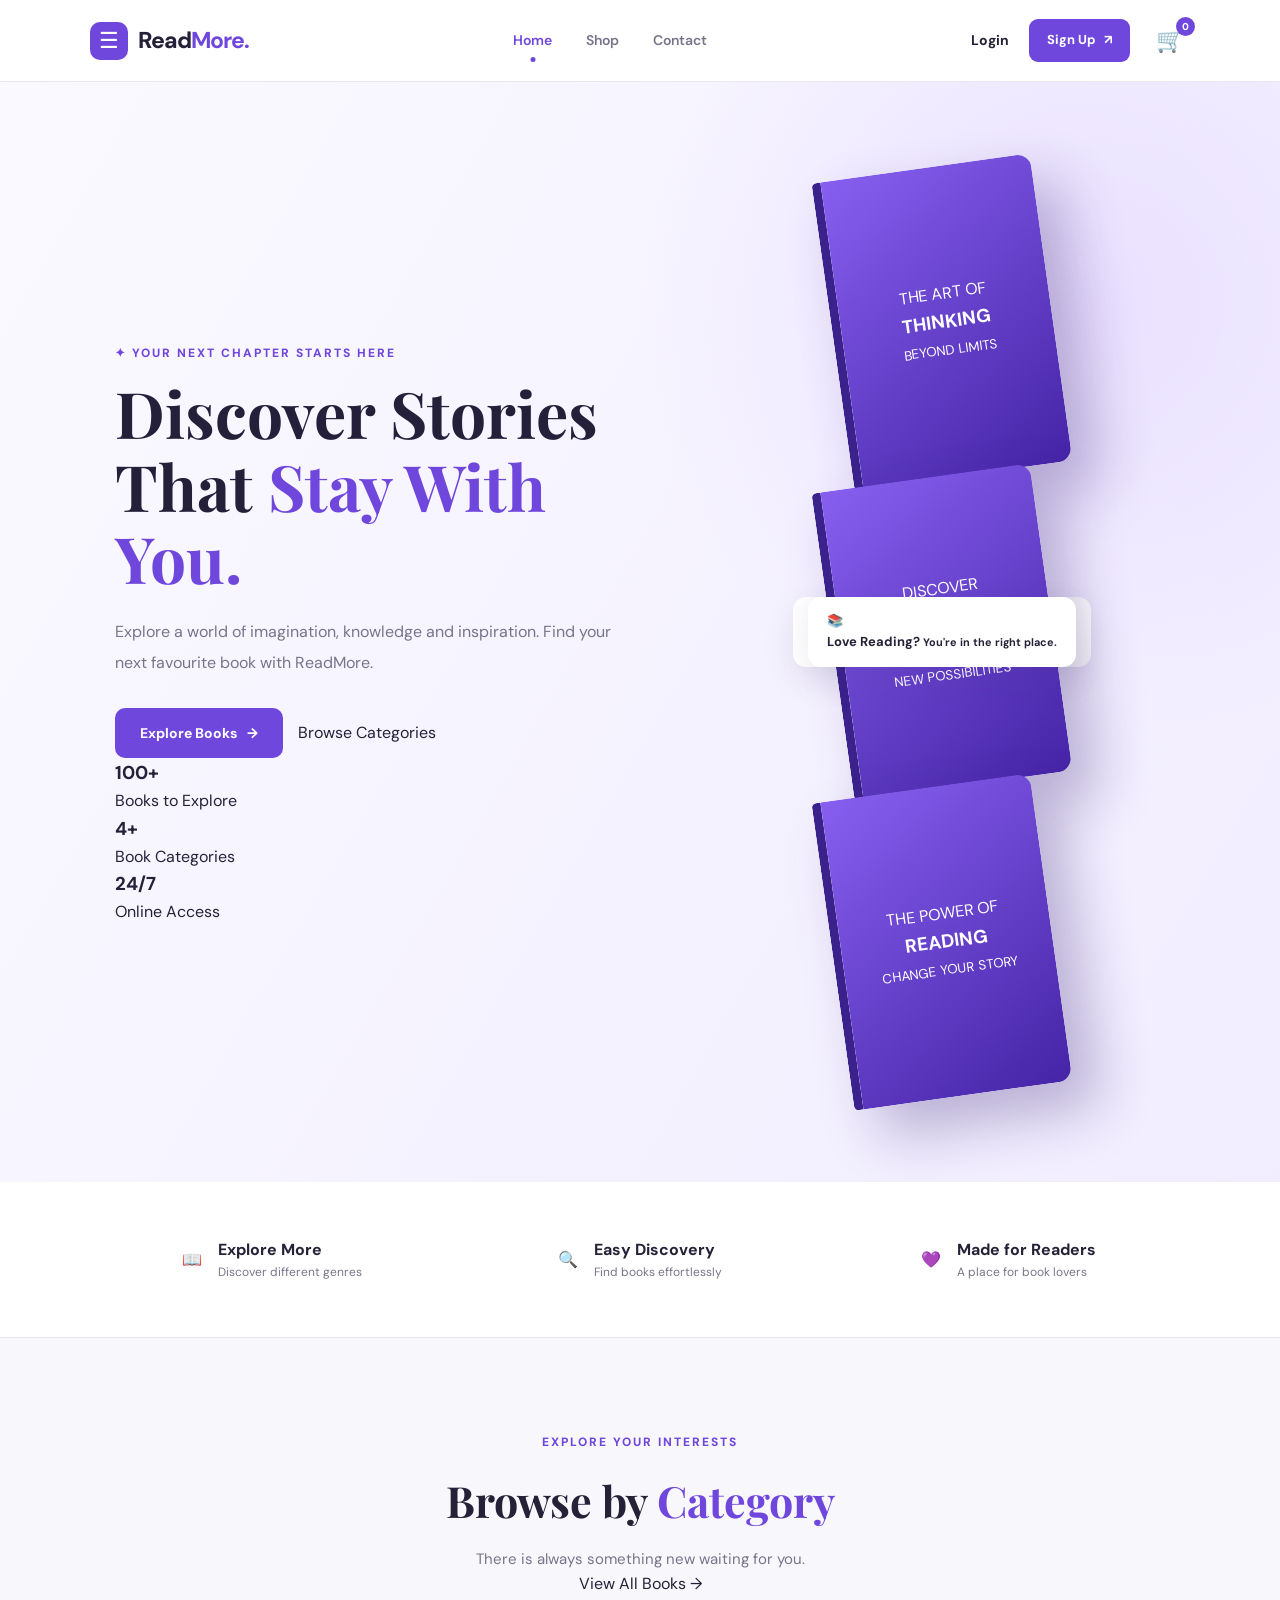
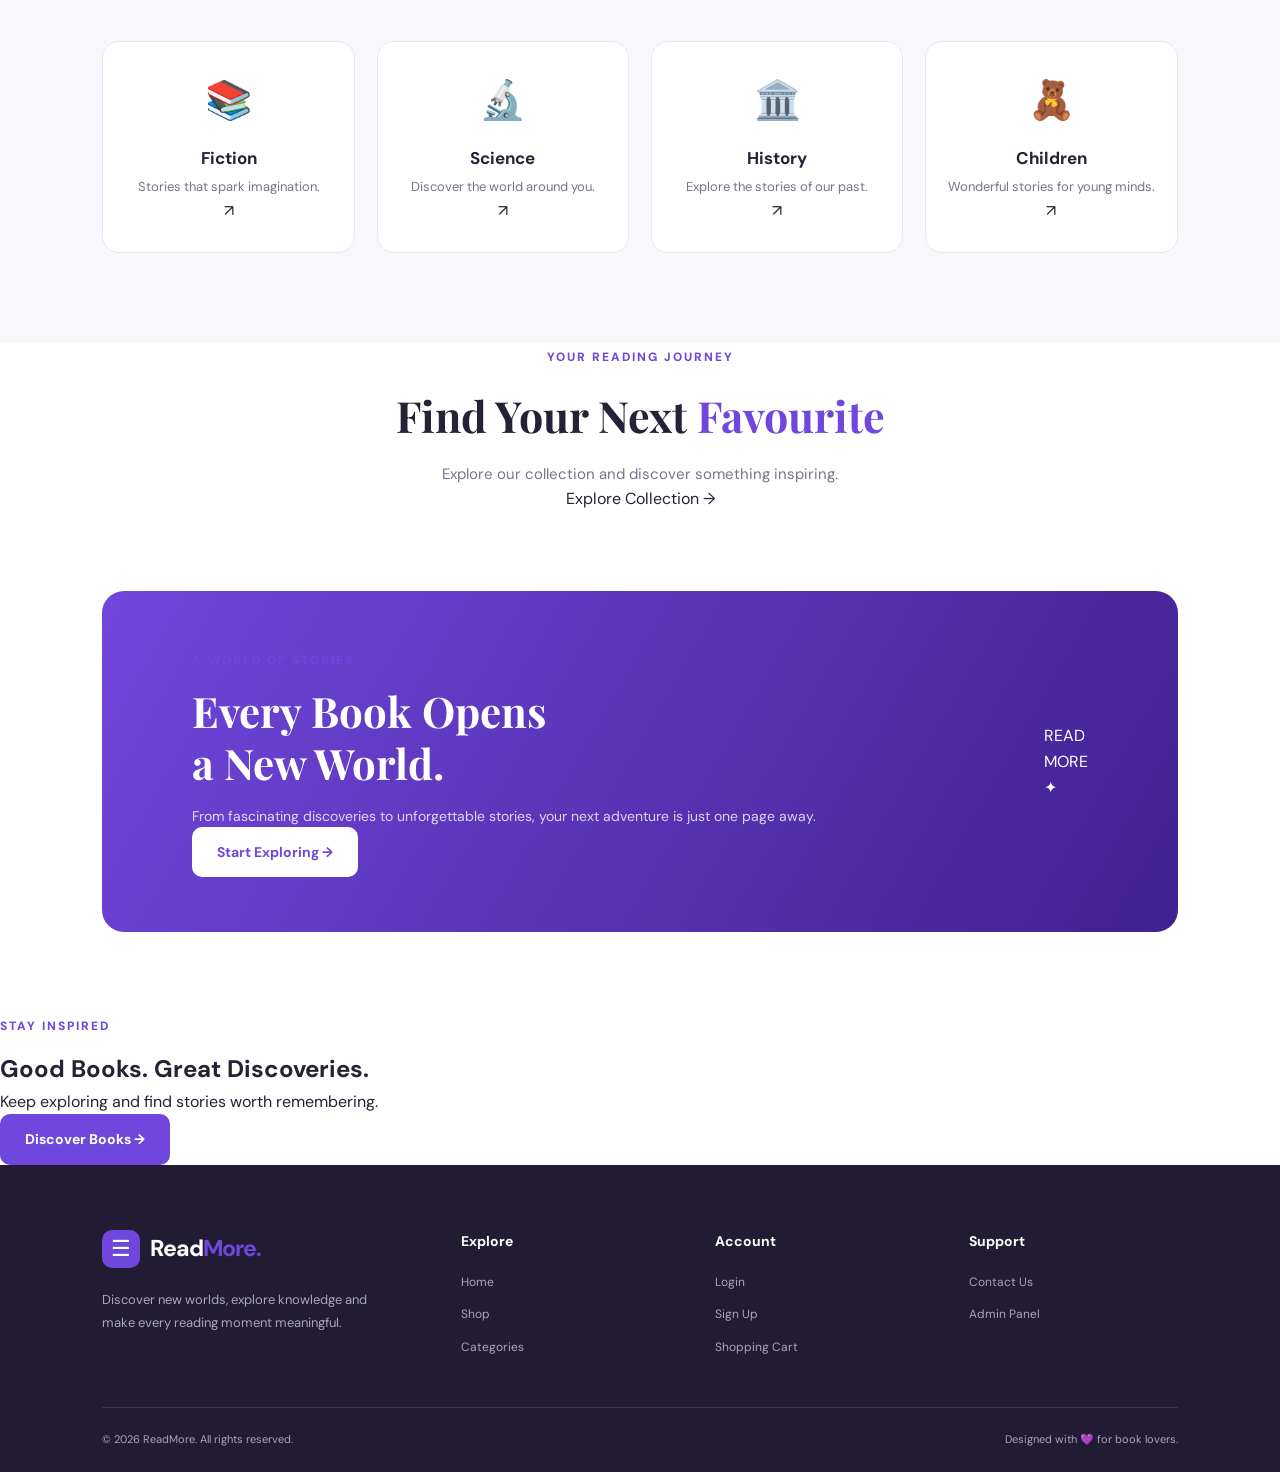
<file: index.html>
<!DOCTYPE html>
<html lang="en">
<head>
    <meta charset="UTF-8">
    <meta name="viewport" content="width=device-width, initial-scale=1.0">

    <meta name="description" content="ReadMore - Discover your next favourite book. Explore fiction, science, history and children's books.">
    <meta name="theme-color" content="#6c45d9">

    <title>ReadMore | Discover Your Next Favourite Book</title>

    <link rel="preconnect" href="https://fonts.googleapis.com">
    <link rel="preconnect" href="https://fonts.gstatic.com" crossorigin>

    <link href="https://fonts.googleapis.com/css2?family=DM+Sans:wght@400;500;600;700;800&family=Playfair+Display:wght@600;700;800&display=swap" rel="stylesheet">

    <link rel="stylesheet" href="style.css">
</head>

<body>

<!-- NAVIGATION -->
<header class="navbar">

    <a href="index.html" class="logo">
        <span class="logo-icon">☰</span>
        <span class="logo-text">Read<b>More.</b></span>
    </a>

    <nav class="nav-links">
        <a href="index.html" class="active">Home</a>
        <a href="shop.html">Shop</a>
        <a href="contact.html">Contact</a>
    </nav>

    <div class="nav-actions">

        <a href="login.html" class="login-link">Login</a>

        <a href="signup.html" class="signup-btn">
            Sign Up
            <span>↗</span>
        </a>

        <a href="cart.html" class="cart-link" aria-label="Shopping cart">
            🛒
            <span class="cart-badge" id="cartCount">0</span>
        </a>

    </div>

</header>


<!-- HERO SECTION -->
<main>

<section class="hero">

    <div class="hero-content">

        <span class="eyebrow">
            ✦ YOUR NEXT CHAPTER STARTS HERE
        </span>

        <h1>
            Discover Stories<br>
            That <span>Stay With You.</span>
        </h1>

        <p>
            Explore a world of imagination, knowledge and inspiration.
            Find your next favourite book with ReadMore.
        </p>

        <div class="hero-buttons">

            <a href="shop.html" class="primary-btn">
                Explore Books <span>→</span>
            </a>

            <a href="#categories" class="secondary-btn">
                Browse Categories
            </a>

        </div>

        <div class="hero-stats">

            <div>
                <h3>100+</h3>
                <span>Books to Explore</span>
            </div>

            <div>
                <h3>4+</h3>
                <span>Book Categories</span>
            </div>

            <div>
                <h3>24/7</h3>
                <span>Online Access</span>
            </div>

        </div>

    </div>


    <!-- HERO BOOK DISPLAY -->
    <div class="hero-visual">

        <div class="hero-decoration decoration-one"></div>
        <div class="hero-decoration decoration-two"></div>

        <div class="floating-card floating-card-top">
            <span>⭐</span>
            <div>
                <strong>Find Your Next Read</strong>
                <small>Explore something new</small>
            </div>
        </div>

        <div class="hero-book-stack">

            <div class="hero-book book-back">
                <div class="book-cover-content">
                    <span>THE ART OF</span>
                    <h3>THINKING</h3>
                    <small>BEYOND LIMITS</small>
                </div>
            </div>

            <div class="hero-book book-middle">
                <div class="book-cover-content">
                    <span>DISCOVER</span>
                    <h3>YOUR<br>WORLD</h3>
                    <small>NEW POSSIBILITIES</small>
                </div>
            </div>

            <div class="hero-book book-front">
                <div class="book-cover-content">
                    <span>THE POWER OF</span>
                    <h3>READING</h3>
                    <small>CHANGE YOUR STORY</small>
                </div>
            </div>

        </div>

        <div class="floating-card floating-card-bottom">
            <span>📚</span>
            <div>
                <strong>Love Reading?</strong>
                <small>You're in the right place.</small>
            </div>
        </div>

    </div>

</section>


<!-- TRUST SECTION -->
<section class="trust-section">

    <div class="trust-item">
        <span>📖</span>
        <div>
            <strong>Explore More</strong>
            <p>Discover different genres</p>
        </div>
    </div>

    <div class="trust-item">
        <span>🔍</span>
        <div>
            <strong>Easy Discovery</strong>
            <p>Find books effortlessly</p>
        </div>
    </div>

    <div class="trust-item">
        <span>💜</span>
        <div>
            <strong>Made for Readers</strong>
            <p>A place for book lovers</p>
        </div>
    </div>

</section>


<!-- CATEGORIES -->
<section class="categories-section" id="categories">

    <div class="section-heading">

        <div>
            <span class="eyebrow">EXPLORE YOUR INTERESTS</span>
            <h2>Browse by <span>Category</span></h2>
            <p>There is always something new waiting for you.</p>
        </div>

        <a href="shop.html" class="text-link">
            View All Books →
        </a>

    </div>


    <div class="category-grid">

        <a href="shop.html?category=Fiction" class="category-card category-fiction">

            <div class="category-icon">📚</div>

            <div>
                <h3>Fiction</h3>
                <p>Stories that spark imagination.</p>
            </div>

            <span class="category-arrow">↗</span>

        </a>


        <a href="shop.html?category=Science" class="category-card category-science">

            <div class="category-icon">🔬</div>

            <div>
                <h3>Science</h3>
                <p>Discover the world around you.</p>
            </div>

            <span class="category-arrow">↗</span>

        </a>


        <a href="shop.html?category=History" class="category-card category-history">

            <div class="category-icon">🏛️</div>

            <div>
                <h3>History</h3>
                <p>Explore the stories of our past.</p>
            </div>

            <span class="category-arrow">↗</span>

        </a>


        <a href="shop.html?category=Children" class="category-card category-children">

            <div class="category-icon">🧸</div>

            <div>
                <h3>Children</h3>
                <p>Wonderful stories for young minds.</p>
            </div>

            <span class="category-arrow">↗</span>

        </a>

    </div>

</section>


<!-- FEATURED SECTION -->
<section class="featured-section">

    <div class="section-heading">

        <div>
            <span class="eyebrow">YOUR READING JOURNEY</span>
            <h2>Find Your Next <span>Favourite</span></h2>
            <p>Explore our collection and discover something inspiring.</p>
        </div>

        <a href="shop.html" class="text-link">
            Explore Collection →
        </a>

    </div>


    <div class="featured-banner">

        <div class="featured-banner-content">

            <span class="eyebrow">A WORLD OF STORIES</span>

            <h2>
                Every Book Opens<br>
                a New World.
            </h2>

            <p>
                From fascinating discoveries to unforgettable stories,
                your next adventure is just one page away.
            </p>

            <a href="shop.html" class="primary-btn">
                Start Exploring →
            </a>

        </div>

        <div class="featured-banner-visual">
            <div class="banner-book">READ<br>MORE</div>
            <div class="banner-circle"></div>
            <div class="banner-star">✦</div>
        </div>

    </div>

</section>


<!-- NEWSLETTER -->
<section class="newsletter-section">

    <div class="newsletter-content">

        <span class="eyebrow">STAY INSPIRED</span>

        <h2>Good Books. Great Discoveries.</h2>

        <p>
            Keep exploring and find stories worth remembering.
        </p>

        <a href="shop.html" class="primary-btn">
            Discover Books →
        </a>

    </div>

</section>

</main>


<!-- FOOTER -->
<footer class="footer">

    <div class="footer-main">

        <div class="footer-brand">

            <a href="index.html" class="logo">
                <span class="logo-icon">☰</span>
                <span class="logo-text">Read<b>More.</b></span>
            </a>

            <p>
                Discover new worlds, explore knowledge
                and make every reading moment meaningful.
            </p>

        </div>


        <div class="footer-column">

            <h3>Explore</h3>

            <a href="index.html">Home</a>
            <a href="shop.html">Shop</a>
            <a href="#categories">Categories</a>

        </div>


        <div class="footer-column">

            <h3>Account</h3>

            <a href="login.html">Login</a>
            <a href="signup.html">Sign Up</a>
            <a href="cart.html">Shopping Cart</a>

        </div>


        <div class="footer-column">

            <h3>Support</h3>

            <a href="contact.html">Contact Us</a>
            <a href="admin.html">Admin Panel</a>

        </div>

    </div>


    <div class="footer-bottom">

        <p>© <span id="currentYear"></span> ReadMore. All rights reserved.</p>

        <p>Designed with 💜 for book lovers.</p>

    </div>

</footer>


<script>
    // Update footer year
    document.getElementById("currentYear").textContent =
        new Date().getFullYear();

    // Display shopping cart count
    function updateCartCount() {
        const badge = document.getElementById("cartCount");

        try {
            const cart = JSON.parse(
                localStorage.getItem("readmore-cart") || "[]"
            );

            const count = Array.isArray(cart)
                ? cart.reduce((total, item) => {
                    return total + Math.max(0, Number(item.quantity) || 0);
                }, 0)
                : 0;

            badge.textContent = count;
        } catch (error) {
            badge.textContent = "0";
        }
    }

    updateCartCount();
</script>

</body>
</html>
</file>
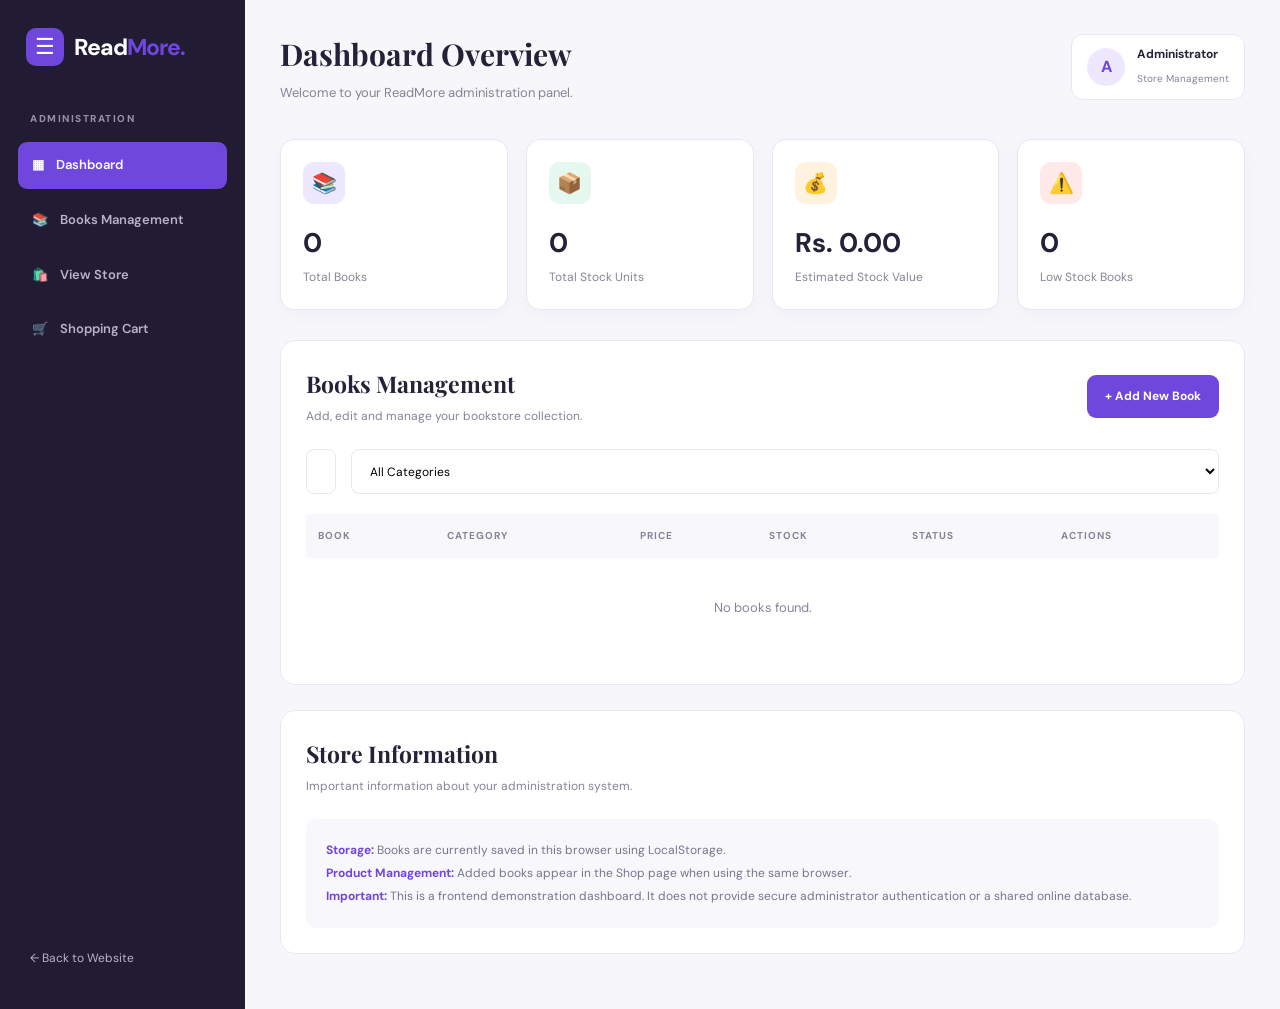
<file: admin.html>
<!DOCTYPE html>
<html lang="en">

<head>
    <meta charset="UTF-8">
    <meta name="viewport" content="width=device-width, initial-scale=1.0">

    <meta name="description" content="ReadMore bookstore administration dashboard.">

    <title>Admin Dashboard | ReadMore</title>

    <link rel="preconnect" href="https://fonts.googleapis.com">
    <link rel="preconnect" href="https://fonts.gstatic.com" crossorigin>

    <link href="https://fonts.googleapis.com/css2?family=DM+Sans:wght@400;500;600;700;800&family=Playfair+Display:wght@600;700;800&display=swap" rel="stylesheet">

    <link rel="stylesheet" href="style.css">

    <style>

        /* =================================
           ADMIN DASHBOARD STYLES
           ================================= */

        .admin-layout {
            min-height: 100vh;
            display: flex;
            background: #f7f6fb;
        }

        .admin-sidebar {
            width: 245px;
            background: #211c34;
            color: white;
            padding: 28px 18px;
            display: flex;
            flex-direction: column;
            flex-shrink: 0;
        }

        .admin-sidebar .logo {
            margin: 0 0 45px 8px;
        }

        .admin-sidebar .logo-text {
            color: white;
        }

        .admin-sidebar-label {
            color: #9690a9;
            font-size: 10px;
            font-weight: 800;
            letter-spacing: 1.5px;
            padding: 0 12px;
            margin-bottom: 15px;
        }

        .admin-menu {
            display: flex;
            flex-direction: column;
            gap: 8px;
        }

        .admin-menu a {
            padding: 13px 14px;
            border-radius: 9px;
            color: #b8b2ca;
            font-size: 13px;
            font-weight: 600;
            display: flex;
            gap: 12px;
            align-items: center;
            transition: 0.3s;
        }

        .admin-menu a:hover,
        .admin-menu a.active {
            background: #7047dc;
            color: white;
        }

        .admin-sidebar-bottom {
            margin-top: auto;
            padding-top: 30px;
        }

        .admin-sidebar-bottom a {
            display: block;
            padding: 12px;
            color: #b8b2ca;
            font-size: 12px;
        }

        .admin-main {
            flex: 1;
            min-width: 0;
            padding: 30px 35px;
        }

        .admin-topbar {
            display: flex;
            justify-content: space-between;
            align-items: center;
            gap: 20px;
            margin-bottom: 35px;
        }

        .admin-topbar h1 {
            font-family: 'Playfair Display', serif;
            font-size: 30px;
            color: #252238;
        }

        .admin-topbar p {
            color: #888397;
            font-size: 13px;
            margin-top: 5px;
        }

        .admin-user {
            display: flex;
            align-items: center;
            gap: 12px;
            background: white;
            border: 1px solid #eae7f2;
            border-radius: 12px;
            padding: 10px 15px;
        }

        .admin-avatar {
            width: 38px;
            height: 38px;
            border-radius: 50%;
            background: #eee8ff;
            color: #7047dc;
            display: grid;
            place-items: center;
            font-weight: 800;
        }

        .admin-user strong {
            display: block;
            font-size: 12px;
        }

        .admin-user span {
            font-size: 10px;
            color: #888397;
        }

        .admin-stats {
            display: grid;
            grid-template-columns: repeat(4, 1fr);
            gap: 18px;
            margin-bottom: 30px;
        }

        .admin-stat-card {
            background: white;
            border: 1px solid #eae7f2;
            padding: 22px;
            border-radius: 14px;
            box-shadow: 0 5px 20px rgba(40, 30, 70, 0.03);
        }

        .admin-stat-top {
            display: flex;
            justify-content: space-between;
            align-items: center;
            margin-bottom: 17px;
        }

        .admin-stat-icon {
            width: 42px;
            height: 42px;
            display: grid;
            place-items: center;
            border-radius: 11px;
            background: #eee8ff;
            font-size: 20px;
        }

        .admin-stat-card:nth-child(2) .admin-stat-icon {
            background: #e4f8ef;
        }

        .admin-stat-card:nth-child(3) .admin-stat-icon {
            background: #fff3df;
        }

        .admin-stat-card:nth-child(4) .admin-stat-icon {
            background: #ffe9e9;
        }

        .admin-stat-card h3 {
            font-size: 27px;
            color: #252238;
            margin-bottom: 4px;
        }

        .admin-stat-card p {
            font-size: 12px;
            color: #888397;
        }

        .admin-content-card {
            background: white;
            border: 1px solid #eae7f2;
            border-radius: 15px;
            padding: 25px;
            margin-bottom: 25px;
        }

        .admin-section-heading {
            display: flex;
            align-items: center;
            justify-content: space-between;
            gap: 15px;
            margin-bottom: 23px;
        }

        .admin-section-heading h2 {
            font-family: 'Playfair Display', serif;
            font-size: 23px;
        }

        .admin-section-heading p {
            font-size: 12px;
            color: #888397;
            margin-top: 4px;
        }

        .admin-primary-btn {
            padding: 12px 18px;
            background: #7047dc;
            color: white;
            border: none;
            border-radius: 9px;
            font-size: 12px;
            font-weight: 700;
            transition: 0.3s;
        }

        .admin-primary-btn:hover {
            background: #5632bb;
            transform: translateY(-2px);
        }

        .admin-toolbar {
            display: flex;
            justify-content: space-between;
            gap: 15px;
            margin-bottom: 20px;
        }

        .admin-search {
            flex: 1;
            max-width: 400px;
        }

        .admin-search input,
        .admin-toolbar select {
            width: 100%;
            padding: 12px 14px;
            border: 1px solid #eae7f2;
            border-radius: 8px;
            outline: none;
            font-size: 12px;
            background: white;
        }

        .admin-search input:focus,
        .admin-toolbar select:focus {
            border-color: #7047dc;
        }

        .admin-table-wrapper {
            width: 100%;
            overflow-x: auto;
        }

        .admin-table {
            width: 100%;
            border-collapse: collapse;
            min-width: 700px;
        }

        .admin-table th {
            text-align: left;
            padding: 14px 12px;
            background: #f8f7fc;
            color: #888397;
            font-size: 10px;
            letter-spacing: 1px;
            text-transform: uppercase;
        }

        .admin-table td {
            padding: 15px 12px;
            border-bottom: 1px solid #eeeaf4;
            font-size: 12px;
            vertical-align: middle;
        }

        .admin-table tr:last-child td {
            border-bottom: none;
        }

        .admin-book-info {
            display: flex;
            align-items: center;
            gap: 12px;
            min-width: 190px;
        }

        .admin-book-cover {
            width: 42px;
            height: 55px;
            background: #eee8ff;
            border-radius: 5px;
            overflow: hidden;
            display: grid;
            place-items: center;
            flex-shrink: 0;
            color: #7047dc;
        }

        .admin-book-cover img {
            width: 100%;
            height: 100%;
            object-fit: cover;
        }

        .admin-book-info strong {
            display: block;
            font-size: 12px;
            margin-bottom: 4px;
        }

        .admin-book-info span {
            font-size: 10px;
            color: #888397;
        }

        .admin-category-badge {
            display: inline-block;
            background: #eee8ff;
            color: #7047dc;
            padding: 6px 10px;
            border-radius: 20px;
            font-size: 10px;
            font-weight: 700;
        }

        .stock-badge {
            display: inline-block;
            padding: 6px 10px;
            border-radius: 20px;
            font-size: 10px;
            font-weight: 700;
        }

        .stock-good {
            color: #138a58;
            background: #e4f8ef;
        }

        .stock-low {
            color: #b87915;
            background: #fff3df;
        }

        .stock-out {
            color: #d64b4b;
            background: #ffe9e9;
        }

        .admin-actions {
            display: flex;
            gap: 7px;
        }

        .admin-action-btn {
            width: 30px;
            height: 30px;
            border: none;
            border-radius: 7px;
            background: #f3efff;
            color: #7047dc;
            font-size: 13px;
        }

        .admin-action-btn.delete {
            background: #fff0f0;
            color: #dc4b4b;
        }

        .admin-action-btn:hover {
            opacity: 0.7;
        }

        .admin-empty {
            padding: 40px 15px;
            text-align: center;
            color: #888397;
            font-size: 13px;
        }

        /* FORM MODAL */

        .admin-modal {
            position: fixed;
            inset: 0;
            z-index: 3000;
            display: none;
            align-items: center;
            justify-content: center;
            padding: 20px;
        }

        .admin-modal.active {
            display: flex;
        }

        .admin-modal-overlay {
            position: absolute;
            inset: 0;
            background: rgba(25, 19, 43, 0.7);
            backdrop-filter: blur(4px);
        }

        .admin-modal-content {
            position: relative;
            z-index: 1;
            background: white;
            width: 100%;
            max-width: 650px;
            max-height: 90vh;
            overflow-y: auto;
            border-radius: 16px;
            padding: 30px;
        }

        .admin-modal-header {
            display: flex;
            justify-content: space-between;
            align-items: center;
            margin-bottom: 25px;
        }

        .admin-modal-header h2 {
            font-family: 'Playfair Display', serif;
            font-size: 25px;
        }

        .admin-modal-close {
            width: 35px;
            height: 35px;
            border: none;
            background: #f3f0fa;
            border-radius: 50%;
            font-size: 16px;
        }

        .admin-form-grid {
            display: grid;
            grid-template-columns: 1fr 1fr;
            gap: 18px;
        }

        .admin-form-group {
            display: flex;
            flex-direction: column;
            gap: 7px;
        }

        .admin-form-group.full {
            grid-column: 1 / 3;
        }

        .admin-form-group label {
            font-size: 11px;
            font-weight: 800;
            color: #514b63;
        }

        .admin-form-group input,
        .admin-form-group select,
        .admin-form-group textarea {
            width: 100%;
            padding: 12px;
            border: 1px solid #e7e3ef;
            border-radius: 8px;
            outline: none;
            font-size: 12px;
            background: white;
        }

        .admin-form-group input:focus,
        .admin-form-group select:focus,
        .admin-form-group textarea:focus {
            border-color: #7047dc;
        }

        .admin-form-group textarea {
            min-height: 90px;
            resize: vertical;
        }

        .admin-image-preview {
            width: 100px;
            height: 130px;
            border-radius: 8px;
            background: #f3efff;
            border: 1px dashed #b7a4ef;
            display: grid;
            place-items: center;
            overflow: hidden;
            color: #7047dc;
            font-size: 25px;
        }

        .admin-image-preview img {
            width: 100%;
            height: 100%;
            object-fit: cover;
        }

        .admin-form-actions {
            display: flex;
            justify-content: flex-end;
            gap: 10px;
            margin-top: 25px;
        }

        .admin-cancel-btn {
            padding: 12px 18px;
            border: 1px solid #e7e3ef;
            background: white;
            border-radius: 8px;
            font-size: 12px;
            font-weight: 700;
        }

        .admin-toast {
            position: fixed;
            right: 25px;
            bottom: 25px;
            z-index: 5000;
            padding: 14px 20px;
            background: #25203a;
            color: white;
            border-radius: 9px;
            font-size: 12px;
            opacity: 0;
            visibility: hidden;
            transform: translateY(15px);
            transition: 0.3s;
        }

        .admin-toast.show {
            opacity: 1;
            visibility: visible;
            transform: translateY(0);
        }

        /* RESPONSIVE */

        @media (max-width: 1100px) {

            .admin-stats {
                grid-template-columns: repeat(2, 1fr);
            }

            .admin-main {
                padding: 25px;
            }

        }

        @media (max-width: 750px) {

            .admin-layout {
                flex-direction: column;
            }

            .admin-sidebar {
                width: 100%;
                padding: 17px;
            }

            .admin-sidebar .logo {
                margin-bottom: 20px;
            }

            .admin-menu {
                flex-direction: row;
                overflow-x: auto;
            }

            .admin-menu a {
                white-space: nowrap;
                font-size: 11px;
                padding: 10px;
            }

            .admin-sidebar-label,
            .admin-sidebar-bottom {
                display: none;
            }

            .admin-main {
                padding: 22px 15px;
            }

            .admin-topbar h1 {
                font-size: 24px;
            }

            .admin-user {
                padding: 7px;
            }

            .admin-user > div:last-child {
                display: none;
            }

            .admin-section-heading {
                align-items: flex-start;
                flex-direction: column;
            }

            .admin-toolbar {
                flex-direction: column;
            }

            .admin-search {
                max-width: none;
            }

        }

        @media (max-width: 480px) {

            .admin-stats {
                grid-template-columns: 1fr 1fr;
                gap: 10px;
            }

            .admin-stat-card {
                padding: 14px;
            }

            .admin-stat-card h3 {
                font-size: 22px;
            }

            .admin-stat-card p {
                font-size: 10px;
            }

            .admin-stat-icon {
                width: 34px;
                height: 34px;
                font-size: 16px;
            }

            .admin-content-card {
                padding: 15px;
            }

            .admin-form-grid {
                grid-template-columns: 1fr;
            }

            .admin-form-group.full {
                grid-column: auto;
            }

            .admin-modal-content {
                padding: 20px;
            }

        }

    </style>

</head>

<body>

<div class="admin-layout">

    <!-- SIDEBAR -->

    <aside class="admin-sidebar">

        <a href="index.html" class="logo">

            <span class="logo-icon">☰</span>

            <span class="logo-text">
                Read<b>More.</b>
            </span>

        </a>


        <div class="admin-sidebar-label">
            ADMINISTRATION
        </div>


        <nav class="admin-menu">

            <a href="#dashboard" class="active">
                <span>▦</span>
                Dashboard
            </a>

            <a href="#books">
                <span>📚</span>
                Books Management
            </a>

            <a href="shop.html">
                <span>🛍️</span>
                View Store
            </a>

            <a href="cart.html">
                <span>🛒</span>
                Shopping Cart
            </a>

        </nav>


        <div class="admin-sidebar-bottom">

            <a href="index.html">← Back to Website</a>

        </div>

    </aside>


    <!-- MAIN CONTENT -->

    <main class="admin-main" id="dashboard">


        <!-- TOP BAR -->

        <div class="admin-topbar">

            <div>

                <h1>Dashboard Overview</h1>

                <p>Welcome to your ReadMore administration panel.</p>

            </div>


            <div class="admin-user">

                <div class="admin-avatar">A</div>

                <div>

                    <strong>Administrator</strong>

                    <span>Store Management</span>

                </div>

            </div>

        </div>


        <!-- STATISTICS -->

        <section class="admin-stats">

            <div class="admin-stat-card">

                <div class="admin-stat-top">

                    <div class="admin-stat-icon">📚</div>

                </div>

                <h3 id="totalBooks">0</h3>

                <p>Total Books</p>

            </div>


            <div class="admin-stat-card">

                <div class="admin-stat-top">

                    <div class="admin-stat-icon">📦</div>

                </div>

                <h3 id="totalStock">0</h3>

                <p>Total Stock Units</p>

            </div>


            <div class="admin-stat-card">

                <div class="admin-stat-top">

                    <div class="admin-stat-icon">💰</div>

                </div>

                <h3 id="totalValue">Rs. 0</h3>

                <p>Estimated Stock Value</p>

            </div>


            <div class="admin-stat-card">

                <div class="admin-stat-top">

                    <div class="admin-stat-icon">⚠️</div>

                </div>

                <h3 id="lowStock">0</h3>

                <p>Low Stock Books</p>

            </div>

        </section>


        <!-- BOOK MANAGEMENT -->

        <section class="admin-content-card" id="books">


            <div class="admin-section-heading">

                <div>

                    <h2>Books Management</h2>

                    <p>Add, edit and manage your bookstore collection.</p>

                </div>


                <button
                    type="button"
                    class="admin-primary-btn"
                    id="addBookBtn"
                >
                    + Add New Book
                </button>

            </div>


            <!-- SEARCH -->

            <div class="admin-toolbar">

                <div class="admin-search">

                    <input
                        type="search"
                        id="adminSearch"
                        placeholder="Search by title or author..."
                        aria-label="Search books"
                    >

                </div>


                <select id="categoryFilter" aria-label="Filter by category">

                    <option value="All">All Categories</option>

                    <option value="Fiction">Fiction</option>

                    <option value="Science">Science</option>

                    <option value="History">History</option>

                    <option value="Children">Children</option>

                </select>

            </div>


            <!-- TABLE -->

            <div class="admin-table-wrapper">

                <table class="admin-table">

                    <thead>

                        <tr>

                            <th>Book</th>

                            <th>Category</th>

                            <th>Price</th>

                            <th>Stock</th>

                            <th>Status</th>

                            <th>Actions</th>

                        </tr>

                    </thead>


                    <tbody id="adminBookTable">

                    </tbody>

                </table>

                <div class="admin-empty" id="adminEmpty" hidden>
                    No books found.
                </div>

            </div>


        </section>


        <!-- INFORMATION -->

        <section class="admin-content-card">

            <div class="admin-section-heading">

                <div>

                    <h2>Store Information</h2>

                    <p>Important information about your administration system.</p>

                </div>

            </div>


            <div style="background:#f8f7fc;padding:20px;border-radius:10px;">

                <p style="font-size:12px;color:#77758a;line-height:1.9;">

                    <strong style="color:#7047dc;">Storage:</strong>
                    Books are currently saved in this browser using LocalStorage.

                    <br>

                    <strong style="color:#7047dc;">Product Management:</strong>
                    Added books appear in the Shop page when using the same browser.

                    <br>

                    <strong style="color:#7047dc;">Important:</strong>
                    This is a frontend demonstration dashboard.
                    It does not provide secure administrator authentication
                    or a shared online database.

                </p>

            </div>

        </section>


    </main>

</div>


<!-- ADD / EDIT MODAL -->

<div class="admin-modal" id="bookModal">

    <div class="admin-modal-overlay" id="modalOverlay"></div>


    <div class="admin-modal-content">

        <div class="admin-modal-header">

            <h2 id="modalHeading">Add New Book</h2>

            <button
                type="button"
                class="admin-modal-close"
                id="closeModal"
                aria-label="Close"
            >
                ✕
            </button>

        </div>


        <form id="bookForm">

            <div class="admin-form-grid">


                <div class="admin-form-group full">

                    <label for="bookTitle">Book Title *</label>

                    <input
                        type="text"
                        id="bookTitle"
                        maxlength="100"
                        placeholder="Enter book title"
                        required
                    >

                </div>


                <div class="admin-form-group">

                    <label for="bookAuthor">Author *</label>

                    <input
                        type="text"
                        id="bookAuthor"
                        maxlength="80"
                        placeholder="Enter author name"
                        required
                    >

                </div>


                <div class="admin-form-group">

                    <label for="bookCategory">Category *</label>

                    <select id="bookCategory" required>

                        <option value="">Select Category</option>

                        <option value="Fiction">Fiction</option>

                        <option value="Science">Science</option>

                        <option value="History">History</option>

                        <option value="Children">Children</option>

                    </select>

                </div>


                <div class="admin-form-group">

                    <label for="bookPrice">Price (Rs.) *</label>

                    <input
                        type="number"
                        id="bookPrice"
                        min="0.01"
                        step="0.01"
                        placeholder="1850.00"
                        required
                    >

                </div>


                <div class="admin-form-group">

                    <label for="bookStock">Stock Quantity *</label>

                    <input
                        type="number"
                        id="bookStock"
                        min="0"
                        step="1"
                        placeholder="10"
                        required
                    >

                </div>


                <div class="admin-form-group full">

                    <label for="bookDescription">Description</label>

                    <textarea
                        id="bookDescription"
                        maxlength="1000"
                        placeholder="Write a short book description..."
                    ></textarea>

                </div>


                <div class="admin-form-group">

                    <label for="bookTheme">Cover Theme</label>

                    <select id="bookTheme">

                        <option value="#7047dc">Purple</option>

                        <option value="#278a9d">Ocean Blue</option>

                        <option value="#245b8e">Dark Blue</option>

                        <option value="#c28b42">Golden</option>

                        <option value="#a75a35">Brown</option>

                        <option value="#59804c">Green</option>

                        <option value="#273f77">Midnight Blue</option>

                    </select>

                </div>


                <div class="admin-form-group">

                    <label for="bookImage">Book Cover Image</label>

                    <input
                        type="file"
                        id="bookImage"
                        accept="image/jpeg,image/png,image/webp"
                    >

                </div>


                <div class="admin-form-group full">

                    <label>Image Preview</label>

                    <div class="admin-image-preview" id="imagePreview">
                        📚
                    </div>

                    <small style="font-size:10px;color:#888397;">
                        Supported formats: JPG, PNG and WEBP.
                        Maximum file size: 1 MB.
                    </small>

                </div>


            </div>


            <div class="admin-form-actions">

                <button
                    type="button"
                    class="admin-cancel-btn"
                    id="cancelModal"
                >
                    Cancel
                </button>


                <button
                    type="submit"
                    class="admin-primary-btn"
                    id="saveBookBtn"
                >
                    Save Book
                </button>

            </div>


        </form>

    </div>

</div>


<!-- TOAST -->

<div class="admin-toast" id="adminToast" role="status" aria-live="polite"></div>


<script>

/* =========================================
   READMORE ADMIN DASHBOARD
   ========================================= */


const STORAGE_KEY = "readmore-admin-books";

let adminBooks = [];

let editingBookId = null;

let selectedImage = "";

let toastTimer;


/* DOM ELEMENTS */

const bookTable = document.getElementById("adminBookTable");

const bookModal = document.getElementById("bookModal");

const bookForm = document.getElementById("bookForm");

const imagePreview = document.getElementById("imagePreview");

const adminToast = document.getElementById("adminToast");


/* =========================================
   STORAGE FUNCTIONS
   ========================================= */


function loadBooks() {

    try {

        const storedBooks = JSON.parse(
            localStorage.getItem(STORAGE_KEY)
        );

        adminBooks = Array.isArray(storedBooks)
            ? storedBooks.filter(book =>
                book &&
                typeof book.id === "string" &&
                typeof book.title === "string" &&
                typeof book.author === "string" &&
                Number.isFinite(Number(book.price)) &&
                Number.isFinite(Number(book.stock))
            )
            : [];

    } catch (error) {

        adminBooks = [];

    }

}


function saveBooks() {

    try {

        localStorage.setItem(
            STORAGE_KEY,
            JSON.stringify(adminBooks)
        );

        return true;

    } catch (error) {

        showToast(
            "Unable to save data. Browser storage may be full."
        );

        return false;

    }

}


/* =========================================
   SAFE ELEMENT CREATION
   ========================================= */


function createElement(tag, className, text) {

    const element = document.createElement(tag);

    if (className) {
        element.className = className;
    }

    if (text !== undefined) {
        element.textContent = text;
    }

    return element;

}


function getSafeImageURL(value) {

    if (typeof value !== "string" || !value.trim()) {
        return "";
    }

    if (value.startsWith("data:image/")) {
        return value;
    }

    try {

        const url = new URL(value, window.location.href);

        if (
            url.protocol === "https:" ||
            url.protocol === "http:"
        ) {
            return url.href;
        }

    } catch (error) {

        return "";

    }

    return "";

}


/* =========================================
   DASHBOARD STATISTICS
   ========================================= */


function updateStatistics() {

    const totalBooks = adminBooks.length;

    const totalStock = adminBooks.reduce(
        (total, book) => total + Number(book.stock),
        0
    );

    const totalValue = adminBooks.reduce(
        (total, book) =>
            total + Number(book.price) * Number(book.stock),
        0
    );

    const lowStock = adminBooks.filter(
        book => Number(book.stock) <= 5
    ).length;


    document.getElementById("totalBooks").textContent =
        totalBooks;

    document.getElementById("totalStock").textContent =
        totalStock;

    document.getElementById("totalValue").textContent =
        "Rs. " + totalValue.toLocaleString(
            "en-LK",
            {
                minimumFractionDigits: 2,
                maximumFractionDigits: 2
            }
        );

    document.getElementById("lowStock").textContent =
        lowStock;

}


/* =========================================
   BOOK TABLE
   ========================================= */


function renderBooks() {

    bookTable.replaceChildren();

    const searchTerm = document
        .getElementById("adminSearch")
        .value.trim()
        .toLowerCase();

    const category = document
        .getElementById("categoryFilter")
        .value;


    const filteredBooks = adminBooks.filter(book => {

        const matchesSearch =
            book.title.toLowerCase().includes(searchTerm) ||
            book.author.toLowerCase().includes(searchTerm);

        const matchesCategory =
            category === "All" ||
            book.category === category;

        return matchesSearch && matchesCategory;

    });


    document.getElementById("adminEmpty").hidden =
        filteredBooks.length !== 0;


    filteredBooks.forEach(book => {

        const row = document.createElement("tr");


        /* BOOK INFORMATION */

        const bookCell = document.createElement("td");

        const bookInfo = createElement(
            "div",
            "admin-book-info"
        );

        const cover = createElement(
            "div",
            "admin-book-cover"
        );


        const imageURL = getSafeImageURL(
            Array.isArray(book.images)
                ? book.images[0]
                : book.image
        );


        if (imageURL) {

            const image = document.createElement("img");

            image.src = imageURL;

            image.alt = book.title;

            image.addEventListener("error", () => {
                image.remove();
                cover.textContent = "📚";
            });

            cover.appendChild(image);

        } else {

            cover.textContent = "📚";

        }


        const info = document.createElement("div");

        const title = createElement(
            "strong",
            "",
            book.title
        );

        const author = createElement(
            "span",
            "",
            book.author
        );

        info.append(title, author);

        bookInfo.append(cover, info);

        bookCell.appendChild(bookInfo);


        /* CATEGORY */

        const categoryCell = document.createElement("td");

        categoryCell.appendChild(
            createElement(
                "span",
                "admin-category-badge",
                book.category || "Other"
            )
        );


        /* PRICE */

        const priceCell = createElement(
            "td",
            "",
            "Rs. " + Number(book.price).toFixed(2)
        );


        /* STOCK */

        const stock = Number(book.stock);

        const stockCell = createElement(
            "td",
            "",
            String(stock)
        );


        /* STATUS */

        const statusCell = document.createElement("td");

        let statusText = "In Stock";

        let statusClass = "stock-good";

        if (stock <= 0) {

            statusText = "Out of Stock";

            statusClass = "stock-out";

        } else if (stock <= 5) {

            statusText = "Low Stock";

            statusClass = "stock-low";

        }

        statusCell.appendChild(
            createElement(
                "span",
                "stock-badge " + statusClass,
                statusText
            )
        );


        /* ACTIONS */

        const actionCell = document.createElement("td");

        const actions = createElement(
            "div",
            "admin-actions"
        );


        const editButton = createElement(
            "button",
            "admin-action-btn",
            "✏️"
        );

        editButton.type = "button";

        editButton.title = "Edit Book";

        editButton.setAttribute(
            "aria-label",
            "Edit " + book.title
        );

        editButton.addEventListener("click", () => {
            editBook(book.id);
        });


        const deleteButton = createElement(
            "button",
            "admin-action-btn delete",
            "🗑️"
        );

        deleteButton.type = "button";

        deleteButton.title = "Delete Book";

        deleteButton.setAttribute(
            "aria-label",
            "Delete " + book.title
        );

        deleteButton.addEventListener("click", () => {
            deleteBook(book.id);
        });


        actions.append(editButton, deleteButton);

        actionCell.appendChild(actions);


        row.append(
            bookCell,
            categoryCell,
            priceCell,
            stockCell,
            statusCell,
            actionCell
        );

        bookTable.appendChild(row);

    });


    updateStatistics();

}


/* =========================================
   MODAL MANAGEMENT
   ========================================= */


function openModal() {

    bookModal.classList.add("active");

    document.body.style.overflow = "hidden";

    document.getElementById("bookTitle").focus();

}


function closeModal() {

    bookModal.classList.remove("active");

    document.body.style.overflow = "";

    bookForm.reset();

    editingBookId = null;

    selectedImage = "";

    imagePreview.replaceChildren();

    imagePreview.textContent = "📚";

    document.getElementById("modalHeading").textContent =
        "Add New Book";

    document.getElementById("saveBookBtn").textContent =
        "Save Book";

}


/* =========================================
   ADD BOOK
   ========================================= */


document.getElementById("addBookBtn")
    .addEventListener("click", () => {

        editingBookId = null;

        selectedImage = "";

        bookForm.reset();

        imagePreview.replaceChildren();

        imagePreview.textContent = "📚";

        document.getElementById("modalHeading").textContent =
            "Add New Book";

        document.getElementById("saveBookBtn").textContent =
            "Save Book";

        openModal();

    });


/* =========================================
   IMAGE UPLOAD
   ========================================= */


document.getElementById("bookImage")
    .addEventListener("change", event => {

        const file = event.target.files[0];

        if (!file) return;


        const allowedTypes = [
            "image/jpeg",
            "image/png",
            "image/webp"
        ];


        if (!allowedTypes.includes(file.type)) {

            showToast("Please select a JPG, PNG or WEBP image.");

            event.target.value = "";

            return;

        }


        if (file.size > 1024 * 1024) {

            showToast("Image must be smaller than 1 MB.");

            event.target.value = "";

            return;

        }


        const reader = new FileReader();


        reader.onload = () => {

            if (typeof reader.result !== "string") {

                showToast("Unable to read image.");

                return;

            }


            selectedImage = reader.result;

            imagePreview.replaceChildren();


            const image = document.createElement("img");

            image.src = selectedImage;

            image.alt = "Book cover preview";

            imagePreview.appendChild(image);

        };


        reader.onerror = () => {

            showToast("Image upload failed.");

        };


        reader.readAsDataURL(file);

    });


/* =========================================
   SAVE BOOK
   ========================================= */


bookForm.addEventListener("submit", event => {

    event.preventDefault();


    const title = document
        .getElementById("bookTitle")
        .value.trim();

    const author = document
        .getElementById("bookAuthor")
        .value.trim();

    const category = document
        .getElementById("bookCategory")
        .value;

    const price = Number(
        document.getElementById("bookPrice").value
    );

    const stock = Number(
        document.getElementById("bookStock").value
    );

    const description = document
        .getElementById("bookDescription")
        .value.trim();

    const theme = document
        .getElementById("bookTheme")
        .value;


    /* VALIDATION */

    if (!title || !author || !category) {

        showToast("Please complete all required fields.");

        return;

    }


    if (!Number.isFinite(price) || price <= 0) {

        showToast("Please enter a valid book price.");

        return;

    }


    if (
        !Number.isInteger(stock) ||
        stock < 0
    ) {

        showToast("Please enter a valid stock quantity.");

        return;

    }


    const previousBook = editingBookId
        ? adminBooks.find(book => book.id === editingBookId)
        : null;


    const finalImage = selectedImage ||
        (
            previousBook
                ? (
                    Array.isArray(previousBook.images)
                        ? previousBook.images[0] || ""
                        : previousBook.image || ""
                )
                : ""
        );


    const bookData = {

        id: editingBookId || (
            "book-" + Date.now() + "-" +
            Math.random().toString(36).slice(2, 7)
        ),

        title: title,

        author: author,

        category: category,

        price: price,

        stock: stock,

        description: description,

        theme: theme,

        image: finalImage,

        images: finalImage ? [finalImage] : []

    };


    const previousBooks = [...adminBooks];


    if (editingBookId) {

        adminBooks = adminBooks.map(book =>
            book.id === editingBookId
                ? bookData
                : book
        );

    } else {

        adminBooks.push(bookData);

    }


    if (!saveBooks()) {

        adminBooks = previousBooks;

        return;

    }


    closeModal();

    renderBooks();


    showToast(
        editingBookId
            ? "Book updated successfully!"
            : "New book added successfully!"
    );

});


/* =========================================
   EDIT BOOK
   ========================================= */


function editBook(bookId) {

    const book = adminBooks.find(
        item => item.id === bookId
    );

    if (!book) return;


    editingBookId = bookId;

    selectedImage = "";


    document.getElementById("bookTitle").value =
        book.title;

    document.getElementById("bookAuthor").value =
        book.author;

    document.getElementById("bookCategory").value =
        book.category;

    document.getElementById("bookPrice").value =
        book.price;

    document.getElementById("bookStock").value =
        book.stock;

    document.getElementById("bookDescription").value =
        book.description || "";

    document.getElementById("bookTheme").value =
        book.theme || "#7047dc";


    const existingImage = getSafeImageURL(
        Array.isArray(book.images)
            ? book.images[0]
            : book.image
    );


    imagePreview.replaceChildren();


    if (existingImage) {

        const image = document.createElement("img");

        image.src = existingImage;

        image.alt = "Current book cover";

        imagePreview.appendChild(image);

    } else {

        imagePreview.textContent = "📚";

    }


    document.getElementById("modalHeading").textContent =
        "Edit Book";

    document.getElementById("saveBookBtn").textContent =
        "Update Book";


    openModal();

}


/* =========================================
   DELETE BOOK
   ========================================= */


function deleteBook(bookId) {

    const book = adminBooks.find(
        item => item.id === bookId
    );

    if (!book) return;


    const confirmed = confirm(
        "Are you sure you want to delete \"" +
        book.title +
        "\"?"
    );


    if (!confirmed) return;


    const previousBooks = [...adminBooks];


    adminBooks = adminBooks.filter(
        item => item.id !== bookId
    );


    if (!saveBooks()) {

        adminBooks = previousBooks;

        return;

    }


    renderBooks();

    showToast("Book deleted successfully.");

}


/* =========================================
   SEARCH AND FILTER
   ========================================= */


document.getElementById("adminSearch")
    .addEventListener("input", renderBooks);


document.getElementById("categoryFilter")
    .addEventListener("change", renderBooks);


/* =========================================
   MODAL CLOSE EVENTS
   ========================================= */


document.getElementById("closeModal")
    .addEventListener("click", closeModal);


document.getElementById("cancelModal")
    .addEventListener("click", closeModal);


document.getElementById("modalOverlay")
    .addEventListener("click", closeModal);


document.addEventListener("keydown", event => {

    if (
        event.key === "Escape" &&
        bookModal.classList.contains("active")
    ) {

        closeModal();

    }

});


/* =========================================
   TOAST MESSAGE
   ========================================= */


function showToast(message) {

    adminToast.textContent = message;

    adminToast.classList.add("show");

    clearTimeout(toastTimer);

    toastTimer = setTimeout(() => {

        adminToast.classList.remove("show");

    }, 2800);

}


/* =========================================
   INITIALIZE DASHBOARD
   ========================================= */


loadBooks();

renderBooks();


</script>

</body>

</html>
</file>
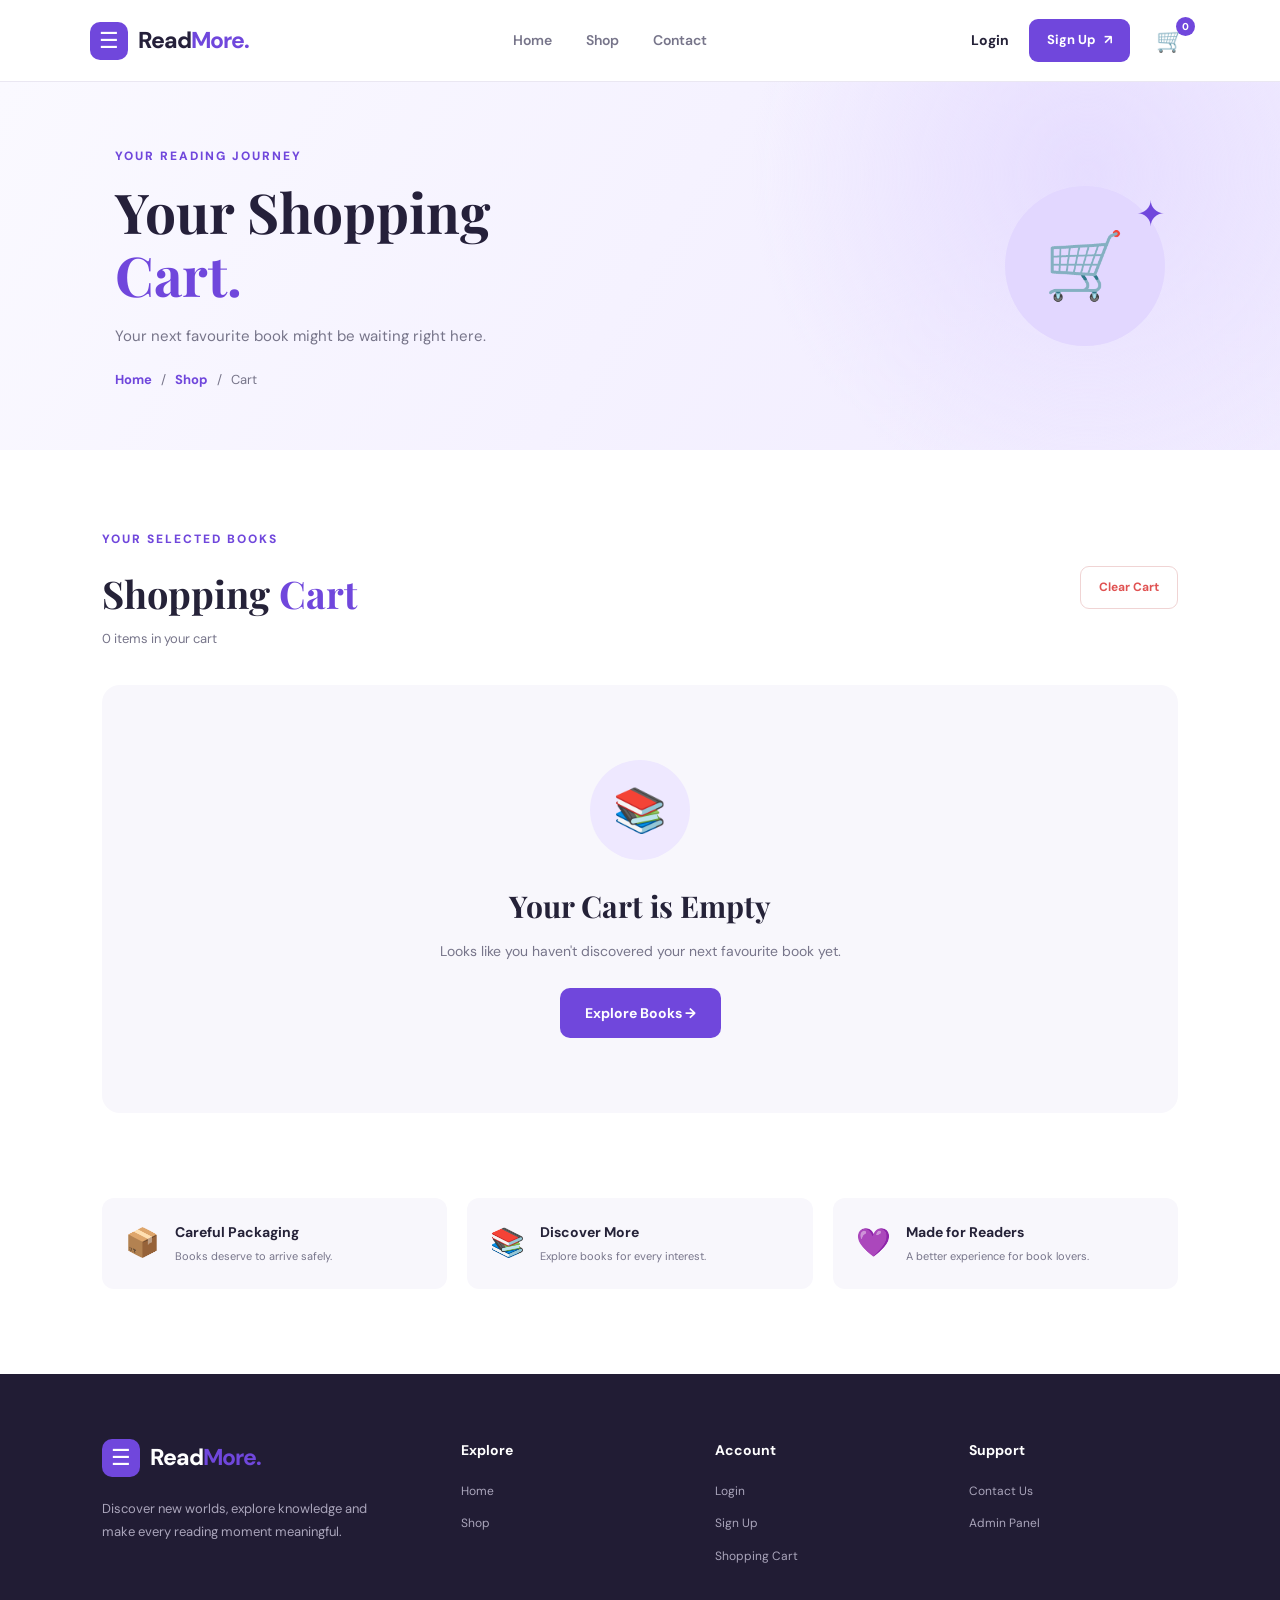
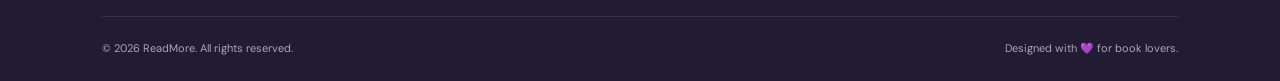
<file: cart.html>
<!DOCTYPE html>
<html lang="en">

<head>
    <meta charset="UTF-8">
    <meta name="viewport" content="width=device-width, initial-scale=1.0">

    <meta name="description" content="Review your selected books and manage your ReadMore shopping cart.">

    <meta name="theme-color" content="#7047dc">

    <title>Shopping Cart | ReadMore</title>

    <link rel="preconnect" href="https://fonts.googleapis.com">
    <link rel="preconnect" href="https://fonts.gstatic.com" crossorigin>

    <link href="https://fonts.googleapis.com/css2?family=DM+Sans:wght@400;500;600;700;800&family=Playfair+Display:wght@600;700;800&display=swap" rel="stylesheet">

    <link rel="stylesheet" href="style.css">
</head>

<body>

    <!-- NAVIGATION -->
    <header class="navbar">

        <a href="index.html" class="logo">
            <span class="logo-icon">☰</span>
            <span class="logo-text">Read<b>More.</b></span>
        </a>

        <nav class="nav-links">
            <a href="index.html">Home</a>
            <a href="shop.html">Shop</a>
            <a href="contact.html">Contact</a>
        </nav>

        <div class="nav-actions">

            <a href="login.html" class="login-link">Login</a>

            <a href="signup.html" class="signup-btn">
                Sign Up <span>↗</span>
            </a>

            <a href="cart.html" class="cart-link" aria-label="Shopping cart">
                🛒
                <span class="cart-badge" id="cartCount">0</span>
            </a>

        </div>

    </header>


    <main>

        <!-- CART HERO -->
        <section class="cart-hero">

            <div>

                <span class="eyebrow">YOUR READING JOURNEY</span>

                <h1>
                    Your Shopping<br>
                    <span>Cart.</span>
                </h1>

                <p>
                    Your next favourite book might be waiting right here.
                </p>

                <div class="shop-breadcrumb">
                    <a href="index.html">Home</a>
                    <span> / </span>
                    <a href="shop.html">Shop</a>
                    <span> / </span>
                    <span>Cart</span>
                </div>

            </div>

            <div class="cart-hero-icon">
                🛒
                <span>✦</span>
            </div>

        </section>


        <!-- CART CONTENT -->
        <section class="cart-container">

            <div class="cart-heading">

                <div>
                    <span class="eyebrow">YOUR SELECTED BOOKS</span>
                    <h2>Shopping <span>Cart</span></h2>
                    <p id="cartItemText">0 items in your cart</p>
                </div>

                <button
                    type="button"
                    class="clear-cart-btn"
                    id="clearCartBtn"
                >
                    Clear Cart
                </button>

            </div>


            <!-- EMPTY CART -->
            <div class="empty-cart" id="emptyCart" hidden>

                <div class="empty-cart-icon">📚</div>

                <h2>Your Cart is Empty</h2>

                <p>
                    Looks like you haven't discovered your next
                    favourite book yet.
                </p>

                <a href="shop.html" class="primary-btn">
                    Explore Books →
                </a>

            </div>


            <!-- CART LAYOUT -->
            <div class="cart-layout" id="cartLayout" hidden>


                <!-- CART ITEMS -->
                <div class="cart-items-section">

                    <div class="cart-table-heading">

                        <span>PRODUCT</span>
                        <span>PRICE</span>
                        <span>QUANTITY</span>
                        <span>TOTAL</span>

                    </div>

                    <div class="cart-items" id="cartItems">

                        <!-- Cart items rendered by JavaScript -->

                    </div>


                    <div class="continue-shopping">

                        <a href="shop.html">
                            ← Continue Shopping
                        </a>

                    </div>

                </div>


                <!-- ORDER SUMMARY -->
                <aside class="cart-summary">

                    <h2>Order Summary</h2>

                    <div class="summary-item">

                        <span>Subtotal</span>

                        <strong id="subtotal">Rs. 0.00</strong>

                    </div>


                    <div class="summary-item">

                        <span>Delivery</span>

                        <strong id="delivery">Rs. 0.00</strong>

                    </div>


                    <div class="summary-divider"></div>


                    <div class="summary-total">

                        <span>Total</span>

                        <strong id="grandTotal">Rs. 0.00</strong>

                    </div>


                    <p class="delivery-note">
                        Delivery charges are not included in this demo.
                        Final delivery fees would be calculated at checkout.
                    </p>


                    <button
                        type="button"
                        class="checkout-btn"
                        id="checkoutBtn"
                    >
                        Proceed to Checkout →
                    </button>


                    <div class="secure-checkout">

                        <span>🔒</span>

                        <p>Secure shopping experience</p>

                    </div>


                    <div class="payment-info">

                        <p>Payment methods</p>

                        <div class="payment-icons">
                            <span>VISA</span>
                            <span>MASTER</span>
                            <span>COD</span>
                        </div>

                    </div>

                </aside>

            </div>

        </section>


        <!-- CART BENEFITS -->
        <section class="cart-benefits">

            <div class="benefit-card">

                <span>📦</span>

                <div>
                    <h3>Careful Packaging</h3>
                    <p>Books deserve to arrive safely.</p>
                </div>

            </div>


            <div class="benefit-card">

                <span>📚</span>

                <div>
                    <h3>Discover More</h3>
                    <p>Explore books for every interest.</p>
                </div>

            </div>


            <div class="benefit-card">

                <span>💜</span>

                <div>
                    <h3>Made for Readers</h3>
                    <p>A better experience for book lovers.</p>
                </div>

            </div>

        </section>

    </main>


    <!-- FOOTER -->
    <footer class="footer">

        <div class="footer-main">

            <div class="footer-brand">

                <a href="index.html" class="logo">
                    <span class="logo-icon">☰</span>
                    <span class="logo-text">Read<b>More.</b></span>
                </a>

                <p>
                    Discover new worlds, explore knowledge
                    and make every reading moment meaningful.
                </p>

            </div>


            <div class="footer-column">

                <h3>Explore</h3>

                <a href="index.html">Home</a>
                <a href="shop.html">Shop</a>

            </div>


            <div class="footer-column">

                <h3>Account</h3>

                <a href="login.html">Login</a>
                <a href="signup.html">Sign Up</a>
                <a href="cart.html">Shopping Cart</a>

            </div>


            <div class="footer-column">

                <h3>Support</h3>

                <a href="contact.html">Contact Us</a>
                <a href="admin.html">Admin Panel</a>

            </div>

        </div>


        <div class="footer-bottom">

            <p>
                © <span id="currentYear"></span> ReadMore.
                All rights reserved.
            </p>

            <p>Designed with 💜 for book lovers.</p>

        </div>

    </footer>


    <!-- TOAST -->
    <div class="cart-toast" id="cartToast" role="status" aria-live="polite"></div>


    <script>

        /* =====================================
           READMORE SHOPPING CART
           ===================================== */

        const CART_STORAGE = "readmore-cart";

        const cartItemsContainer = document.getElementById("cartItems");

        const cartLayout = document.getElementById("cartLayout");

        const emptyCart = document.getElementById("emptyCart");

        const cartCount = document.getElementById("cartCount");

        const cartItemText = document.getElementById("cartItemText");

        const subtotalElement = document.getElementById("subtotal");

        const deliveryElement = document.getElementById("delivery");

        const grandTotalElement = document.getElementById("grandTotal");

        const toastElement = document.getElementById("cartToast");


        let cart = [];

        let toastTimer;


        /* READ CART */

        function loadCart() {

            try {

                const savedCart = JSON.parse(
                    localStorage.getItem(CART_STORAGE)
                );

                if (!Array.isArray(savedCart)) {
                    return [];
                }

                return savedCart.filter(item => {

                    return (
                        item &&
                        typeof item.id === "string" &&
                        typeof item.title === "string" &&
                        Number.isFinite(Number(item.price)) &&
                        Number(item.price) >= 0 &&
                        Number.isInteger(Number(item.quantity)) &&
                        Number(item.quantity) > 0
                    );

                });

            } catch (error) {

                return [];

            }

        }


        /* SAVE CART */

        function saveCart() {

            try {

                localStorage.setItem(
                    CART_STORAGE,
                    JSON.stringify(cart)
                );

                return true;

            } catch (error) {

                showToast("Unable to save cart changes.");

                return false;

            }

        }


        /* PRICE FORMAT */

        function formatPrice(price) {

            return "Rs. " + Number(price).toFixed(2);

        }


        /* SAFE IMAGE URL */

        function getSafeImageURL(value) {

            if (typeof value !== "string" || !value.trim()) {
                return "";
            }

            try {

                const url = new URL(value, window.location.href);

                if (
                    url.protocol === "https:" ||
                    url.protocol === "http:"
                ) {

                    return url.href;

                }

            } catch (error) {

                return "";

            }

            return "";

        }


        /* CREATE ELEMENT */

        function createElement(tag, className, text) {

            const element = document.createElement(tag);

            if (className) {
                element.className = className;
            }

            if (text !== undefined) {
                element.textContent = text;
            }

            return element;

        }


        /* UPDATE CART BADGE */

        function updateCartCount() {

            const totalItems = cart.reduce((total, item) => {

                return total + Number(item.quantity);

            }, 0);

            cartCount.textContent = totalItems;

        }


        /* UPDATE ITEM COUNT */

        function updateItemText() {

            const totalItems = cart.reduce((total, item) => {

                return total + Number(item.quantity);

            }, 0);

            cartItemText.textContent =
                totalItems + (totalItems === 1
                    ? " item in your cart"
                    : " items in your cart");

        }


        /* RENDER CART */

        function renderCart() {

            cartItemsContainer.replaceChildren();

            updateCartCount();

            updateItemText();


            if (cart.length === 0) {

                cartLayout.hidden = true;

                emptyCart.hidden = false;

                updateSummary();

                return;

            }


            cartLayout.hidden = false;

            emptyCart.hidden = true;


            cart.forEach((item, index) => {

                const row = createElement(
                    "article",
                    "cart-item"
                );


                /* PRODUCT */

                const product = createElement(
                    "div",
                    "cart-product"
                );

                const imageWrapper = createElement(
                    "div",
                    "cart-product-image"
                );


                const imageURL = getSafeImageURL(item.image);

                if (imageURL) {

                    const image = document.createElement("img");

                    image.src = imageURL;

                    image.alt = item.title;

                    image.loading = "lazy";

                    image.addEventListener("error", () => {

                        image.remove();

                        imageWrapper.textContent = "📚";

                    });

                    imageWrapper.appendChild(image);

                } else {

                    imageWrapper.textContent = "📚";

                }


                const productInfo = createElement(
                    "div",
                    "cart-product-info"
                );

                const title = createElement(
                    "h3",
                    "",
                    item.title
                );

                const author = createElement(
                    "p",
                    "",
                    item.author
                        ? "by " + item.author
                        : "ReadMore Collection"
                );


                const removeButton = createElement(
                    "button",
                    "remove-item-btn",
                    "Remove"
                );

                removeButton.type = "button";

                removeButton.addEventListener("click", () => {

                    removeItem(index);

                });


                productInfo.append(
                    title,
                    author,
                    removeButton
                );

                product.append(
                    imageWrapper,
                    productInfo
                );


                /* PRICE */

                const price = createElement(
                    "div",
                    "cart-item-price",
                    formatPrice(item.price)
                );


                /* QUANTITY */

                const quantityWrapper = createElement(
                    "div",
                    "quantity-control"
                );


                const decreaseButton = createElement(
                    "button",
                    "quantity-btn",
                    "−"
                );

                decreaseButton.type = "button";

                decreaseButton.setAttribute(
                    "aria-label",
                    "Decrease quantity"
                );

                decreaseButton.disabled = item.quantity <= 1;

                decreaseButton.addEventListener("click", () => {

                    changeQuantity(index, -1);

                });


                const quantityValue = createElement(
                    "span",
                    "quantity-value",
                    String(item.quantity)
                );


                const increaseButton = createElement(
                    "button",
                    "quantity-btn",
                    "+"
                );

                increaseButton.type = "button";

                increaseButton.setAttribute(
                    "aria-label",
                    "Increase quantity"
                );

                increaseButton.addEventListener("click", () => {

                    changeQuantity(index, 1);

                });


                quantityWrapper.append(
                    decreaseButton,
                    quantityValue,
                    increaseButton
                );


                /* ITEM TOTAL */

                const itemTotal = createElement(
                    "div",
                    "cart-item-total",
                    formatPrice(
                        Number(item.price) * Number(item.quantity)
                    )
                );


                row.append(
                    product,
                    price,
                    quantityWrapper,
                    itemTotal
                );


                cartItemsContainer.appendChild(row);

            });


            updateSummary();

        }


        /* CHANGE QUANTITY */

        function changeQuantity(index, amount) {

            const item = cart[index];

            if (!item) return;


            const newQuantity =
                Number(item.quantity) + amount;


            if (newQuantity < 1) return;


            cart[index].quantity = newQuantity;


            if (saveCart()) {

                renderCart();

            }

        }


        /* REMOVE ITEM */

        function removeItem(index) {

            const removedItem = cart[index];

            if (!removedItem) return;


            cart.splice(index, 1);


            if (saveCart()) {

                renderCart();

                showToast(
                    removedItem.title + " removed from cart."
                );

            }

        }


        /* UPDATE SUMMARY */

        function updateSummary() {

            const subtotal = cart.reduce((total, item) => {

                return total +
                    Number(item.price) *
                    Number(item.quantity);

            }, 0);


            const delivery = 0;

            const grandTotal = subtotal + delivery;


            subtotalElement.textContent =
                formatPrice(subtotal);

            deliveryElement.textContent =
                delivery === 0
                    ? "Calculated later"
                    : formatPrice(delivery);

            grandTotalElement.textContent =
                formatPrice(grandTotal);

        }


        /* CLEAR CART */

        document.getElementById("clearCartBtn")
            .addEventListener("click", () => {

                if (cart.length === 0) return;


                const confirmed = confirm(
                    "Are you sure you want to remove all books from your cart?"
                );


                if (!confirmed) return;


                const previousCart = [...cart];

                cart = [];


                if (saveCart()) {

                    renderCart();

                    showToast("Your cart has been cleared.");

                } else {

                    cart = previousCart;

                    renderCart();

                }

            });


        /* CHECKOUT */

        document.getElementById("checkoutBtn")
            .addEventListener("click", () => {

                if (cart.length === 0) {

                    showToast("Your cart is empty.");

                    return;

                }


                alert(
                    "Thank you for choosing ReadMore!\n\n" +
                    "The checkout and payment system is not connected yet.\n\n" +
                    "This is currently a frontend demo."
                );

            });


        /* TOAST MESSAGE */

        function showToast(message) {

            toastElement.textContent = message;

            toastElement.classList.add("show");

            clearTimeout(toastTimer);

            toastTimer = setTimeout(() => {

                toastElement.classList.remove("show");

            }, 2800);

        }


        /* INITIALIZE */

        document.getElementById("currentYear").textContent =
            new Date().getFullYear();


        cart = loadCart();

        renderCart();


    </script>

</body>

</html>
</file>
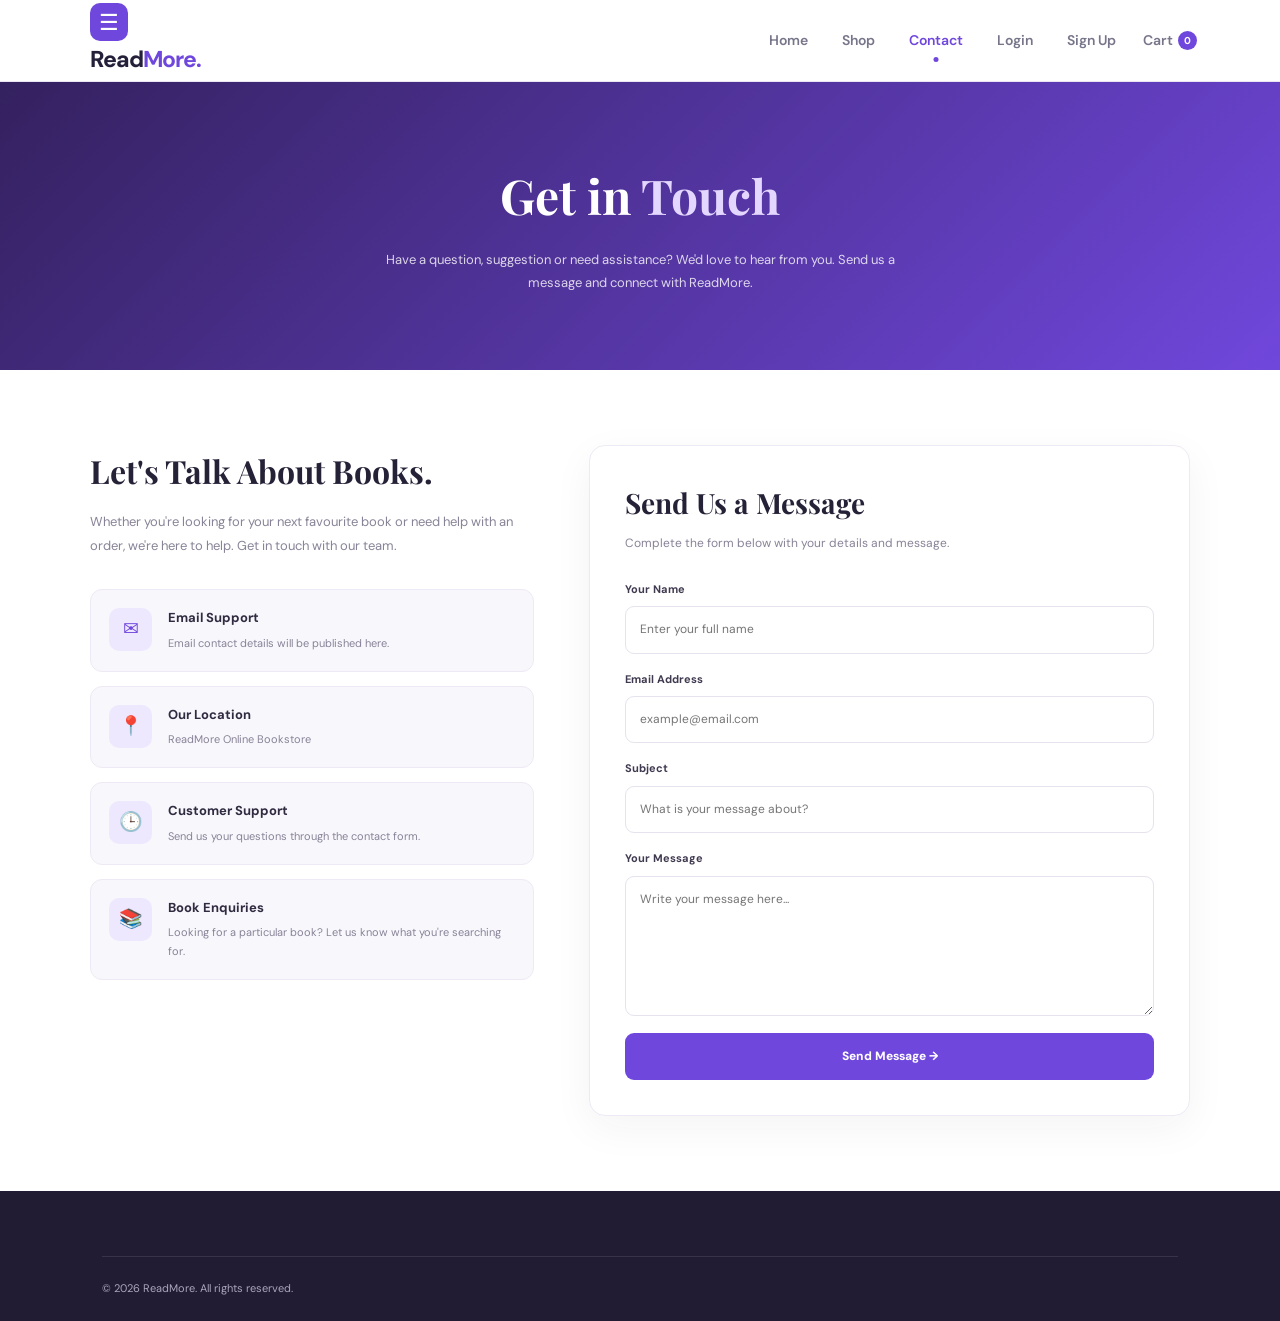
<file: contact.html>
<!DOCTYPE html>
<html lang="en">

<head>
    <meta charset="UTF-8">
    <meta name="viewport" content="width=device-width, initial-scale=1.0">

    <meta name="description" content="Contact ReadMore bookstore for questions, feedback and support.">

    <title>Contact Us | ReadMore</title>

    <link rel="preconnect" href="https://fonts.googleapis.com">
    <link rel="preconnect" href="https://fonts.gstatic.com" crossorigin>

    <link href="https://fonts.googleapis.com/css2?family=DM+Sans:wght@400;500;600;700;800&family=Playfair+Display:wght@600;700;800&display=swap" rel="stylesheet">

    <link rel="stylesheet" href="style.css">

    <style>

        /* CONTACT HERO */

        .contact-hero {
            background: linear-gradient(135deg, #34215f, #7047dc);
            color: white;
            text-align: center;
            padding: 75px 20px;
        }

        .contact-hero h1 {
            font-family: 'Playfair Display', serif;
            font-size: clamp(35px, 5vw, 48px);
            margin-bottom: 14px;
        }

        .contact-hero p {
            color: rgba(255,255,255,0.8);
            font-size: 13px;
            line-height: 1.8;
            max-width: 550px;
            margin: auto;
        }

        .contact-hero span {
            color: #e4d7ff;
        }
.cart-count {
    display: inline-flex;
    align-items: center;
    justify-content: center;
    min-width: 19px;
    height: 19px;
    padding: 0 5px;
    margin-left: 5px;
    border-radius: 50px;
    background: #7047dc;
    color: white;
    font-size: 10px;
    font-weight: 700;
}

        /* MAIN SECTION */

        .contact-section {
            max-width: 1150px;
            margin: auto;
            padding: 75px 25px;
            display: grid;
            grid-template-columns: 0.85fr 1.15fr;
            gap: 55px;
        }


        /* CONTACT INFORMATION */

        .contact-info h2 {
            font-family: 'Playfair Display', serif;
            font-size: 32px;
            color: #252238;
            margin-bottom: 14px;
        }

        .contact-info > p {
            color: #888397;
            font-size: 13px;
            line-height: 1.9;
            margin-bottom: 30px;
        }

        .contact-info-card {
            display: flex;
            align-items: flex-start;
            gap: 16px;
            padding: 18px;
            margin-bottom: 14px;
            background: #f8f7fc;
            border: 1px solid #eeeaf5;
            border-radius: 12px;
        }

        .contact-icon {
            width: 43px;
            height: 43px;
            min-width: 43px;
            display: flex;
            justify-content: center;
            align-items: center;
            background: #eee8ff;
            color: #7047dc;
            border-radius: 10px;
            font-size: 19px;
        }

        .contact-info-card h3 {
            color: #302b40;
            font-size: 13px;
            margin-bottom: 5px;
        }

        .contact-info-card p {
            color: #888397;
            font-size: 11px;
            line-height: 1.7;
        }


        /* FORM */

        .contact-form-card {
            background: white;
            border: 1px solid #eeeaf5;
            border-radius: 16px;
            padding: 35px;
            box-shadow: 0 12px 40px rgba(40,30,70,0.05);
        }

        .contact-form-card h2 {
            font-family: 'Playfair Display', serif;
            color: #252238;
            font-size: 28px;
            margin-bottom: 8px;
        }

        .contact-form-card > p {
            color: #888397;
            font-size: 12px;
            margin-bottom: 27px;
            line-height: 1.7;
        }

        .contact-form {
            display: flex;
            flex-direction: column;
            gap: 17px;
        }

        .contact-form-group {
            display: flex;
            flex-direction: column;
            gap: 8px;
        }

        .contact-form-group label {
            color: #403a50;
            font-size: 11px;
            font-weight: 700;
        }

        .contact-form-group input,
        .contact-form-group textarea {
            width: 100%;
            padding: 13px 14px;
            border: 1px solid #e6e2ee;
            border-radius: 9px;
            outline: none;
            font-family: 'DM Sans', sans-serif;
            font-size: 12px;
            color: #302b40;
            background: #fff;
            transition: 0.3s;
        }

        .contact-form-group input:focus,
        .contact-form-group textarea:focus {
            border-color: #7047dc;
            box-shadow: 0 0 0 3px rgba(112,71,220,0.08);
        }

        .contact-form-group textarea {
            min-height: 140px;
            resize: vertical;
        }

        .contact-submit {
            border: none;
            background: #7047dc;
            color: white;
            padding: 14px;
            border-radius: 9px;
            font-family: 'DM Sans', sans-serif;
            font-size: 12px;
            font-weight: 800;
            cursor: pointer;
            transition: 0.3s;
        }

        .contact-submit:hover {
            background: #5733bd;
            transform: translateY(-2px);
            box-shadow: 0 8px 20px rgba(112,71,220,0.2);
        }

        .contact-message {
            display: none;
            padding: 12px;
            border-radius: 8px;
            font-size: 11px;
            line-height: 1.7;
        }

        .contact-message.show {
            display: block;
        }

        .contact-message.error {
            background: #fff0f0;
            color: #c53e3e;
        }

        .contact-message.info {
            background: #f0edff;
            color: #5733bd;
        }


        /* RESPONSIVE */

        @media (max-width: 800px) {

            .contact-section {
                grid-template-columns: 1fr;
                gap: 35px;
                padding: 50px 20px;
            }

            .contact-hero {
                padding: 55px 20px;
            }

        }

        @media (max-width: 480px) {

            .contact-form-card {
                padding: 23px 18px;
            }

            .contact-info h2 {
                font-size: 28px;
            }

            .contact-form-card h2 {
                font-size: 25px;
            }

        }

    </style>

</head>


<body>


    <!-- NAVIGATION -->

    <header class="navbar">

        <div class="logo">

            <a href="index.html">

                <span class="logo-icon">☰</span>

                <span class="logo-text">
                    Read<b>More.</b>
                </span>

            </a>

        </div>


        <nav class="nav-links">

            <a href="index.html">Home</a>

            <a href="shop.html">Shop</a>

            <a href="contact.html" class="active">Contact</a>

            <a href="login.html">Login</a>

            <a href="signup.html">Sign Up</a>

            <a href="cart.html" class="cart-link">
                Cart <span class="cart-count" id="cartCount">0</span>
            </a>

        </nav>

    </header>



    <!-- CONTACT HERO -->

    <section class="contact-hero">

        <h1>
            Get in <span>Touch</span>
        </h1>

        <p>
            Have a question, suggestion or need assistance?
            We'd love to hear from you.
            Send us a message and connect with ReadMore.
        </p>

    </section>



    <!-- CONTACT SECTION -->

    <main class="contact-section">


        <!-- CONTACT INFORMATION -->

        <section class="contact-info">

            <h2>
                Let's Talk About Books.
            </h2>

            <p>
                Whether you're looking for your next favourite book
                or need help with an order, we're here to help.
                Get in touch with our team.
            </p>


            <div class="contact-info-card">

                <div class="contact-icon">
                    ✉
                </div>

                <div>

                    <h3>Email Support</h3>

                    <p>
                        Email contact details will be published here.
                    </p>

                </div>

            </div>


            <div class="contact-info-card">

                <div class="contact-icon">
                    📍
                </div>

                <div>

                    <h3>Our Location</h3>

                    <p>
                        ReadMore Online Bookstore
                    </p>

                </div>

            </div>


            <div class="contact-info-card">

                <div class="contact-icon">
                    🕒
                </div>

                <div>

                    <h3>Customer Support</h3>

                    <p>
                        Send us your questions through the contact form.
                    </p>

                </div>

            </div>


            <div class="contact-info-card">

                <div class="contact-icon">
                    📚
                </div>

                <div>

                    <h3>Book Enquiries</h3>

                    <p>
                        Looking for a particular book?
                        Let us know what you're searching for.
                    </p>

                </div>

            </div>

        </section>



        <!-- CONTACT FORM -->

        <section class="contact-form-card">

            <h2>
                Send Us a Message
            </h2>

            <p>
                Complete the form below with your details
                and message.
            </p>


            <form class="contact-form" id="contactForm">


                <div class="contact-form-group">

                    <label for="contactName">
                        Your Name
                    </label>

                    <input
                        type="text"
                        id="contactName"
                        name="name"
                        placeholder="Enter your full name"
                        maxlength="80"
                        autocomplete="name"
                        required
                    >

                </div>



                <div class="contact-form-group">

                    <label for="contactEmail">
                        Email Address
                    </label>

                    <input
                        type="email"
                        id="contactEmail"
                        name="email"
                        placeholder="example@email.com"
                        maxlength="254"
                        autocomplete="email"
                        required
                    >

                </div>



                <div class="contact-form-group">

                    <label for="contactSubject">
                        Subject
                    </label>

                    <input
                        type="text"
                        id="contactSubject"
                        name="subject"
                        placeholder="What is your message about?"
                        maxlength="120"
                        required
                    >

                </div>



                <div class="contact-form-group">

                    <label for="contactMessage">
                        Your Message
                    </label>

                    <textarea
                        id="contactMessage"
                        name="message"
                        placeholder="Write your message here..."
                        maxlength="2000"
                        required
                    ></textarea>

                </div>



                <div
                    class="contact-message"
                    id="contactFeedback"
                    role="status"
                    aria-live="polite"
                ></div>



                <button
                    type="submit"
                    class="contact-submit"
                >
                    Send Message →
                </button>


            </form>

        </section>


    </main>



    <!-- FOOTER -->

    <footer class="footer">

        <div class="footer-bottom">

            <p>
                © <span id="currentYear"></span>
                ReadMore. All rights reserved.
            </p>

        </div>

    </footer>



    <!-- JAVASCRIPT -->

    <script>


        /* CURRENT YEAR */

        document.getElementById("currentYear").textContent =
            new Date().getFullYear();



        /* CART COUNT */

        function updateCartCount() {

            try {

                const cart = JSON.parse(
                    localStorage.getItem("readmore-cart")
                ) || [];

                const count = cart.reduce(
                    (total, item) =>
                        total + (Number(item.quantity) || 0),
                    0
                );

                document.getElementById("cartCount").textContent =
                    count;

            } catch (error) {

                document.getElementById("cartCount").textContent = "0";

            }

        }



        /* CONTACT FORM */

        const contactForm =
            document.getElementById("contactForm");

        const contactFeedback =
            document.getElementById("contactFeedback");


        contactForm.addEventListener("submit", function(event) {

            event.preventDefault();


            const name = document
                .getElementById("contactName")
                .value.trim();

            const email = document
                .getElementById("contactEmail")
                .value.trim();

            const subject = document
                .getElementById("contactSubject")
                .value.trim();

            const message = document
                .getElementById("contactMessage")
                .value.trim();


            if (!name || !email || !subject || !message) {

                contactFeedback.textContent =
                    "Please complete all fields before submitting.";

                contactFeedback.className =
                    "contact-message show error";

                return;

            }


            /*
                The contact form currently works on the frontend only.

                A backend or email service is required
                to deliver messages to the website owner.
            */


            contactFeedback.textContent =
                "Your message has been validated. Message delivery is not connected yet. An email service or backend is required to receive messages.";

            contactFeedback.className =
                "contact-message show info";

        });



        /* INITIALIZE */

        updateCartCount();


    </script>


</body>

</html>
</file>
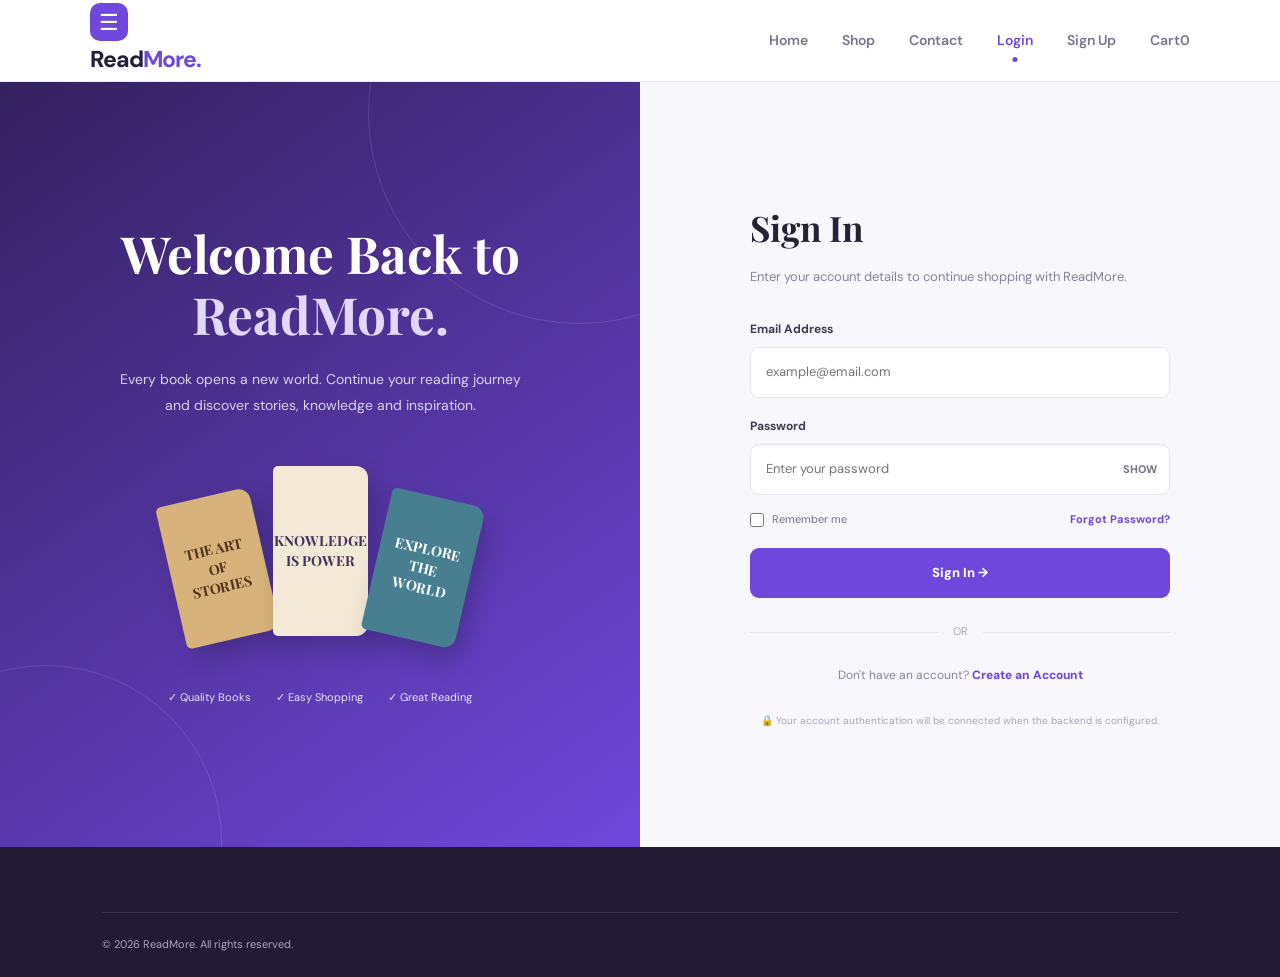
<file: login.html>
<!DOCTYPE html>
<html lang="en">

<head>

    <meta charset="UTF-8">
    <meta name="viewport" content="width=device-width, initial-scale=1.0">

    <meta name="description" content="Login to your ReadMore bookstore account.">

    <title>Login | ReadMore</title>

    <link rel="preconnect" href="https://fonts.googleapis.com">
    <link rel="preconnect" href="https://fonts.gstatic.com" crossorigin>

    <link href="https://fonts.googleapis.com/css2?family=DM+Sans:wght@400;500;600;700;800&family=Playfair+Display:wght@600;700;800&display=swap" rel="stylesheet">

    <link rel="stylesheet" href="style.css">


    <style>

        /* =================================
           LOGIN PAGE
           ================================= */

        .login-page {
            min-height: 85vh;
            display: grid;
            grid-template-columns: 1fr 1fr;
            background: #f8f7fc;
        }


        /* LEFT SIDE */

        .login-visual {
            background: linear-gradient(145deg, #34215f, #7047dc);
            color: white;
            padding: 70px 60px;
            display: flex;
            flex-direction: column;
            justify-content: center;
            align-items: center;
            text-align: center;
            position: relative;
            overflow: hidden;
        }

        .login-visual::before,
        .login-visual::after {
            content: "";
            position: absolute;
            border: 1px solid rgba(255,255,255,0.12);
            border-radius: 50%;
        }

        .login-visual::before {
            width: 420px;
            height: 420px;
            top: -180px;
            right: -150px;
        }

        .login-visual::after {
            width: 350px;
            height: 350px;
            bottom: -170px;
            left: -130px;
        }

        .login-visual-content {
            position: relative;
            z-index: 1;
            max-width: 420px;
        }

        .login-visual h1 {
            font-family: 'Playfair Display', serif;
            font-size: clamp(35px, 4vw, 55px);
            line-height: 1.2;
            margin-bottom: 20px;
        }

        .login-visual h1 span {
            color: #e4d7ff;
        }

        .login-visual p {
            color: rgba(255,255,255,0.78);
            font-size: 14px;
            line-height: 1.9;
        }

        .login-book-illustration {
            margin: 45px auto 35px;
            display: flex;
            justify-content: center;
            align-items: center;
            gap: 10px;
            height: 190px;
        }

        .login-book {
            width: 95px;
            height: 145px;
            border-radius: 5px 12px 12px 5px;
            display: flex;
            align-items: center;
            justify-content: center;
            padding: 12px;
            box-shadow: 8px 12px 25px rgba(0,0,0,0.2);
            font-family: 'Playfair Display', serif;
            font-size: 14px;
            font-weight: 700;
            line-height: 1.4;
            text-align: center;
        }

        .login-book:nth-child(1) {
            background: #d7b27a;
            color: #51341d;
            transform: rotate(-13deg) translateY(10px);
        }

        .login-book:nth-child(2) {
            background: #f4e9d7;
            color: #46345c;
            height: 170px;
            transform: translateY(-8px);
        }

        .login-book:nth-child(3) {
            background: #477f91;
            color: white;
            transform: rotate(13deg) translateY(10px);
        }

        .login-trust {
            display: flex;
            justify-content: center;
            gap: 25px;
            flex-wrap: wrap;
            margin-top: 35px;
        }

        .login-trust span {
            font-size: 11px;
            color: rgba(255,255,255,0.85);
        }


        /* RIGHT SIDE */

        .login-form-section {
            display: flex;
            align-items: center;
            justify-content: center;
            padding: 60px 35px;
        }

        .login-card {
            width: 100%;
            max-width: 420px;
        }

        .login-heading {
            margin-bottom: 32px;
        }

        .login-heading h2 {
            font-family: 'Playfair Display', serif;
            font-size: 35px;
            color: #252238;
            margin-bottom: 10px;
        }

        .login-heading p {
            font-size: 13px;
            color: #888397;
            line-height: 1.7;
        }

        .login-form {
            display: flex;
            flex-direction: column;
            gap: 19px;
        }

        .login-field {
            display: flex;
            flex-direction: column;
            gap: 8px;
        }

        .login-field label {
            font-size: 12px;
            font-weight: 700;
            color: #403a50;
        }

        .login-input-wrapper {
            position: relative;
        }

        .login-input-wrapper input {
            width: 100%;
            padding: 14px 15px;
            border: 1px solid #e6e2ee;
            border-radius: 9px;
            background: white;
            outline: none;
            font-family: 'DM Sans', sans-serif;
            font-size: 13px;
            transition: 0.3s;
        }

        .login-input-wrapper input:focus {
            border-color: #7047dc;
            box-shadow: 0 0 0 3px rgba(112,71,220,0.08);
        }

        .password-input {
            padding-right: 55px !important;
        }

        .password-toggle {
            position: absolute;
            right: 13px;
            top: 50%;
            transform: translateY(-50%);
            border: none;
            background: none;
            color: #777184;
            font-size: 11px;
            font-weight: 700;
            cursor: pointer;
        }

        .login-options {
            display: flex;
            align-items: center;
            justify-content: space-between;
            gap: 10px;
            margin-top: -3px;
        }

        .remember-option {
            display: flex;
            align-items: center;
            gap: 8px;
            font-size: 11px;
            color: #777184;
            cursor: pointer;
        }

        .remember-option input {
            accent-color: #7047dc;
            width: 14px;
            height: 14px;
        }

        .forgot-link {
            font-size: 11px;
            font-weight: 700;
            color: #7047dc;
        }

        .forgot-link:hover {
            text-decoration: underline;
        }

        .login-submit {
            width: 100%;
            padding: 15px;
            border: none;
            border-radius: 9px;
            background: #7047dc;
            color: white;
            font-family: 'DM Sans', sans-serif;
            font-size: 13px;
            font-weight: 800;
            cursor: pointer;
            transition: 0.3s;
        }

        .login-submit:hover {
            background: #5733bd;
            transform: translateY(-2px);
            box-shadow: 0 8px 20px rgba(112,71,220,0.2);
        }

        .login-divider {
            display: flex;
            align-items: center;
            gap: 15px;
            margin: 25px 0;
            color: #aaa5b5;
            font-size: 11px;
        }

        .login-divider::before,
        .login-divider::after {
            content: "";
            height: 1px;
            background: #e8e4ef;
            flex: 1;
        }

        .login-signup {
            text-align: center;
            font-size: 12px;
            color: #888397;
        }

        .login-signup a {
            color: #7047dc;
            font-weight: 800;
        }

        .login-signup a:hover {
            text-decoration: underline;
        }

        .login-message {
            display: none;
            padding: 12px 14px;
            border-radius: 8px;
            font-size: 11px;
            line-height: 1.6;
        }

        .login-message.show {
            display: block;
        }

        .login-message.error {
            background: #fff0f0;
            color: #c53e3e;
        }

        .login-message.success {
            background: #e8f8ef;
            color: #168653;
        }

        .login-security {
            margin-top: 28px;
            text-align: center;
            color: #aaa5b5;
            font-size: 10px;
        }


        /* RESPONSIVE */

        @media (max-width: 900px) {

            .login-page {
                grid-template-columns: 1fr;
            }

            .login-visual {
                padding: 55px 25px;
            }

            .login-visual h1 {
                font-size: 38px;
            }

            .login-book-illustration {
                margin: 25px auto;
            }

            .login-form-section {
                padding: 55px 25px;
            }

        }


        @media (max-width: 480px) {

            .login-visual {
                padding: 45px 20px;
            }

            .login-visual h1 {
                font-size: 32px;
            }

            .login-book {
                width: 75px;
                height: 120px;
                font-size: 11px;
            }

            .login-book:nth-child(2) {
                height: 145px;
            }

            .login-form-section {
                padding: 45px 20px;
            }

            .login-heading h2 {
                font-size: 29px;
            }

            .login-options {
                align-items: flex-start;
            }

        }

    </style>

</head>


<body>


<!-- NAVIGATION -->

<header class="navbar">

    <div class="logo">

        <a href="index.html">

            <span class="logo-icon">☰</span>

            <span class="logo-text">
                Read<b>More.</b>
            </span>

        </a>

    </div>


    <nav class="nav-links">

        <a href="index.html">Home</a>

        <a href="shop.html">Shop</a>

        <a href="contact.html">Contact</a>

        <a href="login.html" class="active">Login</a>

        <a href="signup.html">Sign Up</a>

        <a href="cart.html" class="cart-link">
            Cart <span class="cart-count" id="cartCount">0</span>
        </a>

    </nav>

</header>



<!-- LOGIN PAGE -->

<main class="login-page">


    <!-- LEFT VISUAL SECTION -->

    <section class="login-visual">

        <div class="login-visual-content">

            <h1>
                Welcome Back to
                <span>ReadMore.</span>
            </h1>

            <p>
                Every book opens a new world.
                Continue your reading journey and discover
                stories, knowledge and inspiration.
            </p>


            <div class="login-book-illustration">

                <div class="login-book">
                    THE ART<br>OF STORIES
                </div>

                <div class="login-book">
                    KNOWLEDGE<br>IS POWER
                </div>

                <div class="login-book">
                    EXPLORE<br>THE WORLD
                </div>

            </div>


            <div class="login-trust">

                <span>✓ Quality Books</span>

                <span>✓ Easy Shopping</span>

                <span>✓ Great Reading</span>

            </div>

        </div>

    </section>



    <!-- RIGHT LOGIN FORM -->

    <section class="login-form-section">

        <div class="login-card">


            <div class="login-heading">

                <h2>Sign In</h2>

                <p>
                    Enter your account details to continue
                    shopping with ReadMore.
                </p>

            </div>



            <form class="login-form" id="loginForm">


                <!-- EMAIL -->

                <div class="login-field">

                    <label for="email">
                        Email Address
                    </label>

                    <div class="login-input-wrapper">

                        <input
                            type="email"
                            id="email"
                            name="email"
                            placeholder="example@email.com"
                            autocomplete="email"
                            required
                        >

                    </div>

                </div>



                <!-- PASSWORD -->

                <div class="login-field">

                    <label for="password">
                        Password
                    </label>

                    <div class="login-input-wrapper">

                        <input
                            type="password"
                            id="password"
                            name="password"
                            class="password-input"
                            placeholder="Enter your password"
                            autocomplete="current-password"
                            required
                        >

                        <button
                            type="button"
                            class="password-toggle"
                            id="togglePassword"
                        >
                            SHOW
                        </button>

                    </div>

                </div>



                <!-- OPTIONS -->

                <div class="login-options">

                    <label class="remember-option">

                        <input
                            type="checkbox"
                            id="rememberMe"
                        >

                        Remember me

                    </label>


                    <a href="#" class="forgot-link" id="forgotPassword">
                        Forgot Password?
                    </a>

                </div>



                <!-- MESSAGE -->

                <div
                    class="login-message"
                    id="loginMessage"
                    role="status"
                    aria-live="polite"
                ></div>



                <!-- SUBMIT -->

                <button
                    type="submit"
                    class="login-submit"
                >
                    Sign In →
                </button>


            </form>



            <div class="login-divider">
                OR
            </div>



            <!-- SIGNUP -->

            <p class="login-signup">

                Don't have an account?

                <a href="signup.html">
                    Create an Account
                </a>

            </p>


            <p class="login-security">
                🔒 Your account authentication will be connected
                when the backend is configured.
            </p>


        </div>

    </section>


</main>



<!-- FOOTER -->

<footer class="footer">

    <div class="footer-bottom">

        <p>
            © <span id="currentYear"></span>
            ReadMore. All rights reserved.
        </p>

    </div>

</footer>



<script>

/* =================================
   CART COUNT
   ================================= */


function updateCartCount() {

    try {

        const cart = JSON.parse(
            localStorage.getItem("readmore-cart")
        ) || [];

        const count = cart.reduce(
            (total, item) =>
                total + (Number(item.quantity) || 0),
            0
        );

        const badge = document.getElementById("cartCount");

        if (badge) {
            badge.textContent = count;
        }

    } catch (error) {

        document.getElementById("cartCount").textContent = "0";

    }

}


/* =================================
   CURRENT YEAR
   ================================= */


document.getElementById("currentYear").textContent =
    new Date().getFullYear();


/* =================================
   SHOW / HIDE PASSWORD
   ================================= */


const passwordInput = document.getElementById("password");

const togglePassword = document.getElementById("togglePassword");


togglePassword.addEventListener("click", () => {

    const isPassword =
        passwordInput.type === "password";

    passwordInput.type = isPassword
        ? "text"
        : "password";

    togglePassword.textContent = isPassword
        ? "HIDE"
        : "SHOW";

});


/* =================================
   LOGIN MESSAGE
   ================================= */


function showLoginMessage(message, type) {

    const messageBox =
        document.getElementById("loginMessage");

    messageBox.textContent = message;

    messageBox.className =
        "login-message show " + type;

}


/* =================================
   LOGIN FORM
   ================================= */


document.getElementById("loginForm")
    .addEventListener("submit", event => {

        event.preventDefault();


        const email = document
            .getElementById("email")
            .value.trim();

        const password = passwordInput.value;


        if (!email || !password) {

            showLoginMessage(
                "Please enter your email and password.",
                "error"
            );

            return;

        }


        /*
          Authentication is not connected yet.

          A secure login system needs a backend
          or authentication provider.

          Do not save passwords in LocalStorage.
        */


        showLoginMessage(
            "The login interface is ready, but account authentication has not been connected yet. Please connect a backend to enable real sign-in.",
            "error"
        );

    });


/* =================================
   FORGOT PASSWORD
   ================================= */


document.getElementById("forgotPassword")
    .addEventListener("click", event => {

        event.preventDefault();

        alert(
            "Password recovery will be available after connecting the authentication system."
        );

    });


/* =================================
   INITIALIZE
   ================================= */


updateCartCount();


</script>


</body>

</html>
</file>
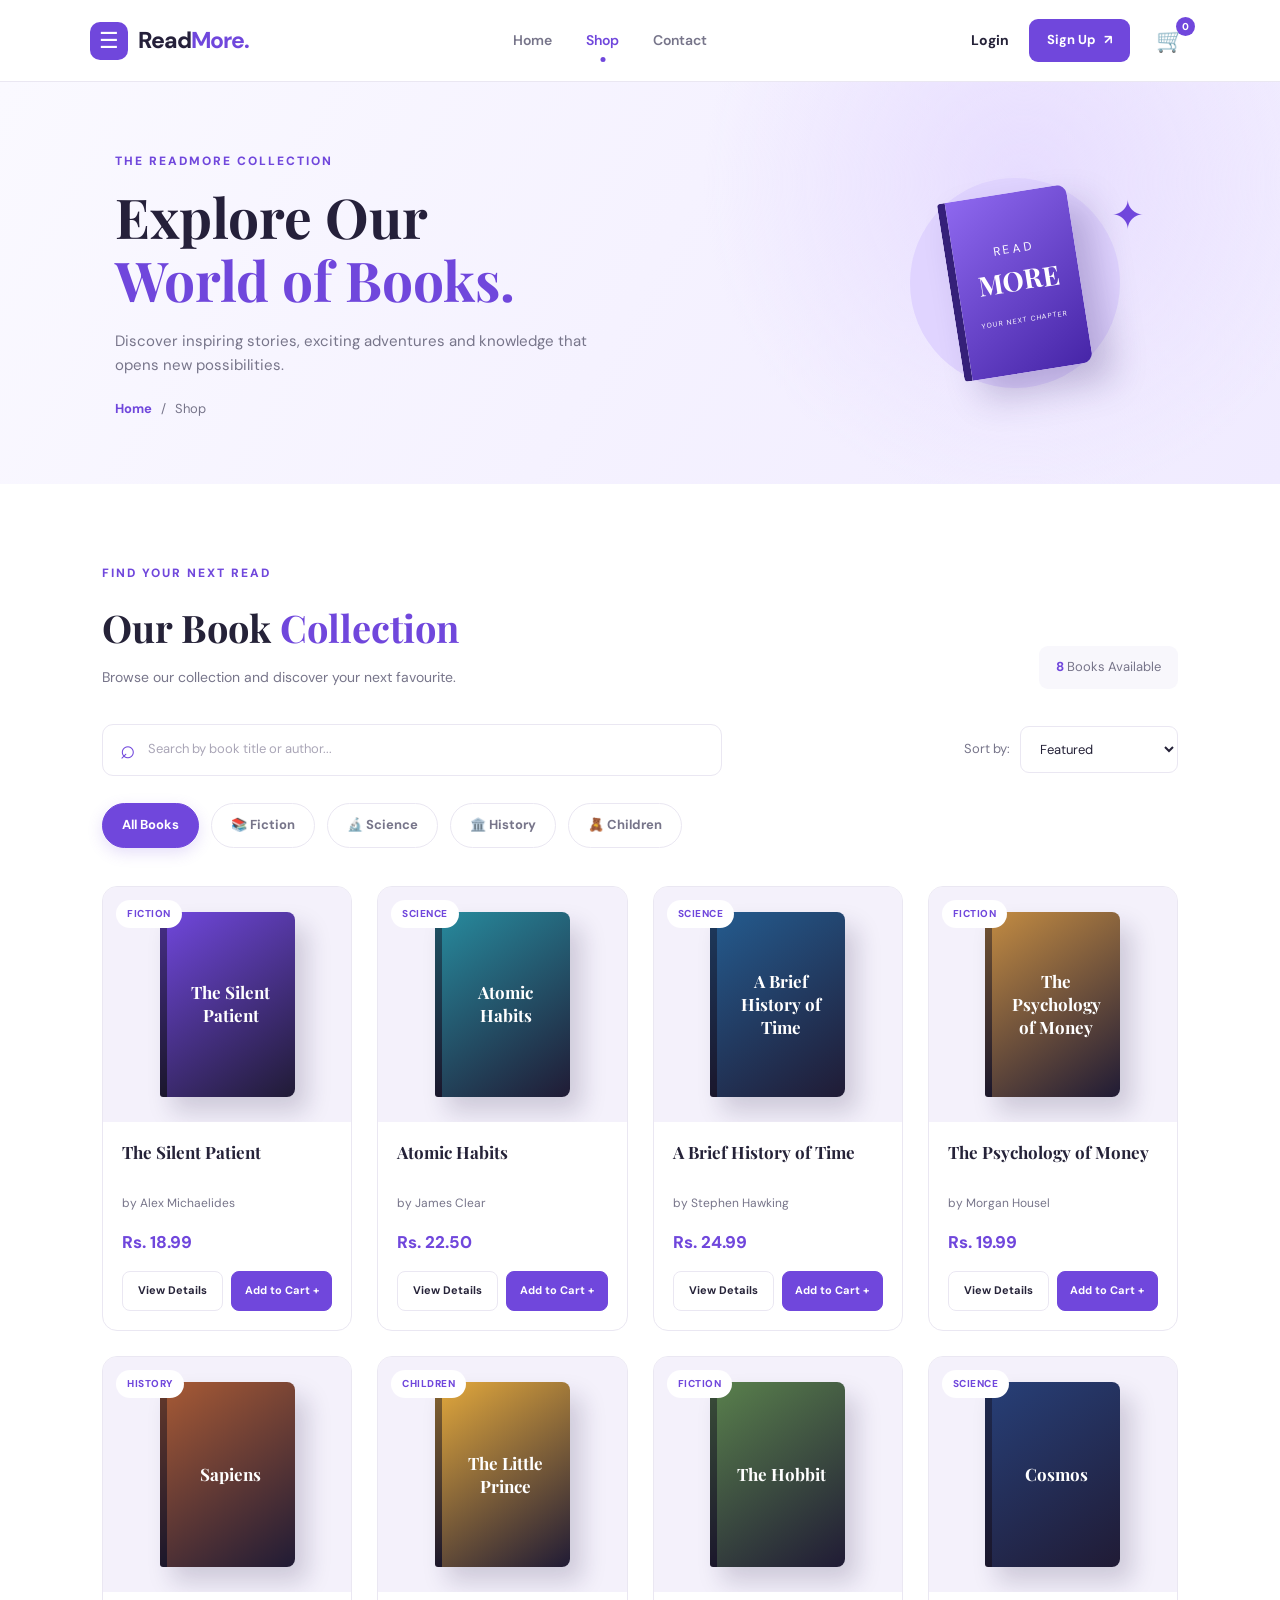
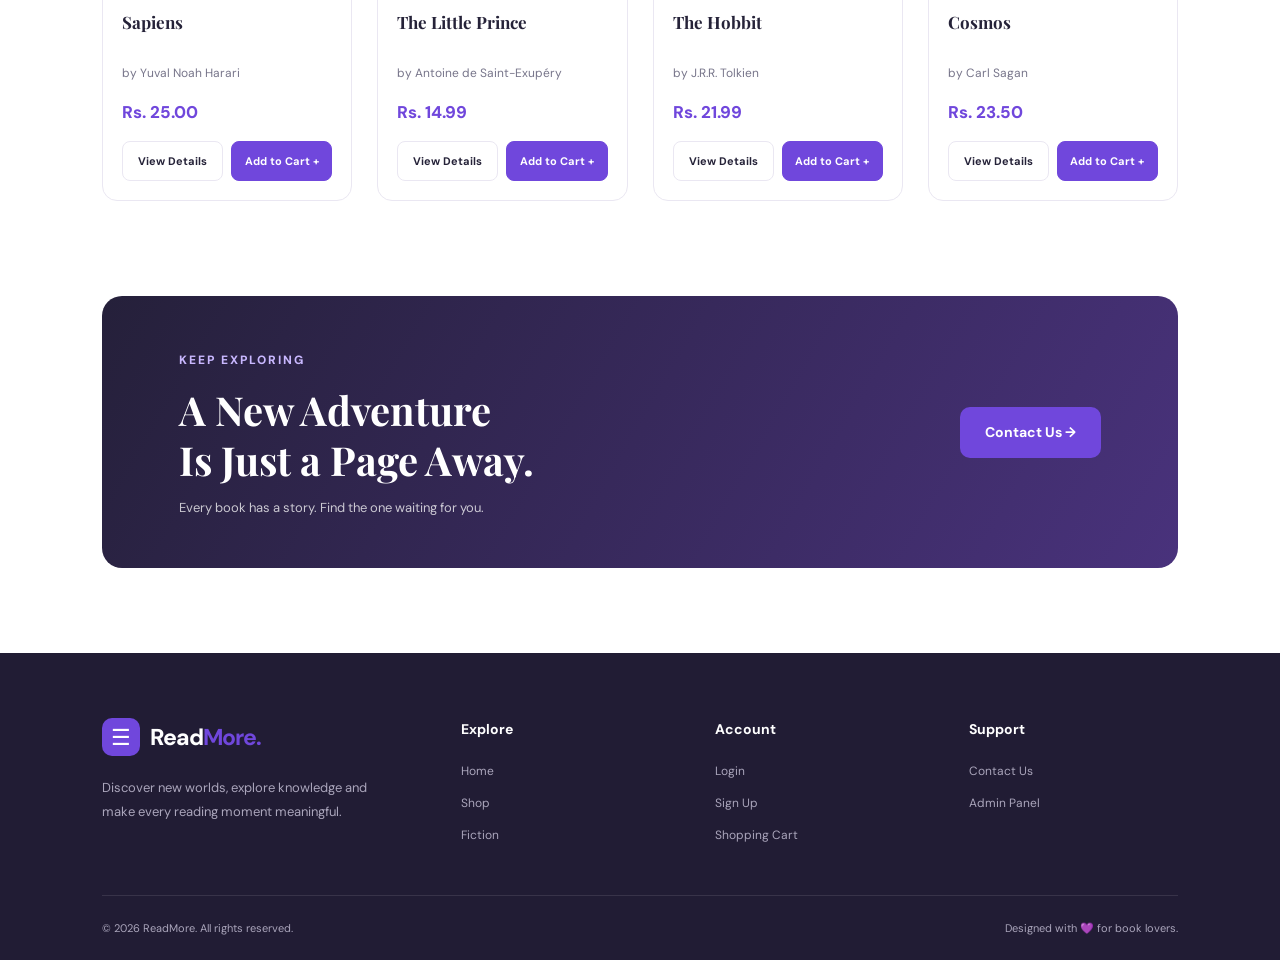
<file: shop.html>
<!DOCTYPE html>
<html lang="en">

<head>
    <meta charset="UTF-8">
    <meta name="viewport" content="width=device-width, initial-scale=1.0">

    <meta name="description" content="Explore the ReadMore bookstore collection. Discover fiction, science, history and children's books.">

    <meta name="theme-color" content="#7047dc">

    <title>Shop Books | ReadMore</title>

    <link rel="preconnect" href="https://fonts.googleapis.com">
    <link rel="preconnect" href="https://fonts.gstatic.com" crossorigin>

    <link href="https://fonts.googleapis.com/css2?family=DM+Sans:wght@400;500;600;700;800&family=Playfair+Display:wght@600;700;800&display=swap" rel="stylesheet">

    <link rel="stylesheet" href="style.css">
</head>

<body>

<!-- NAVIGATION -->
<header class="navbar">

    <a href="index.html" class="logo">
        <span class="logo-icon">☰</span>
        <span class="logo-text">Read<b>More.</b></span>
    </a>

    <nav class="nav-links">
        <a href="index.html">Home</a>
        <a href="shop.html" class="active">Shop</a>
        <a href="contact.html">Contact</a>
    </nav>

    <div class="nav-actions">

        <a href="login.html" class="login-link">Login</a>

        <a href="signup.html" class="signup-btn">
            Sign Up <span>↗</span>
        </a>

        <a href="cart.html" class="cart-link" aria-label="Shopping cart">
            🛒
            <span class="cart-badge" id="cartCount">0</span>
        </a>

    </div>

</header>


<main>

    <!-- SHOP HERO -->
    <section class="shop-hero">

        <div class="shop-hero-content">

            <span class="eyebrow">THE READMORE COLLECTION</span>

            <h1>
                Explore Our<br>
                <span>World of Books.</span>
            </h1>

            <p>
                Discover inspiring stories, exciting adventures and
                knowledge that opens new possibilities.
            </p>

            <div class="shop-breadcrumb">
                <a href="index.html">Home</a>
                <span> / </span>
                <span>Shop</span>
            </div>

        </div>

        <div class="shop-hero-visual">
            <div class="shop-circle"></div>
            <div class="shop-book-illustration">
                <span>READ</span>
                <strong>MORE</strong>
                <small>YOUR NEXT CHAPTER</small>
            </div>
            <div class="shop-hero-star">✦</div>
        </div>

    </section>


    <!-- SHOP CONTENT -->
    <section class="shop-container">

        <!-- SECTION HEADING -->
        <div class="shop-heading">

            <div>
                <span class="eyebrow">FIND YOUR NEXT READ</span>
                <h2>Our Book <span>Collection</span></h2>
                <p>Browse our collection and discover your next favourite.</p>
            </div>

            <div class="shop-result-count">
                <span id="resultCount">0</span> Books Available
            </div>

        </div>


        <!-- SEARCH AND SORT -->
        <div class="shop-toolbar">

            <div class="shop-search">

                <span>⌕</span>

                <input
                    type="search"
                    id="searchInput"
                    placeholder="Search by book title or author..."
                    aria-label="Search books"
                >

                <button id="clearSearch" type="button" aria-label="Clear search">
                    ✕
                </button>

            </div>

            <div class="shop-sort">

                <label for="sortSelect">Sort by:</label>

                <select id="sortSelect">
                    <option value="default">Featured</option>
                    <option value="low-high">Price: Low to High</option>
                    <option value="high-low">Price: High to Low</option>
                    <option value="name">Name: A to Z</option>
                </select>

            </div>

        </div>


        <!-- CATEGORY FILTERS -->
        <div class="category-filter">

            <button class="filter-btn active" data-category="All">
                All Books
            </button>

            <button class="filter-btn" data-category="Fiction">
                📚 Fiction
            </button>

            <button class="filter-btn" data-category="Science">
                🔬 Science
            </button>

            <button class="filter-btn" data-category="History">
                🏛️ History
            </button>

            <button class="filter-btn" data-category="Children">
                🧸 Children
            </button>

        </div>


        <!-- BOOK GRID -->
        <div class="shop-book-grid" id="bookGrid">

            <!-- JavaScript renders books here -->

        </div>


        <!-- EMPTY STATE -->
        <div class="shop-empty" id="emptyState" hidden>

            <div class="empty-icon">📚</div>

            <h3>No Books Found</h3>

            <p>
                We couldn't find any books matching your search.
                Try another title or category.
            </p>

            <button class="primary-btn" id="resetFilters">
                View All Books
            </button>

        </div>

    </section>


    <!-- SHOP BANNER -->
    <section class="shop-bottom-banner">

        <div>
            <span class="eyebrow">KEEP EXPLORING</span>

            <h2>
                A New Adventure<br>
                Is Just a Page Away.
            </h2>

            <p>
                Every book has a story. Find the one waiting for you.
            </p>
        </div>

        <a href="contact.html" class="primary-btn">
            Contact Us →
        </a>

    </section>

</main>


<!-- BOOK DETAILS MODAL -->
<div class="book-modal" id="bookModal" aria-hidden="true">

    <div class="book-modal-overlay" id="modalOverlay"></div>

    <div
        class="book-modal-content"
        role="dialog"
        aria-modal="true"
        aria-labelledby="modalTitle"
    >

        <button class="modal-close" id="closeModal" aria-label="Close">
            ✕
        </button>

        <div class="modal-book-image" id="modalImage">
            <span>READ MORE</span>
        </div>

        <div class="modal-book-info">

            <span class="book-category" id="modalCategory"></span>

            <h2 id="modalTitle">Book Title</h2>

            <p class="modal-author" id="modalAuthor"></p>

            <p class="modal-description" id="modalDescription"></p>

            <div class="modal-price-row">
                <strong id="modalPrice">Rs. 0.00</strong>
            </div>

            <p class="modal-stock" id="modalStock"></p>

            <button class="primary-btn" id="modalAddToCart">
                Add to Cart 🛒
            </button>

        </div>

    </div>

</div>


<!-- TOAST MESSAGE -->
<div class="shop-toast" id="toastMessage" role="status" aria-live="polite"></div>


<!-- FOOTER -->
<footer class="footer">

    <div class="footer-main">

        <div class="footer-brand">

            <a href="index.html" class="logo">
                <span class="logo-icon">☰</span>
                <span class="logo-text">Read<b>More.</b></span>
            </a>

            <p>
                Discover new worlds, explore knowledge
                and make every reading moment meaningful.
            </p>

        </div>


        <div class="footer-column">

            <h3>Explore</h3>

            <a href="index.html">Home</a>
            <a href="shop.html">Shop</a>
            <a href="shop.html?category=Fiction">Fiction</a>

        </div>


        <div class="footer-column">

            <h3>Account</h3>

            <a href="login.html">Login</a>
            <a href="signup.html">Sign Up</a>
            <a href="cart.html">Shopping Cart</a>

        </div>


        <div class="footer-column">

            <h3>Support</h3>

            <a href="contact.html">Contact Us</a>
            <a href="admin.html">Admin Panel</a>

        </div>

    </div>


    <div class="footer-bottom">

        <p>© <span id="currentYear"></span> ReadMore. All rights reserved.</p>

        <p>Designed with 💜 for book lovers.</p>

    </div>

</footer>


<script>

/* =========================================
   READMORE SHOP SYSTEM
   ========================================= */


/* STORAGE KEYS */

const BOOK_STORAGE = "readmore-admin-books";
const CART_STORAGE = "readmore-cart";


/* DEFAULT BOOK COLLECTION */

const defaultBooks = [

    {
        id: "book-001",
        title: "The Silent Patient",
        author: "Alex Michaelides",
        category: "Fiction",
        price: 18.99,
        stock: 12,
        description: "A psychological thriller about a woman who refuses to speak after a shocking incident. A fascinating story full of mystery and unexpected discoveries.",
        theme: "#7047dc",
        symbol: "THE SILENT PATIENT"
    },

    {
        id: "book-002",
        title: "Atomic Habits",
        author: "James Clear",
        category: "Science",
        price: 22.50,
        stock: 15,
        description: "A practical guide to building good habits, breaking bad ones and making small changes that lead to remarkable results.",
        theme: "#278a9d",
        symbol: "ATOMIC HABITS"
    },

    {
        id: "book-003",
        title: "A Brief History of Time",
        author: "Stephen Hawking",
        category: "Science",
        price: 24.99,
        stock: 8,
        description: "Explore the universe, black holes, time and the scientific ideas that help us understand the world around us.",
        theme: "#245b8e",
        symbol: "A BRIEF HISTORY OF TIME"
    },

    {
        id: "book-004",
        title: "The Psychology of Money",
        author: "Morgan Housel",
        category: "Fiction",
        price: 19.99,
        stock: 10,
        description: "An engaging exploration of how people think about money, financial decisions and personal success.",
        theme: "#c28b42",
        symbol: "THE PSYCHOLOGY OF MONEY"
    },

    {
        id: "book-005",
        title: "Sapiens",
        author: "Yuval Noah Harari",
        category: "History",
        price: 25.00,
        stock: 9,
        description: "A fascinating journey through human history, exploring how humans developed societies, cultures and civilizations.",
        theme: "#a75a35",
        symbol: "SAPIENS"
    },

    {
        id: "book-006",
        title: "The Little Prince",
        author: "Antoine de Saint-Exupéry",
        category: "Children",
        price: 14.99,
        stock: 20,
        description: "A timeless story about friendship, imagination, love and discovering what truly matters in life.",
        theme: "#e2a83c",
        symbol: "THE LITTLE PRINCE"
    },

    {
        id: "book-007",
        title: "The Hobbit",
        author: "J.R.R. Tolkien",
        category: "Fiction",
        price: 21.99,
        stock: 11,
        description: "Join Bilbo Baggins on an unforgettable adventure through mysterious lands filled with dragons, treasure and extraordinary creatures.",
        theme: "#59804c",
        symbol: "THE HOBBIT"
    },

    {
        id: "book-008",
        title: "Cosmos",
        author: "Carl Sagan",
        category: "Science",
        price: 23.50,
        stock: 7,
        description: "Discover the wonders of space, astronomy and the scientific journey of humanity through the universe.",
        theme: "#273f77",
        symbol: "COSMOS"
    }

];


/* APPLICATION STATE */

let books = [];
let selectedCategory = "All";
let searchTerm = "";
let selectedBook = null;

const bookGrid = document.getElementById("bookGrid");
const searchInput = document.getElementById("searchInput");
const sortSelect = document.getElementById("sortSelect");
const emptyState = document.getElementById("emptyState");
const resultCount = document.getElementById("resultCount");
const modal = document.getElementById("bookModal");
const toast = document.getElementById("toastMessage");


/* SAFE STORAGE READER */

function readStorage(key, fallback) {

    try {

        const data = JSON.parse(localStorage.getItem(key));

        return data ?? fallback;

    } catch (error) {

        return fallback;

    }

}


/* LOAD BOOKS */

function loadBooks() {

    const adminBooks = readStorage(BOOK_STORAGE, []);

    const validAdminBooks = Array.isArray(adminBooks)
        ? adminBooks.filter(book =>
            book &&
            typeof book.title === "string" &&
            typeof book.author === "string" &&
            Number.isFinite(Number(book.price))
        )
        : [];

    books = [...defaultBooks, ...validAdminBooks];

}


/* SAFE TEXT */

function createElement(tag, className, text) {

    const element = document.createElement(tag);

    if (className) {
        element.className = className;
    }

    if (text !== undefined) {
        element.textContent = text;
    }

    return element;

}


/* PRICE FORMAT */

function formatPrice(price) {

    return "Rs. " + Number(price).toFixed(2);

}


/* VALIDATE IMAGE URL */

function getSafeImageURL(value) {

    if (typeof value !== "string" || !value.trim()) {
        return "";
    }

    try {

        const url = new URL(value, window.location.href);

        if (
            url.protocol === "https:" ||
            url.protocol === "http:"
        ) {
            return url.href;
        }

    } catch (error) {

        return "";

    }

    return "";

}


/* GET BOOK IMAGE */

function getBookImage(book) {

    if (
        Array.isArray(book.images) &&
        book.images.length > 0
    ) {

        const firstImage = book.images[0];

        if (typeof firstImage === "string") {

            return getSafeImageURL(firstImage);

        }

    }

    return getSafeImageURL(book.image);

}


/* BOOK COVER */

function createBookCover(book) {

    const cover = createElement("div", "book-cover");

    const imageURL = getBookImage(book);

    if (imageURL) {

        const image = document.createElement("img");

        image.src = imageURL;
        image.alt = book.title;
        image.loading = "lazy";

        image.addEventListener("error", () => {
            image.remove();
        });

        cover.appendChild(image);

    } else {

        cover.style.background =
            `linear-gradient(145deg, ${getSafeTheme(book.theme)}, #201b35)`;

        const title = createElement(
            "span",
            "book-cover-title",
            book.title
        );

        cover.appendChild(title);

    }

    return cover;

}


/* SAFE THEME */

function getSafeTheme(theme) {

    const allowedThemes = [
        "#7047dc",
        "#278a9d",
        "#245b8e",
        "#c28b42",
        "#a75a35",
        "#e2a83c",
        "#59804c",
        "#273f77",
        "#7c3aed",
        "#38bdf8",
        "#f97316",
        "#fbbf24"
    ];

    return allowedThemes.includes(theme)
        ? theme
        : "#7047dc";

}


/* RENDER BOOKS */

function renderBooks() {

    bookGrid.innerHTML = "";

    let filteredBooks = books.filter(book => {

        const matchesCategory =
            selectedCategory === "All" ||
            book.category === selectedCategory;

        const title = book.title.toLowerCase();
        const author = book.author.toLowerCase();

        const matchesSearch =
            title.includes(searchTerm) ||
            author.includes(searchTerm);

        return matchesCategory && matchesSearch;

    });


    /* SORT */

    const sortType = sortSelect.value;

    if (sortType === "low-high") {

        filteredBooks.sort(
            (a, b) => Number(a.price) - Number(b.price)
        );

    } else if (sortType === "high-low") {

        filteredBooks.sort(
            (a, b) => Number(b.price) - Number(a.price)
        );

    } else if (sortType === "name") {

        filteredBooks.sort(
            (a, b) => a.title.localeCompare(b.title)
        );

    }


    resultCount.textContent = filteredBooks.length;

    emptyState.hidden = filteredBooks.length !== 0;

    bookGrid.hidden = filteredBooks.length === 0;


    filteredBooks.forEach(book => {

        const card = createElement("article", "shop-book-card");

        const coverWrapper = createElement(
            "div",
            "shop-book-cover-wrapper"
        );

        const cover = createBookCover(book);

        coverWrapper.appendChild(cover);


        const category = createElement(
            "span",
            "shop-book-category",
            book.category
        );

        coverWrapper.appendChild(category);


        const info = createElement("div", "shop-book-info");

        const title = createElement(
            "h3",
            "shop-book-title",
            book.title
        );

        const author = createElement(
            "p",
            "shop-book-author",
            "by " + book.author
        );

        const priceRow = createElement("div", "shop-book-price-row");

        const price = createElement(
            "strong",
            "shop-book-price",
            formatPrice(book.price)
        );

        priceRow.appendChild(price);


        const buttons = createElement("div", "shop-book-actions");

        const detailsButton = createElement(
            "button",
            "book-details-btn",
            "View Details"
        );

        detailsButton.type = "button";

        detailsButton.addEventListener("click", () => {
            openBookDetails(book.id);
        });


        const addButton = createElement(
            "button",
            "book-add-btn",
            "Add to Cart +"
        );

        addButton.type = "button";

        addButton.disabled = Number(book.stock) <= 0;

        addButton.addEventListener("click", () => {
            addToCart(book.id);
        });


        buttons.append(detailsButton, addButton);

        info.append(title, author, priceRow, buttons);

        card.append(coverWrapper, info);

        bookGrid.appendChild(card);

    });

}


/* BOOK DETAILS */

function openBookDetails(bookId) {

    const book = books.find(item => item.id === bookId);

    if (!book) return;

    selectedBook = book;

    document.getElementById("modalTitle").textContent = book.title;

    document.getElementById("modalAuthor").textContent =
        "Written by " + book.author;

    document.getElementById("modalCategory").textContent =
        book.category;

    document.getElementById("modalDescription").textContent =
        book.description || "No description available.";

    document.getElementById("modalPrice").textContent =
        formatPrice(book.price);

    document.getElementById("modalStock").textContent =
        Number(book.stock) > 0
            ? "Available stock: " + book.stock
            : "Currently out of stock";


    const modalImage = document.getElementById("modalImage");

    modalImage.replaceChildren();

    const imageURL = getBookImage(book);

    if (imageURL) {

        const image = document.createElement("img");

        image.src = imageURL;
        image.alt = book.title;

        modalImage.appendChild(image);

    } else {

        modalImage.style.background =
            `linear-gradient(145deg, ${getSafeTheme(book.theme)}, #201b35)`;

        const coverText = createElement(
            "span",
            "",
            book.title
        );

        modalImage.appendChild(coverText);

    }


    const addButton = document.getElementById("modalAddToCart");

    addButton.disabled = Number(book.stock) <= 0;

    addButton.textContent =
        Number(book.stock) > 0
            ? "Add to Cart 🛒"
            : "Out of Stock";


    modal.classList.add("active");

    modal.setAttribute("aria-hidden", "false");

    document.body.style.overflow = "hidden";

    document.getElementById("closeModal").focus();

}


/* CLOSE MODAL */

function closeBookModal() {

    modal.classList.remove("active");

    modal.setAttribute("aria-hidden", "true");

    document.body.style.overflow = "";

    selectedBook = null;

}


/* ADD TO CART */

function addToCart(bookId) {

    const book = books.find(item => item.id === bookId);

    if (!book) return;

    const stock = Number(book.stock);

    if (!Number.isInteger(stock) || stock <= 0) {

        showToast("This book is currently out of stock.");

        return;

    }


    const cart = readStorage(CART_STORAGE, []);

    if (!Array.isArray(cart)) {

        showToast("Unable to access your shopping cart.");

        return;

    }


    const existingItem = cart.find(
        item => item && item.id === bookId
    );


    const currentQuantity = existingItem
        ? Number(existingItem.quantity) || 0
        : 0;


    if (currentQuantity >= stock) {

        showToast("Maximum available stock reached.");

        return;

    }


    if (existingItem) {

        existingItem.quantity += 1;

    } else {

        cart.push({

            id: book.id,
            title: book.title,
            author: book.author,
            category: book.category,
            price: Number(book.price),
            image: getBookImage(book),
            quantity: 1

        });

    }


    try {

        localStorage.setItem(
            CART_STORAGE,
            JSON.stringify(cart)
        );

        updateCartCount();

        showToast(book.title + " added to cart!");

    } catch (error) {

        showToast("Unable to save your cart.");

    }

}


/* CART COUNT */

function updateCartCount() {

    const cart = readStorage(CART_STORAGE, []);

    const count = Array.isArray(cart)
        ? cart.reduce((total, item) => {

            const quantity = Number(item?.quantity) || 0;

            return total + Math.max(0, quantity);

        }, 0)
        : 0;

    document.getElementById("cartCount").textContent = count;

}


/* TOAST MESSAGE */

let toastTimer;

function showToast(message) {

    toast.textContent = message;

    toast.classList.add("show");

    clearTimeout(toastTimer);

    toastTimer = setTimeout(() => {

        toast.classList.remove("show");

    }, 2800);

}


/* CATEGORY FILTERS */

document.querySelectorAll(".filter-btn").forEach(button => {

    button.addEventListener("click", () => {

        document.querySelectorAll(".filter-btn").forEach(btn => {
            btn.classList.remove("active");
        });

        button.classList.add("active");

        selectedCategory = button.dataset.category;

        renderBooks();

    });

});


/* SEARCH */

searchInput.addEventListener("input", () => {

    searchTerm = searchInput.value.trim().toLowerCase();

    document.getElementById("clearSearch").style.display =
        searchInput.value ? "block" : "none";

    renderBooks();

});


/* CLEAR SEARCH */

document.getElementById("clearSearch").addEventListener("click", () => {

    searchInput.value = "";

    searchTerm = "";

    document.getElementById("clearSearch").style.display = "none";

    renderBooks();

    searchInput.focus();

});


/* SORT */

sortSelect.addEventListener("change", renderBooks);


/* RESET FILTERS */

document.getElementById("resetFilters").addEventListener("click", () => {

    searchInput.value = "";

    searchTerm = "";

    selectedCategory = "All";

    sortSelect.value = "default";

    document.getElementById("clearSearch").style.display = "none";

    document.querySelectorAll(".filter-btn").forEach(button => {

        button.classList.toggle(
            "active",
            button.dataset.category === "All"
        );

    });

    renderBooks();

});


/* MODAL EVENTS */

document.getElementById("closeModal").addEventListener(
    "click",
    closeBookModal
);

document.getElementById("modalOverlay").addEventListener(
    "click",
    closeBookModal
);

document.addEventListener("keydown", event => {

    if (event.key === "Escape" && modal.classList.contains("active")) {

        closeBookModal();

    }

});


/* MODAL ADD TO CART */

document.getElementById("modalAddToCart").addEventListener("click", () => {

    if (selectedBook) {

        addToCart(selectedBook.id);

        closeBookModal();

    }

});


/* CATEGORY FROM URL */

function loadCategoryFromURL() {

    const params = new URLSearchParams(window.location.search);

    const category = params.get("category");

    const allowedCategories = [
        "Fiction",
        "Science",
        "History",
        "Children"
    ];

    if (allowedCategories.includes(category)) {

        selectedCategory = category;

        document.querySelectorAll(".filter-btn").forEach(button => {

            button.classList.toggle(
                "active",
                button.dataset.category === category
            );

        });

    }

}


/* INITIALIZE */

document.getElementById("currentYear").textContent =
    new Date().getFullYear();

loadBooks();

loadCategoryFromURL();

renderBooks();

updateCartCount();

</script>


</body>
</html>
</file>
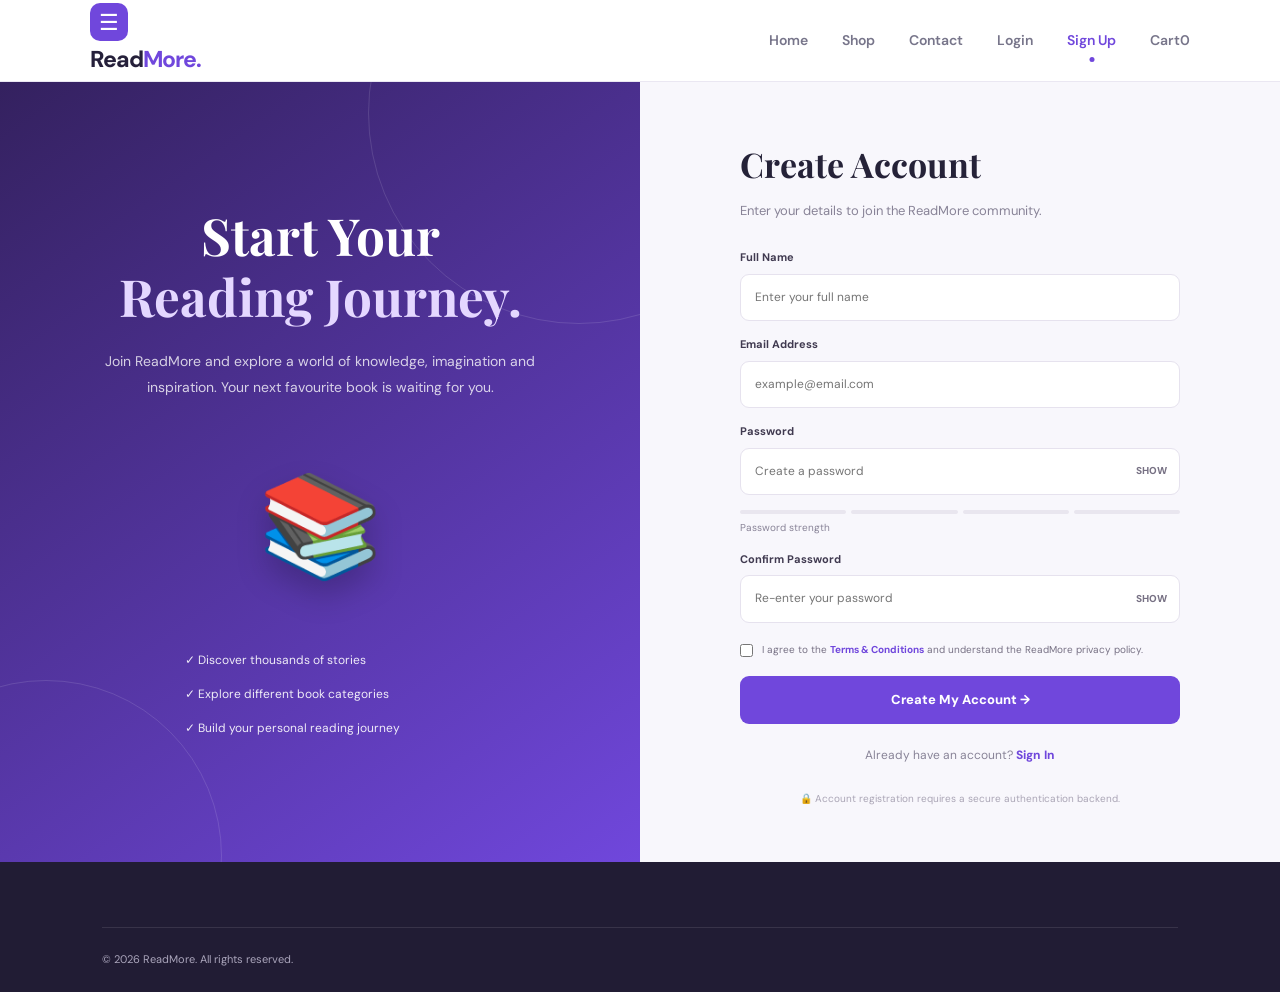
<file: signup.html>
<!DOCTYPE html>
<html lang="en">

<head>
    <meta charset="UTF-8">
    <meta name="viewport" content="width=device-width, initial-scale=1.0">

    <meta name="description" content="Create your ReadMore bookstore account.">

    <title>Create Account | ReadMore</title>

    <link rel="preconnect" href="https://fonts.googleapis.com">
    <link rel="preconnect" href="https://fonts.gstatic.com" crossorigin>

    <link href="https://fonts.googleapis.com/css2?family=DM+Sans:wght@400;500;600;700;800&family=Playfair+Display:wght@600;700;800&display=swap" rel="stylesheet">

    <link rel="stylesheet" href="style.css">

    <style>

        /* SIGNUP PAGE */

        .signup-page {
            min-height: 85vh;
            display: grid;
            grid-template-columns: 1fr 1fr;
            background: #f8f7fc;
        }

        /* LEFT SIDE */

        .signup-visual {
            background: linear-gradient(145deg, #34215f, #7047dc);
            color: white;
            padding: 65px 55px;
            display: flex;
            justify-content: center;
            align-items: center;
            text-align: center;
            position: relative;
            overflow: hidden;
        }

        .signup-visual::before,
        .signup-visual::after {
            content: "";
            position: absolute;
            border: 1px solid rgba(255,255,255,0.12);
            border-radius: 50%;
        }

        .signup-visual::before {
            width: 420px;
            height: 420px;
            top: -180px;
            right: -150px;
        }

        .signup-visual::after {
            width: 350px;
            height: 350px;
            bottom: -170px;
            left: -130px;
        }

        .signup-visual-content {
            position: relative;
            z-index: 1;
            max-width: 430px;
        }

        .signup-visual h1 {
            font-family: 'Playfair Display', serif;
            font-size: clamp(35px, 4vw, 53px);
            line-height: 1.2;
            margin-bottom: 20px;
        }

        .signup-visual h1 span {
            color: #e4d7ff;
        }

        .signup-visual p {
            color: rgba(255,255,255,0.78);
            font-size: 14px;
            line-height: 1.9;
        }

        .signup-illustration {
            margin: 45px auto;
            font-size: 100px;
            filter: drop-shadow(0 15px 15px rgba(0,0,0,0.2));
        }

        .signup-benefits {
            display: flex;
            flex-direction: column;
            gap: 15px;
            text-align: left;
            max-width: 270px;
            margin: 0 auto;
        }

        .signup-benefits span {
            font-size: 12px;
            color: rgba(255,255,255,0.9);
        }

        /* RIGHT SIDE */

        .signup-form-section {
            display: flex;
            align-items: center;
            justify-content: center;
            padding: 55px 35px;
        }

        .signup-card {
            width: 100%;
            max-width: 440px;
        }

        .signup-heading {
            margin-bottom: 27px;
        }

        .signup-heading h2 {
            font-family: 'Playfair Display', serif;
            font-size: 34px;
            color: #252238;
            margin-bottom: 9px;
        }

        .signup-heading p {
            font-size: 13px;
            color: #888397;
            line-height: 1.7;
        }

        .signup-form {
            display: flex;
            flex-direction: column;
            gap: 15px;
        }

        .signup-field {
            display: flex;
            flex-direction: column;
            gap: 7px;
        }

        .signup-field label {
            font-size: 11px;
            font-weight: 700;
            color: #403a50;
        }

        .signup-input-wrapper {
            position: relative;
        }

        .signup-input-wrapper input {
            width: 100%;
            padding: 13px 14px;
            border: 1px solid #e6e2ee;
            border-radius: 9px;
            background: white;
            outline: none;
            font-family: 'DM Sans', sans-serif;
            font-size: 12px;
            transition: 0.3s;
        }

        .signup-input-wrapper input:focus {
            border-color: #7047dc;
            box-shadow: 0 0 0 3px rgba(112,71,220,0.08);
        }

        .signup-password-input {
            padding-right: 60px !important;
        }

        .signup-toggle {
            position: absolute;
            right: 13px;
            top: 50%;
            transform: translateY(-50%);
            border: none;
            background: none;
            color: #777184;
            font-size: 10px;
            font-weight: 800;
            cursor: pointer;
        }

        /* PASSWORD STRENGTH */

        .password-strength {
            margin-top: 8px;
        }

        .strength-bars {
            display: flex;
            gap: 5px;
            margin-bottom: 6px;
        }

        .strength-bars span {
            flex: 1;
            height: 4px;
            background: #e9e6ef;
            border-radius: 10px;
            transition: 0.3s;
        }

        .strength-label {
            font-size: 10px;
            color: #888397;
        }

        /* TERMS */

        .signup-terms {
            display: flex;
            align-items: flex-start;
            gap: 9px;
            margin: 3px 0;
        }

        .signup-terms input {
            margin-top: 3px;
            accent-color: #7047dc;
            flex-shrink: 0;
        }

        .signup-terms label {
            font-size: 10px;
            line-height: 1.7;
            color: #777184;
        }

        .signup-terms a {
            color: #7047dc;
            font-weight: 700;
        }

        /* BUTTON */

        .signup-submit {
            width: 100%;
            padding: 14px;
            border: none;
            border-radius: 9px;
            background: #7047dc;
            color: white;
            font-family: 'DM Sans', sans-serif;
            font-size: 13px;
            font-weight: 800;
            cursor: pointer;
            transition: 0.3s;
        }

        .signup-submit:hover {
            background: #5733bd;
            transform: translateY(-2px);
            box-shadow: 0 8px 20px rgba(112,71,220,0.2);
        }

        .signup-submit:disabled {
            opacity: 0.6;
            cursor: not-allowed;
            transform: none;
        }

        /* MESSAGE */

        .signup-message {
            display: none;
            padding: 11px 13px;
            border-radius: 8px;
            font-size: 11px;
            line-height: 1.6;
        }

        .signup-message.show {
            display: block;
        }

        .signup-message.error {
            background: #fff0f0;
            color: #c53e3e;
        }

        .signup-message.success {
            background: #e8f8ef;
            color: #168653;
        }

        .signup-login-link {
            text-align: center;
            margin-top: 22px;
            font-size: 12px;
            color: #888397;
        }

        .signup-login-link a {
            color: #7047dc;
            font-weight: 800;
        }

        .signup-security {
            margin-top: 25px;
            text-align: center;
            font-size: 10px;
            color: #aaa5b5;
        }

        /* RESPONSIVE */

        @media (max-width: 900px) {

            .signup-page {
                grid-template-columns: 1fr;
            }

            .signup-visual {
                padding: 50px 25px;
            }

            .signup-visual h1 {
                font-size: 37px;
            }

            .signup-illustration {
                margin: 25px auto;
                font-size: 75px;
            }

            .signup-form-section {
                padding: 50px 25px;
            }

        }

        @media (max-width: 480px) {

            .signup-visual {
                padding: 40px 20px;
            }

            .signup-visual h1 {
                font-size: 31px;
            }

            .signup-form-section {
                padding: 40px 20px;
            }

            .signup-heading h2 {
                font-size: 29px;
            }

        }

    </style>

</head>


<body>

    <!-- NAVIGATION -->

    <header class="navbar">

        <div class="logo">

            <a href="index.html">

                <span class="logo-icon">☰</span>

                <span class="logo-text">
                    Read<b>More.</b>
                </span>

            </a>

        </div>


        <nav class="nav-links">

            <a href="index.html">Home</a>

            <a href="shop.html">Shop</a>

            <a href="contact.html">Contact</a>

            <a href="login.html">Login</a>

            <a href="signup.html" class="active">Sign Up</a>

            <a href="cart.html" class="cart-link">
                Cart <span class="cart-count" id="cartCount">0</span>
            </a>

        </nav>

    </header>


    <!-- SIGNUP PAGE -->

    <main class="signup-page">

        <!-- LEFT VISUAL -->

        <section class="signup-visual">

            <div class="signup-visual-content">

                <h1>
                    Start Your
                    <span>Reading Journey.</span>
                </h1>

                <p>
                    Join ReadMore and explore a world of
                    knowledge, imagination and inspiration.
                    Your next favourite book is waiting for you.
                </p>


                <div class="signup-illustration">
                    📚
                </div>


                <div class="signup-benefits">

                    <span>✓ Discover thousands of stories</span>

                    <span>✓ Explore different book categories</span>

                    <span>✓ Build your personal reading journey</span>

                </div>

            </div>

        </section>


        <!-- REGISTRATION FORM -->

        <section class="signup-form-section">

            <div class="signup-card">

                <div class="signup-heading">

                    <h2>Create Account</h2>

                    <p>
                        Enter your details to join the ReadMore community.
                    </p>

                </div>


                <form class="signup-form" id="signupForm">

                    <!-- FULL NAME -->

                    <div class="signup-field">

                        <label for="fullName">Full Name</label>

                        <div class="signup-input-wrapper">

                            <input
                                type="text"
                                id="fullName"
                                name="fullName"
                                placeholder="Enter your full name"
                                autocomplete="name"
                                maxlength="80"
                                required
                            >

                        </div>

                    </div>


                    <!-- EMAIL -->

                    <div class="signup-field">

                        <label for="email">Email Address</label>

                        <div class="signup-input-wrapper">

                            <input
                                type="email"
                                id="email"
                                name="email"
                                placeholder="example@email.com"
                                autocomplete="email"
                                maxlength="254"
                                required
                            >

                        </div>

                    </div>


                    <!-- PASSWORD -->

                    <div class="signup-field">

                        <label for="password">Password</label>

                        <div class="signup-input-wrapper">

                            <input
                                type="password"
                                id="password"
                                name="password"
                                class="signup-password-input"
                                placeholder="Create a password"
                                autocomplete="new-password"
                                minlength="8"
                                required
                            >

                            <button
                                type="button"
                                class="signup-toggle"
                                data-target="password"
                            >
                                SHOW
                            </button>

                        </div>


                        <div class="password-strength">

                            <div class="strength-bars">

                                <span></span>
                                <span></span>
                                <span></span>
                                <span></span>

                            </div>

                            <p class="strength-label" id="strengthLabel">
                                Password strength
                            </p>

                        </div>

                    </div>


                    <!-- CONFIRM PASSWORD -->

                    <div class="signup-field">

                        <label for="confirmPassword">
                            Confirm Password
                        </label>

                        <div class="signup-input-wrapper">

                            <input
                                type="password"
                                id="confirmPassword"
                                name="confirmPassword"
                                class="signup-password-input"
                                placeholder="Re-enter your password"
                                autocomplete="new-password"
                                required
                            >

                            <button
                                type="button"
                                class="signup-toggle"
                                data-target="confirmPassword"
                            >
                                SHOW
                            </button>

                        </div>

                    </div>


                    <!-- TERMS -->

                    <div class="signup-terms">

                        <input
                            type="checkbox"
                            id="terms"
                            required
                        >

                        <label for="terms">

                            I agree to the
                            <a href="#" id="termsLink">Terms & Conditions</a>
                            and understand the ReadMore privacy policy.

                        </label>

                    </div>


                    <!-- MESSAGE -->

                    <div
                        class="signup-message"
                        id="signupMessage"
                        role="status"
                        aria-live="polite"
                    ></div>


                    <!-- BUTTON -->

                    <button
                        type="submit"
                        class="signup-submit"
                    >
                        Create My Account →
                    </button>

                </form>


                <!-- LOGIN LINK -->

                <p class="signup-login-link">

                    Already have an account?

                    <a href="login.html">
                        Sign In
                    </a>

                </p>


                <p class="signup-security">
                    🔒 Account registration requires a secure authentication backend.
                </p>

            </div>

        </section>

    </main>


    <!-- FOOTER -->

    <footer class="footer">

        <div class="footer-bottom">

            <p>
                © <span id="currentYear"></span>
                ReadMore. All rights reserved.
            </p>

        </div>

    </footer>


    <script>

        /* CURRENT YEAR */

        document.getElementById("currentYear").textContent =
            new Date().getFullYear();


        /* CART COUNT */

        function updateCartCount() {

            try {

                const cart = JSON.parse(
                    localStorage.getItem("readmore-cart")
                ) || [];

                const count = cart.reduce(
                    (total, item) =>
                        total + (Number(item.quantity) || 0),
                    0
                );

                document.getElementById("cartCount").textContent =
                    count;

            } catch (error) {

                document.getElementById("cartCount").textContent = "0";

            }

        }


        /* SHOW / HIDE PASSWORD */

        document.querySelectorAll(".signup-toggle")
            .forEach(button => {

                button.addEventListener("click", () => {

                    const target = document.getElementById(
                        button.dataset.target
                    );

                    const isPassword =
                        target.type === "password";

                    target.type = isPassword
                        ? "text"
                        : "password";

                    button.textContent = isPassword
                        ? "HIDE"
                        : "SHOW";

                });

            });


        /* PASSWORD STRENGTH */

        const passwordInput =
            document.getElementById("password");

        const strengthBars =
            document.querySelectorAll(".strength-bars span");

        const strengthLabel =
            document.getElementById("strengthLabel");


        passwordInput.addEventListener("input", () => {

            const password = passwordInput.value;

            let score = 0;

            if (password.length >= 8) score++;

            if (/[a-z]/.test(password) && /[A-Z]/.test(password)) {
                score++;
            }

            if (/[0-9]/.test(password)) score++;

            if (/[^A-Za-z0-9]/.test(password)) score++;


            const labels = [
                "Password strength",
                "Weak password",
                "Fair password",
                "Good password",
                "Strong password"
            ];


            strengthBars.forEach((bar, index) => {

                bar.style.background =
                    index < score
                        ? (
                            score <= 1
                                ? "#e05252"
                                : score === 2
                                    ? "#e5a33b"
                                    : "#20a36a"
                        )
                        : "#e9e6ef";

            });


            strengthLabel.textContent =
                password.length === 0
                    ? labels[0]
                    : labels[score];

        });


        /* MESSAGE */

        function showSignupMessage(message, type) {

            const messageBox =
                document.getElementById("signupMessage");

            messageBox.textContent = message;

            messageBox.className =
                "signup-message show " + type;

        }


        /* SIGNUP FORM */

        document.getElementById("signupForm")
            .addEventListener("submit", event => {

                event.preventDefault();


                const fullName = document
                    .getElementById("fullName")
                    .value.trim();

                const email = document
                    .getElementById("email")
                    .value.trim();

                const password = passwordInput.value;

                const confirmPassword = document
                    .getElementById("confirmPassword")
                    .value;

                const termsAccepted =
                    document.getElementById("terms").checked;


                if (!fullName || !email || !password || !confirmPassword) {

                    showSignupMessage(
                        "Please complete all required fields.",
                        "error"
                    );

                    return;

                }


                if (password.length < 8) {

                    showSignupMessage(
                        "Password must contain at least 8 characters.",
                        "error"
                    );

                    return;

                }


                if (password !== confirmPassword) {

                    showSignupMessage(
                        "Passwords do not match. Please try again.",
                        "error"
                    );

                    return;

                }


                if (!termsAccepted) {

                    showSignupMessage(
                        "Please accept the Terms & Conditions.",
                        "error"
                    );

                    return;

                }


                /*
                    Registration backend is not connected yet.

                    Never store user passwords in LocalStorage.

                    A real registration system needs secure
                    authentication and server-side validation.
                */


                showSignupMessage(
                    "Your registration form is ready. Connect an authentication backend to create your account securely.",
                    "error"
                );

            });


        /* TERMS NOTICE */

        document.getElementById("termsLink")
            .addEventListener("click", event => {

                event.preventDefault();

                alert(
                    "Terms & Conditions and the Privacy Policy will be published here."
                );

            });


        /* INITIALIZE */

        updateCartCount();

    </script>

</body>

</html>
</file>
<file: style.css>
/* =========================================
   READMORE BOOKSTORE
   COMPLETE WEBSITE STYLESHEET
   ========================================= */


/* =========================================
   01. GOOGLE FONTS & ROOT VARIABLES
   ========================================= */

:root {

    --primary: #7047dc;
    --primary-dark: #5632bb;
    --primary-light: #eee8ff;

    --secondary: #25203a;

    --text: #252238;
    --text-light: #77758a;

    --background: #ffffff;
    --background-light: #f8f7fc;

    --border: #eae7f2;

    --success: #16a36a;
    --danger: #e05252;

    --shadow: 0 12px 35px rgba(49, 34, 91, 0.08);

    --radius: 16px;

    --transition: all 0.3s ease;

}


* {
    margin: 0;
    padding: 0;
    box-sizing: border-box;
}


html {
    scroll-behavior: smooth;
    scroll-padding-top: 90px;
}


body {

    font-family: 'DM Sans', sans-serif;

    color: var(--text);

    background: var(--background);

    line-height: 1.6;

    overflow-x: hidden;

}


button,
input,
select,
textarea {
    font: inherit;
}


button {
    cursor: pointer;
}


button:disabled {
    opacity: 0.5;
    cursor: not-allowed;
}


a {
    text-decoration: none;
    color: inherit;
}


img {
    max-width: 100%;
    display: block;
}


::selection {
    background: var(--primary);
    color: white;
}


:focus-visible {
    outline: 3px solid rgba(112, 71, 220, 0.35);
    outline-offset: 3px;
}


/* =========================================
   02. COMMON COMPONENTS
   ========================================= */

.eyebrow {

    display: inline-block;

    color: var(--primary);

    font-size: 12px;

    font-weight: 800;

    letter-spacing: 2px;

    margin-bottom: 14px;

}


.primary-btn {

    display: inline-flex;

    align-items: center;

    justify-content: center;

    gap: 10px;

    padding: 14px 25px;

    background: var(--primary);

    color: white;

    border: none;

    border-radius: 10px;

    font-size: 14px;

    font-weight: 700;

    transition: var(--transition);

}


.primary-btn:hover {

    background: var(--primary-dark);

    transform: translateY(-3px);

    box-shadow: 0 10px 25px rgba(112, 71, 220, 0.25);

}


.section-heading {
    text-align: center;
    margin-bottom: 45px;
}


.section-heading h2 {

    font-family: 'Playfair Display', serif;

    font-size: clamp(30px, 4vw, 43px);

    margin-bottom: 12px;

}


.section-heading h2 span {
    color: var(--primary);
}


.section-heading p {
    color: var(--text-light);
    font-size: 15px;
}


/* =========================================
   03. NAVIGATION BAR
   ========================================= */

.navbar {

    width: 100%;

    min-height: 82px;

    padding: 0 7%;

    display: flex;

    align-items: center;

    justify-content: space-between;

    background: rgba(255, 255, 255, 0.96);

    border-bottom: 1px solid var(--border);

    position: sticky;

    top: 0;

    z-index: 1000;

    backdrop-filter: blur(15px);

}


.logo {

    display: flex;

    align-items: center;

    gap: 10px;

    flex-shrink: 0;

}


.logo-icon {

    width: 38px;

    height: 38px;

    display: grid;

    place-items: center;

    background: var(--primary);

    color: white;

    border-radius: 10px;

    font-size: 22px;

}


.logo-text {

    font-size: 23px;

    font-weight: 800;

    color: var(--secondary);

    letter-spacing: -1px;

}


.logo-text b {
    color: var(--primary);
}


.nav-links {

    display: flex;

    align-items: center;

    gap: 34px;

}


.nav-links a {

    font-size: 14px;

    font-weight: 600;

    color: var(--text-light);

    transition: var(--transition);

    position: relative;

}


.nav-links a:hover,
.nav-links a.active {
    color: var(--primary);
}


.nav-links a.active::after {

    content: "";

    width: 5px;

    height: 5px;

    background: var(--primary);

    border-radius: 50%;

    position: absolute;

    bottom: -10px;

    left: 50%;

    transform: translateX(-50%);

}


.nav-actions {

    display: flex;

    align-items: center;

    gap: 20px;

}


.login-link {

    font-size: 14px;

    font-weight: 700;

    color: var(--text);

    transition: var(--transition);

}


.login-link:hover {
    color: var(--primary);
}


.signup-btn {

    padding: 11px 18px;

    background: var(--primary);

    color: white;

    border-radius: 9px;

    font-size: 13px;

    font-weight: 700;

    transition: var(--transition);

}


.signup-btn:hover {

    background: var(--primary-dark);

    transform: translateY(-2px);

}


.signup-btn span {
    margin-left: 5px;
}


.cart-link {

    position: relative;

    font-size: 23px;

    display: inline-flex;

    align-items: center;

    justify-content: center;

    width: 40px;

    height: 40px;

}


.cart-badge {

    position: absolute;

    top: -3px;

    right: -5px;

    min-width: 19px;

    height: 19px;

    padding: 0 4px;

    background: var(--primary);

    color: white;

    border-radius: 50px;

    display: grid;

    place-items: center;

    font-size: 10px;

    font-weight: 800;

}


/* =========================================
   04. HOME PAGE HERO
   ========================================= */

.hero {

    min-height: 620px;

    padding: 85px 9%;

    display: grid;

    grid-template-columns: 1.1fr 0.9fr;

    align-items: center;

    gap: 60px;

    background:

        radial-gradient(
            circle at 85% 20%,
            #e9e0ff 0,
            transparent 32%
        ),

        linear-gradient(
            120deg,
            #faf9ff,
            #f1edff
        );

    overflow: hidden;

}


.hero-content {
    max-width: 620px;
}


.hero-content h1 {

    font-family: 'Playfair Display', serif;

    font-size: clamp(42px, 5vw, 67px);

    line-height: 1.13;

    color: var(--secondary);

    margin-bottom: 23px;

}


.hero-content h1 span {
    color: var(--primary);
}


.hero-content p {

    max-width: 520px;

    font-size: 16px;

    color: var(--text-light);

    line-height: 1.9;

    margin-bottom: 30px;

}


.hero-buttons {

    display: flex;

    align-items: center;

    gap: 15px;

    flex-wrap: wrap;

}


.hero-image,
.hero-visual {

    min-height: 420px;

    position: relative;

    display: flex;

    align-items: center;

    justify-content: center;

}


.hero-book {

    width: 220px;

    height: 310px;

    background: linear-gradient(145deg, #875ff0, #4524a6);

    border-radius: 5px 14px 14px 5px;

    box-shadow: 25px 30px 55px rgba(52, 29, 112, 0.3);

    transform: rotate(-8deg);

    display: flex;

    flex-direction: column;

    align-items: center;

    justify-content: center;

    color: white;

    text-align: center;

    padding: 25px;

    border-left: 9px solid #3b218c;

    animation: floatBook 5s ease-in-out infinite;

}


.hero-book h2 {

    font-family: 'Playfair Display', serif;

    font-size: 36px;

    line-height: 1.2;

}


.hero-book p {

    margin-top: 20px;

    color: rgba(255,255,255,0.8);

    font-size: 11px;

    letter-spacing: 2px;

}


.floating-card {

    position: absolute;

    padding: 14px 19px;

    background: white;

    border-radius: 13px;

    box-shadow: var(--shadow);

    font-size: 13px;

    font-weight: 700;

    animation: floatCard 4s ease-in-out infinite;

}


.floating-card.one {
    top: 15%;
    right: 0;
}


.floating-card.two {
    bottom: 15%;
    left: 0;
}


/* =========================================
   05. HOME TRUST SECTION
   ========================================= */

.trust-section {

    padding: 55px 8%;

    display: grid;

    grid-template-columns: repeat(3, 1fr);

    gap: 30px;

    border-bottom: 1px solid var(--border);

}


.trust-item {

    display: flex;

    align-items: center;

    justify-content: center;

    gap: 16px;

}


.trust-icon {

    width: 55px;

    height: 55px;

    background: var(--primary-light);

    border-radius: 14px;

    display: grid;

    place-items: center;

    font-size: 24px;

}


.trust-item h3 {
    font-size: 15px;
    margin-bottom: 3px;
}


.trust-item p {
    font-size: 12px;
    color: var(--text-light);
}


/* =========================================
   06. CATEGORY SECTION
   ========================================= */

.categories-section {

    padding: 90px 8%;

    background: var(--background-light);

}


.category-grid {

    display: grid;

    grid-template-columns: repeat(4, 1fr);

    gap: 22px;

}


.category-card {

    min-height: 190px;

    padding: 28px 20px;

    border-radius: 17px;

    background: white;

    border: 1px solid var(--border);

    text-align: center;

    transition: var(--transition);

}


.category-card:hover {

    transform: translateY(-8px);

    box-shadow: var(--shadow);

    border-color: var(--primary);

}


.category-icon {

    font-size: 38px;

    margin-bottom: 14px;

}


.category-card h3 {

    font-size: 17px;

    margin-bottom: 5px;

}


.category-card p {

    color: var(--text-light);

    font-size: 13px;

}


/* =========================================
   07. FEATURED BANNER
   ========================================= */

.featured-banner {

    margin: 80px 8%;

    padding: 55px 7%;

    border-radius: 22px;

    background: linear-gradient(
        120deg,
        #7047dc,
        #40218f
    );

    color: white;

    display: flex;

    align-items: center;

    justify-content: space-between;

    gap: 30px;

    overflow: hidden;

}


.featured-banner h2 {

    font-family: 'Playfair Display', serif;

    font-size: clamp(27px, 4vw, 42px);

    line-height: 1.25;

    margin-bottom: 15px;

}


.featured-banner p {

    font-size: 14px;

    color: rgba(255,255,255,0.8);

}


.featured-banner .primary-btn {

    background: white;

    color: var(--primary);

    flex-shrink: 0;

}


.featured-banner .primary-btn:hover {
    background: #eee8ff;
}


/* =========================================
   08. SHOP PAGE HERO
   ========================================= */

.shop-hero {

    min-height: 340px;

    padding: 65px 9%;

    background:

        radial-gradient(
            circle at 80% 25%,
            #e7ddff,
            transparent 30%
        ),

        linear-gradient(
            120deg,
            #faf9ff,
            #f0ebff
        );

    display: flex;

    align-items: center;

    justify-content: space-between;

    overflow: hidden;

}


.shop-hero-content {
    max-width: 580px;
}


.shop-hero h1,
.cart-hero h1 {

    font-family: 'Playfair Display', serif;

    font-size: clamp(38px, 5vw, 55px);

    line-height: 1.15;

    color: var(--secondary);

    margin-bottom: 17px;

}


.shop-hero h1 span,
.cart-hero h1 span {
    color: var(--primary);
}


.shop-hero p,
.cart-hero p {

    font-size: 15px;

    color: var(--text-light);

    max-width: 500px;

}


.shop-breadcrumb {

    display: flex;

    align-items: center;

    gap: 9px;

    margin-top: 22px;

    font-size: 13px;

    color: var(--text-light);

}


.shop-breadcrumb a {
    color: var(--primary);
    font-weight: 700;
}


.shop-hero-visual {

    width: 300px;

    height: 240px;

    position: relative;

    display: flex;

    align-items: center;

    justify-content: center;

}


.shop-circle {

    width: 210px;

    height: 210px;

    background: #e0d4ff;

    border-radius: 50%;

    position: absolute;

}


.shop-book-illustration {

    width: 130px;

    height: 180px;

    position: relative;

    z-index: 1;

    background: linear-gradient(
        145deg,
        #8e68ef,
        #4625a7
    );

    border-left: 8px solid #352079;

    border-radius: 4px 10px 10px 4px;

    box-shadow: 18px 20px 35px rgba(51, 30, 103, 0.25);

    display: flex;

    flex-direction: column;

    justify-content: center;

    align-items: center;

    color: white;

    transform: rotate(-9deg);

}


.shop-book-illustration span {
    font-size: 12px;
    letter-spacing: 3px;
}


.shop-book-illustration strong {

    font-family: 'Playfair Display', serif;

    font-size: 27px;

}


.shop-book-illustration small {

    font-size: 7px;

    letter-spacing: 1px;

    margin-top: 12px;

}


.shop-hero-star {

    position: absolute;

    right: 20px;

    top: 20px;

    font-size: 40px;

    color: var(--primary);

}


/* =========================================
   09. SHOP CONTAINER
   ========================================= */

.shop-container {

    padding: 75px 8% 95px;

}


.shop-heading {

    display: flex;

    align-items: flex-end;

    justify-content: space-between;

    gap: 20px;

    margin-bottom: 35px;

}


.shop-heading h2 {

    font-family: 'Playfair Display', serif;

    font-size: 38px;

    margin-bottom: 8px;

}


.shop-heading h2 span {
    color: var(--primary);
}


.shop-heading p {

    color: var(--text-light);

    font-size: 14px;

}


.shop-result-count {

    color: var(--text-light);

    font-size: 13px;

    background: var(--background-light);

    padding: 11px 17px;

    border-radius: 9px;

    white-space: nowrap;

}


.shop-result-count span {

    color: var(--primary);

    font-weight: 800;

}


/* =========================================
   10. SEARCH AND SORT TOOLBAR
   ========================================= */

.shop-toolbar {

    display: flex;

    align-items: center;

    justify-content: space-between;

    gap: 20px;

    margin-bottom: 27px;

}


.shop-search {

    flex: 1;

    max-width: 620px;

    height: 52px;

    display: flex;

    align-items: center;

    gap: 12px;

    padding: 0 17px;

    border: 1px solid var(--border);

    border-radius: 11px;

    background: white;

    transition: var(--transition);

}


.shop-search:focus-within {

    border-color: var(--primary);

    box-shadow: 0 0 0 4px rgba(112, 71, 220, 0.08);

}


.shop-search > span {

    font-size: 26px;

    color: var(--primary);

}


.shop-search input {

    flex: 1;

    min-width: 0;

    border: none;

    outline: none;

    font-size: 13px;

    color: var(--text);

}


.shop-search input::placeholder {
    color: #aaa6b7;
}


#clearSearch {

    display: none;

    border: none;

    background: transparent;

    color: var(--text-light);

    font-size: 16px;

}


.shop-sort {

    display: flex;

    align-items: center;

    gap: 10px;

    font-size: 13px;

    color: var(--text-light);

}


.shop-sort select {

    padding: 13px 15px;

    border: 1px solid var(--border);

    background: white;

    border-radius: 9px;

    outline: none;

    color: var(--text);

    font-size: 13px;

    cursor: pointer;

}


.shop-sort select:focus {
    border-color: var(--primary);
}


/* =========================================
   11. CATEGORY FILTER BUTTONS
   ========================================= */

.category-filter {

    display: flex;

    align-items: center;

    gap: 12px;

    flex-wrap: wrap;

    margin-bottom: 38px;

}


.filter-btn {

    padding: 11px 19px;

    border: 1px solid var(--border);

    border-radius: 30px;

    background: white;

    color: var(--text-light);

    font-size: 13px;

    font-weight: 700;

    transition: var(--transition);

}


.filter-btn:hover {

    border-color: var(--primary);

    color: var(--primary);

}


.filter-btn.active {

    background: var(--primary);

    border-color: var(--primary);

    color: white;

    box-shadow: 0 5px 15px rgba(112, 71, 220, 0.18);

}


/* =========================================
   12. SHOP BOOK GRID
   ========================================= */

.shop-book-grid {

    display: grid;

    grid-template-columns: repeat(4, minmax(0, 1fr));

    gap: 25px;

}


.shop-book-card {

    background: white;

    border: 1px solid var(--border);

    border-radius: 15px;

    overflow: hidden;

    transition: var(--transition);

    min-width: 0;

}


.shop-book-card:hover {

    transform: translateY(-7px);

    box-shadow: var(--shadow);

    border-color: #d6c9ff;

}


.shop-book-cover-wrapper {

    height: 235px;

    padding: 20px;

    background: #f4f1fb;

    position: relative;

    display: flex;

    justify-content: center;

    align-items: center;

    overflow: hidden;

}


.book-cover {

    width: 135px;

    height: 185px;

    border-radius: 3px 8px 8px 3px;

    border-left: 7px solid rgba(0,0,0,0.18);

    box-shadow: 12px 15px 25px rgba(35, 23, 64, 0.18);

    display: flex;

    align-items: center;

    justify-content: center;

    padding: 14px;

    text-align: center;

    color: white;

    transition: var(--transition);

    overflow: hidden;

}


.shop-book-card:hover .book-cover {

    transform: rotate(-3deg) scale(1.04);

}


.book-cover img {

    width: 100%;

    height: 100%;

    object-fit: cover;

}


.book-cover-title {

    font-family: 'Playfair Display', serif;

    font-size: 17px;

    font-weight: 700;

    line-height: 1.35;

    overflow-wrap: anywhere;

}


.shop-book-category {

    position: absolute;

    top: 13px;

    left: 13px;

    padding: 6px 11px;

    background: white;

    color: var(--primary);

    border-radius: 20px;

    font-size: 10px;

    font-weight: 800;

    text-transform: uppercase;

    letter-spacing: 0.5px;

}


.shop-book-info {
    padding: 19px;
}


.shop-book-title {

    font-family: 'Playfair Display', serif;

    font-size: 17px;

    line-height: 1.4;

    margin-bottom: 5px;

    min-height: 48px;

}


.shop-book-author {

    font-size: 12px;

    color: var(--text-light);

    margin-bottom: 16px;

}


.shop-book-price-row {

    margin-bottom: 15px;

}


.shop-book-price {

    font-size: 17px;

    font-weight: 800;

    color: var(--primary);

}


.shop-book-actions {

    display: grid;

    grid-template-columns: 1fr 1fr;

    gap: 8px;

}


.book-details-btn,
.book-add-btn {

    min-height: 40px;

    border-radius: 8px;

    font-size: 11px;

    font-weight: 700;

    transition: var(--transition);

    padding: 7px;

}


.book-details-btn {

    background: white;

    border: 1px solid var(--border);

    color: var(--text);

}


.book-details-btn:hover {

    border-color: var(--primary);

    color: var(--primary);

}


.book-add-btn {

    border: 1px solid var(--primary);

    background: var(--primary);

    color: white;

}


.book-add-btn:hover {

    background: var(--primary-dark);

}


.book-add-btn:disabled {
    background: #aaa;
    border-color: #aaa;
}


/* =========================================
   13. EMPTY SHOP STATE
   ========================================= */

.shop-empty {

    text-align: center;

    padding: 75px 20px;

    background: var(--background-light);

    border-radius: 18px;

}


.shop-empty[hidden],
.empty-cart[hidden],
.cart-layout[hidden] {
    display: none !important;
}


.empty-icon {

    font-size: 55px;

    margin-bottom: 15px;

}


.shop-empty h3 {

    font-family: 'Playfair Display', serif;

    font-size: 27px;

    margin-bottom: 10px;

}


.shop-empty p {

    color: var(--text-light);

    font-size: 14px;

    max-width: 420px;

    margin: 0 auto 22px;

}


/* =========================================
   14. BOOK DETAILS MODAL
   ========================================= */

.book-modal {

    position: fixed;

    inset: 0;

    z-index: 2000;

    display: none;

    align-items: center;

    justify-content: center;

    padding: 20px;

}


.book-modal.active {
    display: flex;
}


.book-modal-overlay {

    position: absolute;

    inset: 0;

    background: rgba(24, 18, 43, 0.7);

    backdrop-filter: blur(5px);

}


.book-modal-content {

    width: 100%;

    max-width: 750px;

    position: relative;

    z-index: 1;

    display: grid;

    grid-template-columns: 0.8fr 1.2fr;

    gap: 35px;

    padding: 40px;

    background: white;

    border-radius: 20px;

    box-shadow: 0 25px 70px rgba(0,0,0,0.2);

    animation: modalAppear 0.3s ease;

}


.modal-close {

    position: absolute;

    top: 16px;

    right: 18px;

    width: 35px;

    height: 35px;

    border: none;

    background: var(--background-light);

    border-radius: 50%;

    font-size: 16px;

    color: var(--text);

    transition: var(--transition);

}


.modal-close:hover {

    background: var(--primary);

    color: white;

}


.modal-book-image {

    min-height: 300px;

    background: linear-gradient(145deg, #7047dc, #34206f);

    border-radius: 12px;

    display: flex;

    align-items: center;

    justify-content: center;

    padding: 20px;

    color: white;

    text-align: center;

    font-family: 'Playfair Display', serif;

    font-size: 25px;

    box-shadow: inset 8px 0 rgba(0,0,0,0.15);

    overflow: hidden;

}


.modal-book-image img {

    width: 100%;

    height: 100%;

    min-height: 300px;

    object-fit: cover;

}


.modal-book-info {

    display: flex;

    flex-direction: column;

    justify-content: center;

}


.book-category {

    color: var(--primary);

    font-size: 11px;

    font-weight: 800;

    letter-spacing: 1.5px;

    text-transform: uppercase;

    margin-bottom: 12px;

}


.modal-book-info h2 {

    font-family: 'Playfair Display', serif;

    font-size: 30px;

    line-height: 1.25;

    margin-bottom: 10px;

}


.modal-author {

    color: var(--text-light);

    font-size: 13px;

    margin-bottom: 20px;

}


.modal-description {

    font-size: 13px;

    line-height: 1.8;

    color: var(--text-light);

    margin-bottom: 20px;

}


.modal-price-row {

    color: var(--primary);

    font-size: 24px;

    margin-bottom: 10px;

}


.modal-stock {

    font-size: 12px;

    color: var(--success);

    margin-bottom: 20px;

}


/* =========================================
   15. SHOP BOTTOM BANNER
   ========================================= */

.shop-bottom-banner {

    margin: 0 8% 85px;

    padding: 50px 6%;

    border-radius: 20px;

    background: linear-gradient(
        120deg,
        #25203a,
        #49327c
    );

    color: white;

    display: flex;

    align-items: center;

    justify-content: space-between;

    gap: 25px;

}


.shop-bottom-banner .eyebrow {
    color: #c9b8ff;
}


.shop-bottom-banner h2 {

    font-family: 'Playfair Display', serif;

    font-size: clamp(28px, 4vw, 40px);

    line-height: 1.25;

    margin-bottom: 13px;

}


.shop-bottom-banner p {

    color: rgba(255,255,255,0.75);

    font-size: 13px;

}


.shop-bottom-banner .primary-btn {
    flex-shrink: 0;
}


/* =========================================
   16. CART PAGE HERO
   ========================================= */

.cart-hero {

    min-height: 300px;

    padding: 60px 9%;

    background:

        radial-gradient(
            circle at 85% 25%,
            #e6ddff,
            transparent 30%
        ),

        linear-gradient(
            120deg,
            #faf9ff,
            #f0ebff
        );

    display: flex;

    align-items: center;

    justify-content: space-between;

    overflow: hidden;

}


.cart-hero-icon {

    width: 160px;

    height: 160px;

    background: #e2d7ff;

    border-radius: 50%;

    display: grid;

    place-items: center;

    font-size: 65px;

    position: relative;

}


.cart-hero-icon span {

    position: absolute;

    right: 0;

    top: 0;

    color: var(--primary);

    font-size: 35px;

}


/* =========================================
   17. CART MAIN CONTAINER
   ========================================= */

.cart-container {

    padding: 75px 8% 85px;

}


.cart-heading {

    display: flex;

    align-items: center;

    justify-content: space-between;

    gap: 20px;

    margin-bottom: 35px;

}


.cart-heading h2 {

    font-family: 'Playfair Display', serif;

    font-size: 38px;

    margin-bottom: 5px;

}


.cart-heading h2 span {
    color: var(--primary);
}


.cart-heading p {

    color: var(--text-light);

    font-size: 13px;

}


.clear-cart-btn {

    border: 1px solid #f0d4d4;

    background: white;

    color: var(--danger);

    padding: 11px 18px;

    border-radius: 9px;

    font-size: 12px;

    font-weight: 700;

    transition: var(--transition);

}


.clear-cart-btn:hover {

    background: #fff0f0;

    border-color: var(--danger);

}


/* =========================================
   18. CART LAYOUT
   ========================================= */

.cart-layout {

    display: grid;

    grid-template-columns: minmax(0, 1fr) 330px;

    align-items: start;

    gap: 35px;

}


.cart-items-section {

    background: white;

    border: 1px solid var(--border);

    border-radius: 15px;

    overflow: hidden;

}


.cart-table-heading {

    display: grid;

    grid-template-columns: minmax(0, 1fr) 105px 115px 110px;

    gap: 10px;

    padding: 20px;

    background: var(--background-light);

    color: var(--text-light);

    font-size: 10px;

    font-weight: 800;

    letter-spacing: 1px;

}


.cart-table-heading span:nth-child(n+2) {
    text-align: center;
}


.cart-item {

    display: grid;

    grid-template-columns: minmax(0, 1fr) 105px 115px 110px;

    align-items: center;

    gap: 10px;

    padding: 22px 20px;

    border-bottom: 1px solid var(--border);

}


.cart-product {

    display: flex;

    align-items: center;

    gap: 14px;

    min-width: 0;

}


.cart-product-image {

    width: 65px;

    height: 85px;

    flex-shrink: 0;

    background: var(--primary-light);

    border-radius: 7px;

    overflow: hidden;

    display: grid;

    place-items: center;

    font-size: 25px;

}


.cart-product-image img {

    width: 100%;

    height: 100%;

    object-fit: cover;

}


.cart-product-info {
    min-width: 0;
}


.cart-product-info h3 {

    font-family: 'Playfair Display', serif;

    font-size: 14px;

    line-height: 1.4;

    margin-bottom: 5px;

    overflow-wrap: anywhere;

}


.cart-product-info p {

    font-size: 11px;

    color: var(--text-light);

    margin-bottom: 7px;

}


.remove-item-btn {

    background: transparent;

    border: none;

    color: var(--danger);

    font-size: 11px;

    font-weight: 700;

    transition: var(--transition);

}


.remove-item-btn:hover {
    text-decoration: underline;
}


.cart-item-price,
.cart-item-total {

    text-align: center;

    font-size: 12px;

    font-weight: 700;

    overflow-wrap: anywhere;

}


.cart-item-total {
    color: var(--primary);
}


/* =========================================
   19. QUANTITY CONTROLS
   ========================================= */

.quantity-control {

    display: flex;

    align-items: center;

    justify-content: center;

    gap: 9px;

}


.quantity-btn {

    width: 27px;

    height: 27px;

    border: 1px solid var(--border);

    border-radius: 7px;

    background: white;

    color: var(--text);

    display: grid;

    place-items: center;

    font-size: 17px;

    transition: var(--transition);

}


.quantity-btn:hover:not(:disabled) {

    background: var(--primary);

    color: white;

    border-color: var(--primary);

}


.quantity-value {

    min-width: 18px;

    text-align: center;

    font-size: 13px;

    font-weight: 800;

}


/* =========================================
   20. CONTINUE SHOPPING
   ========================================= */

.continue-shopping {

    padding: 20px;

}


.continue-shopping a {

    font-size: 13px;

    font-weight: 700;

    color: var(--primary);

}


.continue-shopping a:hover {
    text-decoration: underline;
}


/* =========================================
   21. ORDER SUMMARY
   ========================================= */

.cart-summary {

    padding: 25px;

    border: 1px solid var(--border);

    border-radius: 15px;

    background: white;

    box-shadow: var(--shadow);

    position: sticky;

    top: 105px;

}


.cart-summary h2 {

    font-family: 'Playfair Display', serif;

    font-size: 23px;

    margin-bottom: 25px;

}


.summary-item {

    display: flex;

    align-items: center;

    justify-content: space-between;

    gap: 15px;

    margin-bottom: 18px;

    font-size: 13px;

    color: var(--text-light);

}


.summary-item strong {

    color: var(--text);

    font-size: 13px;

}


.summary-divider {

    height: 1px;

    background: var(--border);

    margin: 20px 0;

}


.summary-total {

    display: flex;

    align-items: center;

    justify-content: space-between;

    gap: 15px;

    margin-bottom: 18px;

}


.summary-total span {

    font-size: 15px;

    font-weight: 800;

}


.summary-total strong {

    color: var(--primary);

    font-size: 20px;

}


.delivery-note {

    padding: 12px;

    background: var(--background-light);

    border-radius: 8px;

    font-size: 11px;

    line-height: 1.6;

    color: var(--text-light);

    margin-bottom: 20px;

}


.checkout-btn {

    width: 100%;

    padding: 15px;

    border: none;

    border-radius: 9px;

    background: var(--primary);

    color: white;

    font-size: 13px;

    font-weight: 800;

    transition: var(--transition);

}


.checkout-btn:hover {

    background: var(--primary-dark);

    transform: translateY(-2px);

}


.secure-checkout {

    display: flex;

    align-items: center;

    justify-content: center;

    gap: 8px;

    margin-top: 18px;

}


.secure-checkout span {
    font-size: 15px;
}


.secure-checkout p {

    color: var(--text-light);

    font-size: 11px;

}


.payment-info {

    margin-top: 23px;

    text-align: center;

}


.payment-info p {

    font-size: 11px;

    color: var(--text-light);

    margin-bottom: 10px;

}


.payment-icons {

    display: flex;

    justify-content: center;

    gap: 8px;

}


.payment-icons span {

    padding: 7px 10px;

    border: 1px solid var(--border);

    border-radius: 5px;

    font-size: 9px;

    font-weight: 800;

    color: var(--text-light);

}


/* =========================================
   22. EMPTY CART
   ========================================= */

.empty-cart {

    padding: 75px 20px;

    text-align: center;

    background: var(--background-light);

    border-radius: 18px;

}


.empty-cart-icon {

    width: 100px;

    height: 100px;

    margin: 0 auto 22px;

    background: var(--primary-light);

    border-radius: 50%;

    display: grid;

    place-items: center;

    font-size: 43px;

}


.empty-cart h2 {

    font-family: 'Playfair Display', serif;

    font-size: 30px;

    margin-bottom: 10px;

}


.empty-cart p {

    max-width: 430px;

    margin: 0 auto 25px;

    color: var(--text-light);

    font-size: 14px;

}


/* =========================================
   23. CART BENEFITS
   ========================================= */

.cart-benefits {

    padding: 0 8% 85px;

    display: grid;

    grid-template-columns: repeat(3, 1fr);

    gap: 20px;

}


.benefit-card {

    display: flex;

    align-items: center;

    gap: 15px;

    padding: 23px;

    background: var(--background-light);

    border-radius: 12px;

}


.benefit-card > span {
    font-size: 28px;
}


.benefit-card h3 {

    font-size: 14px;

    margin-bottom: 4px;

}


.benefit-card p {

    color: var(--text-light);

    font-size: 11px;

}


/* =========================================
   24. TOAST MESSAGES
   ========================================= */

.shop-toast,
.cart-toast {

    position: fixed;

    bottom: 25px;

    right: 25px;

    z-index: 3000;

    max-width: calc(100% - 40px);

    padding: 15px 22px;

    background: #25203a;

    color: white;

    border-radius: 10px;

    font-size: 13px;

    font-weight: 600;

    box-shadow: 0 10px 30px rgba(0,0,0,0.2);

    opacity: 0;

    visibility: hidden;

    transform: translateY(20px);

    transition: var(--transition);

}


.shop-toast.show,
.cart-toast.show {

    opacity: 1;

    visibility: visible;

    transform: translateY(0);

}


/* =========================================
   25. FOOTER
   ========================================= */

.footer {

    background: #211c34;

    color: white;

    padding: 65px 8% 0;

}


.footer-main {

    display: grid;

    grid-template-columns: 1.5fr 1fr 1fr 1fr;

    gap: 45px;

    padding-bottom: 50px;

}


.footer-brand .logo {
    margin-bottom: 20px;
}


.footer-brand .logo-text {
    color: white;
}


.footer-brand p {

    max-width: 280px;

    color: #aaa5bb;

    font-size: 13px;

    line-height: 1.8;

}


.footer-column {

    display: flex;

    flex-direction: column;

    gap: 13px;

}


.footer-column h3 {

    font-size: 14px;

    margin-bottom: 8px;

}


.footer-column a {

    color: #aaa5bb;

    font-size: 12px;

    transition: var(--transition);

}


.footer-column a:hover {
    color: white;
    transform: translateX(4px);
}


.footer-bottom {

    min-height: 65px;

    border-top: 1px solid rgba(255,255,255,0.1);

    display: flex;

    align-items: center;

    justify-content: space-between;

    gap: 15px;

    color: #aaa5bb;

    font-size: 11px;

}


/* =========================================
   26. ANIMATIONS
   ========================================= */

@keyframes floatBook {

    0%, 100% {
        transform: translateY(0) rotate(-8deg);
    }

    50% {
        transform: translateY(-13px) rotate(-5deg);
    }

}


@keyframes floatCard {

    0%, 100% {
        transform: translateY(0);
    }

    50% {
        transform: translateY(-9px);
    }

}


@keyframes modalAppear {

    from {
        opacity: 0;
        transform: translateY(20px) scale(0.97);
    }

    to {
        opacity: 1;
        transform: translateY(0) scale(1);
    }

}


/* =========================================
   27. RESPONSIVE - TABLETS
   ========================================= */

@media (max-width: 1050px) {


    .navbar {
        padding: 0 4%;
    }


    .hero {
        padding: 75px 6%;
        gap: 35px;
    }


    .shop-container,
    .cart-container {
        padding-left: 5%;
        padding-right: 5%;
    }


    .shop-book-grid {
        grid-template-columns: repeat(3, minmax(0, 1fr));
    }


    .cart-layout {
        grid-template-columns: minmax(0, 1fr) 290px;
        gap: 20px;
    }


    .cart-item,
    .cart-table-heading {
        grid-template-columns: minmax(0, 1fr) 85px 100px 90px;
        padding-left: 15px;
        padding-right: 15px;
    }


    .footer-main {
        gap: 25px;
    }

}


/* =========================================
   28. RESPONSIVE - SMALL TABLETS
   ========================================= */

@media (max-width: 768px) {


    .navbar {

        min-height: 75px;

        padding: 12px 5%;

        flex-wrap: wrap;

        gap: 13px;

    }


    .logo-text {
        font-size: 21px;
    }


    .nav-links {
        order: 3;
        width: 100%;
        justify-content: center;
        gap: 25px;
        padding: 8px 0 3px;
    }


    .nav-links a {
        font-size: 12px;
    }


    .nav-actions {
        gap: 12px;
    }


    .signup-btn {
        padding: 9px 12px;
        font-size: 11px;
    }


    .login-link {
        font-size: 12px;
    }


    .hero {

        grid-template-columns: 1fr;

        text-align: center;

        padding: 65px 7%;

    }


    .hero-content {
        margin: 0 auto;
    }


    .hero-content p {
        margin-left: auto;
        margin-right: auto;
    }


    .hero-buttons {
        justify-content: center;
    }


    .hero-image,
    .hero-visual {
        min-height: 330px;
    }


    .hero-book {
        width: 180px;
        height: 260px;
    }


    .trust-section {
        grid-template-columns: 1fr;
        gap: 22px;
    }


    .trust-item {
        justify-content: flex-start;
        max-width: 320px;
        margin: 0 auto;
        width: 100%;
    }


    .category-grid {
        grid-template-columns: repeat(2, 1fr);
    }


    .featured-banner {
        margin: 55px 5%;
        padding: 40px 7%;
    }


    .shop-hero,
    .cart-hero {
        padding: 55px 6%;
    }


    .shop-hero-visual {
        width: 210px;
        flex-shrink: 0;
    }


    .shop-circle {
        width: 170px;
        height: 170px;
    }


    .shop-book-illustration {
        width: 105px;
        height: 150px;
    }


    .shop-heading h2,
    .cart-heading h2 {
        font-size: 31px;
    }


    .shop-book-grid {
        grid-template-columns: repeat(2, minmax(0, 1fr));
        gap: 17px;
    }


    .shop-book-cover-wrapper {
        height: 210px;
    }


    .book-cover {
        width: 120px;
        height: 165px;
    }


    .shop-book-info {
        padding: 14px;
    }


    .shop-book-actions {
        grid-template-columns: 1fr;
    }


    .shop-bottom-banner {
        margin: 0 5% 60px;
        padding: 38px 6%;
    }


    .cart-layout {
        grid-template-columns: 1fr;
    }


    .cart-summary {
        position: static;
    }


    .cart-benefits {
        grid-template-columns: 1fr;
    }


    .footer-main {
        grid-template-columns: repeat(2, 1fr);
    }

}


/* =========================================
   29. RESPONSIVE - MOBILE
   ========================================= */

@media (max-width: 520px) {


    .navbar {
        padding: 12px 4%;
    }


    .logo-icon {
        width: 33px;
        height: 33px;
        font-size: 19px;
    }


    .logo-text {
        font-size: 19px;
    }


    .nav-actions {
        gap: 9px;
    }


    .signup-btn {
        padding: 8px 10px;
    }


    .cart-link {
        width: 30px;
        height: 35px;
        font-size: 21px;
    }


    .nav-links {
        gap: 19px;
    }


    .hero {
        padding: 55px 6%;
    }


    .hero-content h1 {
        font-size: 42px;
    }


    .hero-content p {
        font-size: 14px;
    }


    .hero-image,
    .hero-visual {
        min-height: 290px;
    }


    .hero-book {
        width: 155px;
        height: 225px;
    }


    .floating-card {
        font-size: 10px;
        padding: 10px 12px;
    }


    .section-heading h2 {
        font-size: 30px;
    }


    .categories-section {
        padding: 65px 5%;
    }


    .category-grid {
        gap: 12px;
    }


    .category-card {
        min-height: 155px;
        padding: 20px 10px;
    }


    .category-icon {
        font-size: 30px;
    }


    .category-card h3 {
        font-size: 14px;
    }


    .category-card p {
        font-size: 11px;
    }


    .featured-banner {
        flex-direction: column;
        align-items: flex-start;
        margin: 40px 4%;
        padding: 32px 7%;
    }


    .shop-hero {
        min-height: 300px;
        padding: 45px 6%;
    }


    .shop-hero-visual {
        display: none;
    }


    .shop-hero h1,
    .cart-hero h1 {
        font-size: 39px;
    }


    .shop-hero p,
    .cart-hero p {
        font-size: 13px;
    }


    .shop-container {
        padding: 55px 4% 65px;
    }


    .shop-heading {
        align-items: flex-start;
        flex-direction: column;
        gap: 13px;
    }


    .shop-heading h2 {
        font-size: 30px;
    }


    .shop-toolbar {
        flex-direction: column;
        align-items: stretch;
    }


    .shop-search {
        max-width: none;
        width: 100%;
    }


    .shop-sort {
        justify-content: space-between;
    }


    .shop-sort select {
        flex: 1;
        max-width: 220px;
    }


    .category-filter {
        gap: 8px;
    }


    .filter-btn {
        padding: 9px 13px;
        font-size: 11px;
    }


    .shop-book-grid {
        grid-template-columns: repeat(2, minmax(0, 1fr));
        gap: 12px;
    }


    .shop-book-cover-wrapper {
        height: 175px;
        padding: 12px;
    }


    .book-cover {
        width: 100px;
        height: 140px;
    }


    .book-cover-title {
        font-size: 13px;
    }


    .shop-book-category {
        font-size: 8px;
        padding: 5px 8px;
    }


    .shop-book-info {
        padding: 12px 10px;
    }


    .shop-book-title {
        font-size: 14px;
        min-height: 40px;
    }


    .shop-book-author {
        font-size: 10px;
    }


    .shop-book-price {
        font-size: 14px;
    }


    .book-details-btn,
    .book-add-btn {
        font-size: 10px;
        min-height: 36px;
    }


    .shop-bottom-banner {
        flex-direction: column;
        align-items: flex-start;
        padding: 32px 7%;
    }


    .shop-bottom-banner h2 {
        font-size: 29px;
    }


    .cart-hero {
        min-height: 260px;
        padding: 45px 6%;
    }


    .cart-hero-icon {
        display: none;
    }


    .cart-container {
        padding: 55px 4% 65px;
    }


    .cart-heading {
        align-items: flex-start;
    }


    .cart-heading h2 {
        font-size: 30px;
    }


    .clear-cart-btn {
        padding: 9px 11px;
        font-size: 10px;
    }


    .cart-table-heading {
        display: none;
    }


    .cart-item {
        grid-template-columns: minmax(0, 1fr) 75px;
        gap: 13px;
        padding: 17px 13px;
    }


    .cart-product {
        grid-column: 1 / 3;
    }


    .cart-product-image {
        width: 58px;
        height: 75px;
    }


    .cart-item-price {
        text-align: left;
        font-size: 11px;
    }


    .quantity-control {
        justify-content: flex-end;
    }


    .cart-item-total {
        grid-column: 1 / 2;
        text-align: left;
    }


    .continue-shopping {
        padding: 17px 13px;
    }


    .cart-summary {
        padding: 20px;
    }


    .cart-benefits {
        padding: 0 4% 60px;
    }


    .benefit-card {
        padding: 17px;
    }


    .book-modal {
        padding: 12px;
    }


    .book-modal-content {
        max-height: 90vh;
        overflow-y: auto;
        grid-template-columns: 1fr;
        gap: 20px;
        padding: 25px 20px;
    }


    .modal-book-image {
        min-height: 180px;
        max-height: 200px;
    }


    .modal-book-image img {
        min-height: 180px;
        max-height: 200px;
    }


    .modal-book-info h2 {
        font-size: 25px;
    }


    .footer {
        padding: 45px 6% 0;
    }


    .footer-main {
        grid-template-columns: repeat(2, 1fr);
        gap: 35px 20px;
    }


    .footer-brand {
        grid-column: 1 / 3;
    }


    .footer-bottom {
        padding: 18px 0;
        flex-direction: column;
        text-align: center;
        gap: 8px;
    }


}


/* =========================================
   30. EXTRA SMALL MOBILE
   ========================================= */

@media (max-width: 360px) {


    .shop-book-grid {
        grid-template-columns: 1fr;
    }


    .shop-book-cover-wrapper {
        height: 230px;
    }


    .book-cover {
        width: 135px;
        height: 185px;
    }


    .shop-book-actions {
        grid-template-columns: 1fr 1fr;
    }


    .nav-links {
        gap: 13px;
    }


    .nav-links a {
        font-size: 11px;
    }


    .login-link {
        display: none;
    }


}


/* =========================================
   31. ACCESSIBILITY
   ========================================= */

@media (prefers-reduced-motion: reduce) {

    *,
    *::before,
    *::after {

        scroll-behavior: auto !important;

        animation-duration: 0.01ms !important;

        animation-iteration-count: 1 !important;

        transition-duration: 0.01ms !important;

    }

}
</file>
